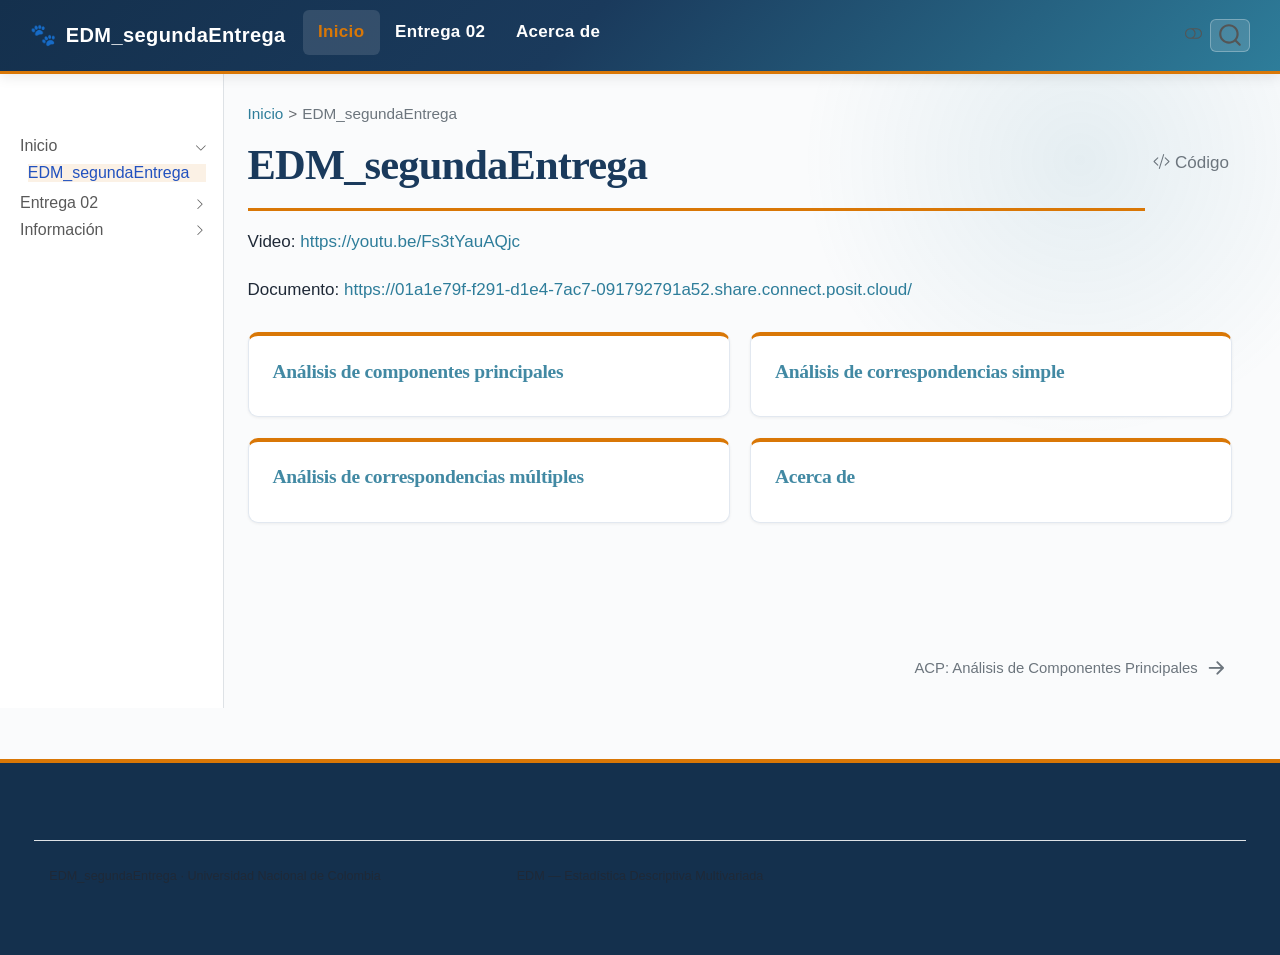
<file: index.html>
<!DOCTYPE html>
<html xmlns="http://www.w3.org/1999/xhtml" lang="es" xml:lang="es"><head>

<meta charset="utf-8">
<meta name="generator" content="quarto-1.10.19">

<meta name="viewport" content="width=device-width, initial-scale=1.0, user-scalable=yes">


<title>EDM_segundaEntrega</title>
<style>
/* Default styles provided by pandoc.
** See https://pandoc.org/MANUAL.html#variables-for-html for config info.
*/
span.smallcaps{font-variant: small-caps;}
div.columns{display: flex; gap: 1.5em;}
div.column{flex: auto;}
@media screen {
div.columns{gap: min(4vw, 1.5em);}
div.column{overflow-x: auto;}
}
div.hanging-indent{margin-left: 1.5em; text-indent: -1.5em;}
ul.task-list{list-style: none;}
ul.task-list li input[type="checkbox"] {
  width: 0.8em;
  margin: 0 0.8em 0.2em -1em; /* quarto-specific, see https://github.com/quarto-dev/quarto-cli/issues/4556 */ 
  vertical-align: middle;
}
/* CSS for syntax highlighting */
html { -webkit-text-size-adjust: 100%; }
pre > code.sourceCode { white-space: pre; position: relative; }
pre > code.sourceCode > span { display: inline-block; line-height: 1.25; }
pre > code.sourceCode > span:empty { height: 1.2em; }
.sourceCode { overflow: visible; }
code.sourceCode > span { color: inherit; text-decoration: inherit; }
div.sourceCode { margin: 1em 0; }
pre.sourceCode { margin: 0; }
@media screen {
div.sourceCode { overflow: auto; }
}
@media print {
pre > code.sourceCode { white-space: pre-wrap; }
pre > code.sourceCode > span { text-indent: -5em; padding-left: 5em; }
}
pre.numberSource code
  { counter-reset: source-line 0; }
pre.numberSource code > span
  { position: relative; left: -4em; counter-increment: source-line; }
pre.numberSource code > span > a:first-child::before
  { content: counter(source-line);
    position: relative; left: -1em; text-align: right; vertical-align: baseline;
    border: none; display: inline-block;
    -webkit-touch-callout: none; -webkit-user-select: none;
    -khtml-user-select: none; -moz-user-select: none;
    -ms-user-select: none; user-select: none;
    padding: 0 4px; width: 4em;
  }
pre.numberSource { margin-left: 3em;  padding-left: 4px; }
div.sourceCode
  {   }
@media screen {
pre > code.sourceCode > span > a:first-child::before { text-decoration: underline; }
}
</style>


<script src="site_libs/quarto-nav/quarto-nav.js"></script>
<script src="site_libs/clipboard/clipboard.min.js"></script>
<script src="site_libs/quarto-search/autocomplete.umd.js"></script>
<script src="site_libs/quarto-search/fuse.min.js"></script>
<script src="site_libs/quarto-search/quarto-search.js"></script>
<meta name="quarto:offset" content="./">
<link href="./entregas/PCA.html" rel="next">
<script src="site_libs/quarto-html/quarto.js" type="module"></script>
<script src="site_libs/quarto-html/tabsets/tabsets.js" type="module"></script>
<script src="site_libs/quarto-html/popper.min.js"></script>
<script src="site_libs/quarto-html/tippy.umd.min.js"></script>
<script src="site_libs/quarto-html/anchor.min.js"></script>
<link href="site_libs/quarto-html/tippy.css" rel="stylesheet">
<link href="site_libs/quarto-html/quarto-syntax-highlighting-5c1318cf63eba56dbef7ba16bc7d56f5.css" rel="stylesheet" class="quarto-color-scheme" id="quarto-text-highlighting-styles">
<link href="site_libs/quarto-html/quarto-syntax-highlighting-dark-6453f418aeef366c23116eb9cb0b6816.css" rel="stylesheet" class="quarto-color-scheme quarto-color-alternate" id="quarto-text-highlighting-styles">
<link href="site_libs/quarto-html/quarto-syntax-highlighting-5c1318cf63eba56dbef7ba16bc7d56f5.css" rel="stylesheet" class="quarto-color-scheme-extra" id="quarto-text-highlighting-styles">
<script src="site_libs/bootstrap/bootstrap.min.js"></script>
<link href="site_libs/bootstrap/bootstrap-icons.css" rel="stylesheet">
<link href="site_libs/bootstrap/bootstrap-74d19e79992467fccd1882236d97e988.min.css" rel="stylesheet" append-hash="true" class="quarto-color-scheme" id="quarto-bootstrap" data-mode="light">
<link href="site_libs/bootstrap/bootstrap-dark-070e54764458ee5734a9f7e2965ee2d2.min.css" rel="stylesheet" append-hash="true" class="quarto-color-scheme quarto-color-alternate" id="quarto-bootstrap" data-mode="dark">
<link href="site_libs/bootstrap/bootstrap-74d19e79992467fccd1882236d97e988.min.css" rel="stylesheet" append-hash="true" class="quarto-color-scheme-extra" id="quarto-bootstrap" data-mode="light">
<script id="quarto-search-options" type="application/json">{
  "location": "navbar",
  "copy-button": false,
  "collapse-after": 3,
  "panel-placement": "end",
  "type": "overlay",
  "limit": 30,
  "keyboard-shortcut": [
    "f",
    "/",
    "s"
  ],
  "show-item-context": true,
  "language": {
    "search-no-results-text": "No se han encontrado resultados",
    "search-matching-documents-text": "documentos encontrados",
    "search-copy-link-title": "Copiar el enlace en la búsqueda",
    "search-hide-matches-text": "Ocultar resultados adicionales",
    "search-more-match-text": "resultado adicional en este documento",
    "search-more-matches-text": "resultados adicionales en este documento",
    "search-clear-button-title": "Borrar",
    "search-text-placeholder": "",
    "search-detached-cancel-button-title": "Cancelar",
    "search-submit-button-title": "Enviar",
    "search-label": "Buscar"
  }
}</script>
<style>html{ scroll-behavior: smooth; }</style>
<meta name="author" content="Jared Mijail Ramírez Escalante, María Paula Silva Capera">
<meta name="keywords" content="PetFinder, adopción de mascotas, EDM, R, Quarto">


<link rel="stylesheet" href="styles.css">
</head>

<body class="nav-sidebar docked nav-fixed fullcontent quarto-light"><script id="quarto-html-before-body" type="application/javascript">
    const toggleBodyColorMode = (bsSheetEl) => {
      const mode = bsSheetEl.getAttribute("data-mode");
      const bodyEl = window.document.querySelector("body");
      if (mode === "dark") {
        bodyEl.classList.add("quarto-dark");
        bodyEl.classList.remove("quarto-light");
      } else {
        bodyEl.classList.add("quarto-light");
        bodyEl.classList.remove("quarto-dark");
      }
    }
    const toggleBodyColorPrimary = () => {
      const bsSheetEl = window.document.querySelector("link#quarto-bootstrap:not([rel=disabled-stylesheet])");
      if (bsSheetEl) {
        toggleBodyColorMode(bsSheetEl);
      }
    }
    const setColorSchemeToggle = (alternate) => {
      const toggles = window.document.querySelectorAll('.quarto-color-scheme-toggle');
      for (let i=0; i < toggles.length; i++) {
        const toggle = toggles[i];
        if (toggle) {
          if (alternate) {
            toggle.classList.add("alternate");
          } else {
            toggle.classList.remove("alternate");
          }
        }
      }
    };
    const toggleColorMode = (alternate) => {
      // Switch the stylesheets
      const primaryStylesheets = window.document.querySelectorAll('link.quarto-color-scheme:not(.quarto-color-alternate)');
      const alternateStylesheets = window.document.querySelectorAll('link.quarto-color-scheme.quarto-color-alternate');
      manageTransitions('#quarto-margin-sidebar .nav-link', false);
      if (alternate) {
        // note: dark is layered on light, we don't disable primary!
        enableStylesheet(alternateStylesheets);
        for (const sheetNode of alternateStylesheets) {
          if (sheetNode.id === "quarto-bootstrap") {
            toggleBodyColorMode(sheetNode);
          }
        }
      } else {
        disableStylesheet(alternateStylesheets);
        enableStylesheet(primaryStylesheets)
        toggleBodyColorPrimary();
      }
      manageTransitions('#quarto-margin-sidebar .nav-link', true);
      // Switch the toggles
      setColorSchemeToggle(alternate)
      // Hack to workaround the fact that safari doesn't
      // properly recolor the scrollbar when toggling (#1455)
      if (navigator.userAgent.indexOf('Safari') > 0 && navigator.userAgent.indexOf('Chrome') == -1) {
        manageTransitions("body", false);
        window.scrollTo(0, 1);
        setTimeout(() => {
          window.scrollTo(0, 0);
          manageTransitions("body", true);
        }, 40);
      }
    }
    const disableStylesheet = (stylesheets) => {
      for (let i=0; i < stylesheets.length; i++) {
        const stylesheet = stylesheets[i];
        stylesheet.rel = 'disabled-stylesheet';
      }
    }
    const enableStylesheet = (stylesheets) => {
      for (let i=0; i < stylesheets.length; i++) {
        const stylesheet = stylesheets[i];
        if(stylesheet.rel !== 'stylesheet') { // for Chrome, which will still FOUC without this check
          stylesheet.rel = 'stylesheet';
        }
      }
    }
    const manageTransitions = (selector, allowTransitions) => {
      const els = window.document.querySelectorAll(selector);
      for (let i=0; i < els.length; i++) {
        const el = els[i];
        if (allowTransitions) {
          el.classList.remove('notransition');
        } else {
          el.classList.add('notransition');
        }
      }
    }
    const isFileUrl = () => {
      return window.location.protocol === 'file:';
    }
    const hasAlternateSentinel = () => {
      let styleSentinel = getColorSchemeSentinel();
      if (styleSentinel !== null) {
        return styleSentinel === "alternate";
      } else {
        return false;
      }
    }
    const setStyleSentinel = (alternate) => {
      const value = alternate ? "alternate" : "default";
      if (!isFileUrl()) {
        window.localStorage.setItem("quarto-color-scheme", value);
      } else {
        localAlternateSentinel = value;
      }
    }
    const getColorSchemeSentinel = () => {
      if (!isFileUrl()) {
        const storageValue = window.localStorage.getItem("quarto-color-scheme");
        return storageValue != null ? storageValue : localAlternateSentinel;
      } else {
        return localAlternateSentinel;
      }
    }
    const toggleGiscusIfUsed = (isAlternate, darkModeDefault) => {
      const baseTheme = document.querySelector('#giscus-base-theme')?.value ?? 'light';
      const alternateTheme = document.querySelector('#giscus-alt-theme')?.value ?? 'dark';
      let newTheme = '';
      if(authorPrefersDark) {
        newTheme = isAlternate ? baseTheme : alternateTheme;
      } else {
        newTheme = isAlternate ? alternateTheme : baseTheme;
      }
      const changeGiscusTheme = () => {
        // From: https://github.com/giscus/giscus/issues/336
        const sendMessage = (message) => {
          const iframe = document.querySelector('iframe.giscus-frame');
          if (!iframe) return;
          iframe.contentWindow.postMessage({ giscus: message }, 'https://giscus.app');
        }
        sendMessage({
          setConfig: {
            theme: newTheme
          }
        });
      }
      const isGiscussLoaded = window.document.querySelector('iframe.giscus-frame') !== null;
      if (isGiscussLoaded) {
        changeGiscusTheme();
      }
    };
    const authorPrefersDark = false;
    const darkModeDefault = authorPrefersDark;
      document.querySelector('link#quarto-text-highlighting-styles.quarto-color-scheme-extra').rel = 'disabled-stylesheet';
      document.querySelector('link#quarto-bootstrap.quarto-color-scheme-extra').rel = 'disabled-stylesheet';
    let localAlternateSentinel = darkModeDefault ? 'alternate' : 'default';
    // Dark / light mode switch
    window.quartoToggleColorScheme = () => {
      // Read the current dark / light value
      let toAlternate = !hasAlternateSentinel();
      toggleColorMode(toAlternate);
      setStyleSentinel(toAlternate);
      toggleGiscusIfUsed(toAlternate, darkModeDefault);
      window.dispatchEvent(new Event('resize'));
    };
    // Switch to dark mode if need be
    if (hasAlternateSentinel()) {
      toggleColorMode(true);
    } else {
      toggleColorMode(false);
    }
  </script>

<div id="quarto-search-results"></div>
  <header id="quarto-header" class="headroom fixed-top">
    <nav class="navbar navbar-expand-lg " data-bs-theme="dark">
      <div class="navbar-container container-fluid">
      <div class="navbar-brand-container mx-auto">
    <a class="navbar-brand" href="./index.html">
    <span class="navbar-title">EDM_segundaEntrega</span>
    </a>
  </div>
            <div id="quarto-search" class="" title="Buscar"></div>
          <button class="navbar-toggler" type="button" data-bs-toggle="collapse" data-bs-target="#navbarCollapse" aria-controls="navbarCollapse" role="menu" aria-expanded="false" aria-label="Navegación de palanca" onclick="if (window.quartoToggleHeadroom) { window.quartoToggleHeadroom(); }">
  <span class="navbar-toggler-icon"></span>
</button>
          <div class="collapse navbar-collapse" id="navbarCollapse">
            <ul class="navbar-nav navbar-nav-scroll me-auto">
  <li class="nav-item">
    <a class="nav-link active" href="./index.html" aria-current="page"> 
<span class="menu-text">Inicio</span></a>
  </li>  
  <li class="nav-item dropdown ">
    <a class="nav-link dropdown-toggle" href="#" id="nav-menu-entrega-02" role="link" data-bs-toggle="dropdown" aria-expanded="false">
 <span class="menu-text">Entrega 02</span>
    </a>
    <ul class="dropdown-menu" aria-labelledby="nav-menu-entrega-02">    
        <li>
    <a class="dropdown-item" href="./entregas/PCA.html">
 <span class="dropdown-text">Análisis de Componentes Principales</span></a>
  </li>  
        <li>
    <a class="dropdown-item" href="./entregas/ACS.html">
 <span class="dropdown-text">Análisis de Correspondencias Simple</span></a>
  </li>  
        <li>
    <a class="dropdown-item" href="./entregas/ACM.html">
 <span class="dropdown-text">Análisis de Correspondencias Múltiples</span></a>
  </li>  
    </ul>
  </li>
  <li class="nav-item">
    <a class="nav-link" href="./about.html"> 
<span class="menu-text">Acerca de</span></a>
  </li>  
</ul>
          </div> <!-- /navcollapse -->
            <div class="quarto-navbar-tools">
  <a href="" class="quarto-color-scheme-toggle quarto-navigation-tool  px-1" onclick="window.quartoToggleColorScheme(); return false;" title="Alternar modo oscuro"><i class="bi"></i></a>
</div>
      </div> <!-- /container-fluid -->
    </nav>
  <nav class="quarto-secondary-nav">
    <div class="container-fluid d-flex">
      <button type="button" class="quarto-btn-toggle btn" data-bs-toggle="collapse" role="button" data-bs-target=".quarto-sidebar-collapse-item" aria-controls="quarto-sidebar" aria-expanded="false" aria-label="Alternar barra lateral" onclick="if (window.quartoToggleHeadroom) { window.quartoToggleHeadroom(); }">
        <i class="bi bi-layout-text-sidebar-reverse"></i>
      </button>
        <nav class="quarto-page-breadcrumbs" aria-label="breadcrumb"><ol class="breadcrumb"><li class="breadcrumb-item"><a href="./index.html">Inicio</a></li><li class="breadcrumb-item"><a href="./index.html">EDM_segundaEntrega</a></li></ol></nav>
        <a class="flex-grow-1" role="navigation" data-bs-toggle="collapse" data-bs-target=".quarto-sidebar-collapse-item" aria-controls="quarto-sidebar" aria-expanded="false" aria-label="Alternar barra lateral" onclick="if (window.quartoToggleHeadroom) { window.quartoToggleHeadroom(); }">      
        </a>
      <button type="button" class="btn quarto-search-button" aria-label="Buscar" onclick="window.quartoOpenSearch();">
        <i class="bi bi-search"></i>
      </button>
    </div>
  </nav>
</header>
<!-- content -->
<div id="quarto-content" class="quarto-container page-columns page-rows-contents page-layout-article page-navbar">
<!-- sidebar -->
  <nav id="quarto-sidebar" class="sidebar collapse collapse-horizontal quarto-sidebar-collapse-item sidebar-navigation docked overflow-auto">
        <div class="mt-2 flex-shrink-0 align-items-center">
        <div class="sidebar-search">
        <div id="quarto-search" class="" title="Buscar"></div>
        </div>
        </div>
    <div class="sidebar-menu-container"> 
    <ul class="list-unstyled mt-1">
        <li class="sidebar-item sidebar-item-section">
      <div class="sidebar-item-container"> 
            <a class="sidebar-item-text sidebar-link text-start" data-bs-toggle="collapse" data-bs-target="#quarto-sidebar-section-1" role="navigation" aria-expanded="true">
 <span class="menu-text">Inicio</span></a>
          <a class="sidebar-item-toggle text-start" data-bs-toggle="collapse" data-bs-target="#quarto-sidebar-section-1" role="navigation" aria-expanded="true" aria-label="Alternar sección">
            <i class="bi bi-chevron-right ms-2"></i>
          </a> 
      </div>
      <ul id="quarto-sidebar-section-1" class="collapse list-unstyled sidebar-section depth1 show">  
          <li class="sidebar-item">
  <div class="sidebar-item-container"> 
  <a href="./index.html" class="sidebar-item-text sidebar-link active">
 <span class="menu-text">EDM_segundaEntrega</span></a>
  </div>
</li>
      </ul>
  </li>
        <li class="sidebar-item sidebar-item-section">
      <div class="sidebar-item-container"> 
            <a class="sidebar-item-text sidebar-link text-start collapsed" data-bs-toggle="collapse" data-bs-target="#quarto-sidebar-section-2" role="navigation" aria-expanded="false">
 <span class="menu-text">Entrega 02</span></a>
          <a class="sidebar-item-toggle text-start collapsed" data-bs-toggle="collapse" data-bs-target="#quarto-sidebar-section-2" role="navigation" aria-expanded="false" aria-label="Alternar sección">
            <i class="bi bi-chevron-right ms-2"></i>
          </a> 
      </div>
      <ul id="quarto-sidebar-section-2" class="collapse list-unstyled sidebar-section depth1 ">  
          <li class="sidebar-item">
  <div class="sidebar-item-container"> 
  <a href="./entregas/PCA.html" class="sidebar-item-text sidebar-link">
 <span class="menu-text">ACP: Análisis de Componentes Principales</span></a>
  </div>
</li>
          <li class="sidebar-item">
  <div class="sidebar-item-container"> 
  <a href="./entregas/ACS.html" class="sidebar-item-text sidebar-link">
 <span class="menu-text">EACS: Análisis de correspondencias simple</span></a>
  </div>
</li>
          <li class="sidebar-item">
  <div class="sidebar-item-container"> 
  <a href="./entregas/ACM.html" class="sidebar-item-text sidebar-link">
 <span class="menu-text">ACM: Análisis de correspondencias múltiples</span></a>
  </div>
</li>
      </ul>
  </li>
        <li class="sidebar-item sidebar-item-section">
      <div class="sidebar-item-container"> 
            <a class="sidebar-item-text sidebar-link text-start collapsed" data-bs-toggle="collapse" data-bs-target="#quarto-sidebar-section-3" role="navigation" aria-expanded="false">
 <span class="menu-text">Información</span></a>
          <a class="sidebar-item-toggle text-start collapsed" data-bs-toggle="collapse" data-bs-target="#quarto-sidebar-section-3" role="navigation" aria-expanded="false" aria-label="Alternar sección">
            <i class="bi bi-chevron-right ms-2"></i>
          </a> 
      </div>
      <ul id="quarto-sidebar-section-3" class="collapse list-unstyled sidebar-section depth1 ">  
          <li class="sidebar-item">
  <div class="sidebar-item-container"> 
  <a href="./about.html" class="sidebar-item-text sidebar-link">
 <span class="menu-text">Acerca de</span></a>
  </div>
</li>
      </ul>
  </li>
    </ul>
    </div>
</nav>
<div id="quarto-sidebar-glass" class="quarto-sidebar-collapse-item" data-bs-toggle="collapse" data-bs-target=".quarto-sidebar-collapse-item"></div>
<!-- margin-sidebar -->
    
<!-- main -->
<main class="content" id="quarto-document-content">


<header id="title-block-header" class="quarto-title-block default"><nav class="quarto-page-breadcrumbs quarto-title-breadcrumbs d-none d-lg-block" aria-label="breadcrumb"><ol class="breadcrumb"><li class="breadcrumb-item"><a href="./index.html">Inicio</a></li><li class="breadcrumb-item"><a href="./index.html">EDM_segundaEntrega</a></li></ol></nav>
<div class="quarto-title">
<div class="quarto-title-block"><div><h1 class="title">EDM_segundaEntrega</h1><button type="button" class="btn code-tools-button" id="quarto-code-tools-source"><i class="bi"></i> Código</button></div></div>
</div>



<div class="quarto-title-meta">

    
  
    
  </div>
  


</header>


<p>Video: <a href="https://youtu.be/Fs3tYauAQjc" class="uri">https://youtu.be/Fs3tYauAQjc</a></p>
<p>Documento: <a href="https://01a1e79f-f291-d1e4-7ac7-091792791a52.share.connect.posit.cloud/" class="uri">https://01a1e79f-f291-d1e4-7ac7-091792791a52.share.connect.posit.cloud/</a></p>
<div class="card-grid">
<section id="análisis-de-componentes-principales" class="level3 card">
<h3 class="anchored" data-anchor-id="análisis-de-componentes-principales"><a href="./entregas/PCA.html">Análisis de componentes principales</a></h3>
</section>
<section id="análisis-de-correspondencias-simple" class="level3 card">
<h3 class="anchored" data-anchor-id="análisis-de-correspondencias-simple"><a href="./entregas/ACS.html">Análisis de correspondencias simple</a></h3>
</section>
<section id="análisis-de-correspondencias-múltiples" class="level3 card">
<h3 class="anchored" data-anchor-id="análisis-de-correspondencias-múltiples"><a href="./entregas/ACM.html">Análisis de correspondencias múltiples</a></h3>
</section>
<section id="acerca-de" class="level3 card">
<h3 class="anchored" data-anchor-id="acerca-de"><a href="./about.html">Acerca de</a></h3>
</section>
</div>


<!-- -->


<a onclick="window.scrollTo(0, 0); return false;" role="button" id="quarto-back-to-top"><i class="bi bi-arrow-up"></i> Volver arriba</a></main> <!-- /main -->
<script id="quarto-html-after-body" type="application/javascript">
  window.document.addEventListener("DOMContentLoaded", function (event) {
    // Ensure there is a toggle, if there isn't float one in the top right
    if (window.document.querySelector('.quarto-color-scheme-toggle') === null) {
      const a = window.document.createElement('a');
      a.classList.add('top-right');
      a.classList.add('quarto-color-scheme-toggle');
      a.href = "";
      a.onclick = function() { try { window.quartoToggleColorScheme(); } catch {} return false; };
      const i = window.document.createElement("i");
      i.classList.add('bi');
      a.appendChild(i);
      window.document.body.appendChild(a);
    }
    setColorSchemeToggle(hasAlternateSentinel())
    const icon = "";
    const anchorJS = new window.AnchorJS();
    anchorJS.options = {
      placement: 'right',
      icon: icon
    };
    anchorJS.add('.anchored');
    const isCodeAnnotation = (el) => {
      for (const clz of el.classList) {
        if (clz.startsWith('code-annotation-')) {                     
          return true;
        }
      }
      return false;
    }
    const onCopySuccess = function(e) {
      // button target
      const button = e.trigger;
      // don't keep focus
      button.blur();
      // flash "checked"
      button.classList.add('code-copy-button-checked');
      var currentTitle = button.getAttribute("title");
      button.setAttribute("title", "Copiado");
      let tooltip;
      if (window.bootstrap) {
        button.setAttribute("data-bs-toggle", "tooltip");
        button.setAttribute("data-bs-placement", "left");
        button.setAttribute("data-bs-title", "Copiado");
        tooltip = new bootstrap.Tooltip(button, 
          { trigger: "manual", 
            customClass: "code-copy-button-tooltip",
            offset: [0, -8]});
        tooltip.show();    
      }
      setTimeout(function() {
        if (tooltip) {
          tooltip.hide();
          button.removeAttribute("data-bs-title");
          button.removeAttribute("data-bs-toggle");
          button.removeAttribute("data-bs-placement");
        }
        button.setAttribute("title", currentTitle);
        button.classList.remove('code-copy-button-checked');
      }, 1000);
      // clear code selection
      e.clearSelection();
    }
    const getTextToCopy = function(trigger) {
      const outerScaffold = trigger.parentElement.cloneNode(true);
      const codeEl = outerScaffold.querySelector('code');
      for (const childEl of codeEl.children) {
        if (isCodeAnnotation(childEl)) {
          childEl.remove();
        }
      }
      return codeEl.innerText;
    }
    const clipboard = new window.ClipboardJS('.code-copy-button:not([data-in-quarto-modal])', {
      text: getTextToCopy
    });
    clipboard.on('success', onCopySuccess);
    if (window.document.getElementById('quarto-embedded-source-code-modal')) {
      const clipboardModal = new window.ClipboardJS('.code-copy-button[data-in-quarto-modal]', {
        text: getTextToCopy,
        container: window.document.getElementById('quarto-embedded-source-code-modal')
      });
      clipboardModal.on('success', onCopySuccess);
    }
    const viewSource = window.document.getElementById('quarto-view-source') ||
                       window.document.getElementById('quarto-code-tools-source');
    if (viewSource) {
      const sourceUrl = viewSource.getAttribute("data-quarto-source-url");
      viewSource.addEventListener("click", function(e) {
        if (sourceUrl) {
          // rstudio viewer pane
          if (/\bcapabilities=\b/.test(window.location)) {
            window.open(sourceUrl);
          } else {
            window.location.href = sourceUrl;
          }
        } else {
          const modal = new bootstrap.Modal(document.getElementById('quarto-embedded-source-code-modal'));
          modal.show();
        }
        return false;
      });
    }
    function toggleCodeHandler(show) {
      return function(e) {
        const cellDetails = window.document.querySelectorAll(".cell details.code-fold");
        for (let i=0; i<cellDetails.length; i++) {
          const details = cellDetails[i];
          if (show) {
            details.open = true;
          } else {
            details.removeAttribute("open");
          }
        }
        const cellCodeDivs = window.document.querySelectorAll(".cell div.sourceCode.cell-code");
        const fromCls = show ? "hidden" : "unhidden";
        const toCls = show ? "unhidden" : "hidden";
        for (let i=0; i<cellCodeDivs.length; i++) {
          const codeDiv = cellCodeDivs[i];
          if (codeDiv.classList.contains(fromCls)) {
            codeDiv.classList.remove(fromCls);
            codeDiv.classList.add(toCls);
          } 
        }
        return false;
      }
    }
    const hideAllCode = window.document.getElementById("quarto-hide-all-code");
    if (hideAllCode) {
      hideAllCode.addEventListener("click", toggleCodeHandler(false));
    }
    const showAllCode = window.document.getElementById("quarto-show-all-code");
    if (showAllCode) {
      showAllCode.addEventListener("click", toggleCodeHandler(true));
    }
      var localhostRegex = new RegExp(/^(?:http|https):\/\/localhost\:?[0-9]*\//);
      var mailtoRegex = new RegExp(/^mailto:/);
        var filterRegex = new RegExp("https:\/\/marsilvaa\.github\.io\/EDM_PetFInders_2\/");
      var isInternal = (href) => {
          return filterRegex.test(href) || localhostRegex.test(href) || mailtoRegex.test(href);
      }
      // Inspect non-navigation links and adorn them if external
     var links = window.document.querySelectorAll('a[href]:not(.nav-link):not(.navbar-brand):not(.toc-action):not(.sidebar-link):not(.sidebar-item-toggle):not(.pagination-link):not(.no-external):not([aria-hidden]):not(.dropdown-item):not(.quarto-navigation-tool):not(.about-link)');
      for (var i=0; i<links.length; i++) {
        const link = links[i];
        if (!isInternal(link.href)) {
          // undo the damage that might have been done by quarto-nav.js in the case of
          // links that we want to consider external
          if (link.dataset.originalHref !== undefined) {
            link.href = link.dataset.originalHref;
          }
            // target, if specified
            link.setAttribute("target", "_blank");
            if (link.getAttribute("rel") === null) {
              link.setAttribute("rel", "noopener");
            }
            // default icon
            link.classList.add("external");
        }
      }
    function tippyHover(el, contentFn, onTriggerFn, onUntriggerFn) {
      const config = {
        allowHTML: true,
        maxWidth: 500,
        delay: 100,
        arrow: false,
        appendTo: function(el) {
            return el.parentElement;
        },
        interactive: true,
        interactiveBorder: 10,
        theme: 'quarto',
        placement: 'bottom-start',
      };
      if (contentFn) {
        config.content = contentFn;
      }
      if (onTriggerFn) {
        config.onTrigger = onTriggerFn;
      }
      if (onUntriggerFn) {
        config.onUntrigger = onUntriggerFn;
      }
      window.tippy(el, config); 
    }
    const noterefs = window.document.querySelectorAll('a[role="doc-noteref"]');
    for (var i=0; i<noterefs.length; i++) {
      const ref = noterefs[i];
      tippyHover(ref, function() {
        // use id or data attribute instead here
        let href = ref.getAttribute('data-footnote-href') || ref.getAttribute('href');
        try { href = new URL(href).hash; } catch {}
        const id = href.replace(/^#\/?/, "");
        const note = window.document.getElementById(id);
        if (note) {
          return note.innerHTML;
        } else {
          return "";
        }
      });
    }
    const xrefs = window.document.querySelectorAll('a.quarto-xref');
    const processXRef = (id, note) => {
      // Strip column container classes
      const stripColumnClz = (el) => {
        el.classList.remove("page-full", "page-columns");
        if (el.children) {
          for (const child of el.children) {
            stripColumnClz(child);
          }
        }
      }
      stripColumnClz(note)
      if (id === null || id.startsWith('sec-')) {
        // Special case sections, only their first couple elements
        const container = document.createElement("div");
        if (note.children && note.children.length > 2) {
          container.appendChild(note.children[0].cloneNode(true));
          for (let i = 1; i < note.children.length; i++) {
            const child = note.children[i];
            if (child.tagName === "P" && child.innerText === "") {
              continue;
            } else {
              container.appendChild(child.cloneNode(true));
              break;
            }
          }
          if (window.Quarto?.typesetMath) {
            window.Quarto.typesetMath(container);
          }
          return container.innerHTML
        } else {
          if (window.Quarto?.typesetMath) {
            window.Quarto.typesetMath(note);
          }
          return note.innerHTML;
        }
      } else {
        // Remove any anchor links if they are present
        const anchorLink = note.querySelector('a.anchorjs-link');
        if (anchorLink) {
          anchorLink.remove();
        }
        if (window.Quarto?.typesetMath) {
          window.Quarto.typesetMath(note);
        }
        if (note.classList.contains("callout")) {
          return note.outerHTML;
        } else {
          return note.innerHTML;
        }
      }
    }
    for (var i=0; i<xrefs.length; i++) {
      const xref = xrefs[i];
      tippyHover(xref, undefined, function(instance) {
        instance.disable();
        let url = xref.getAttribute('href');
        let hash = undefined; 
        if (url.startsWith('#')) {
          hash = url;
        } else {
          try { hash = new URL(url).hash; } catch {}
        }
        if (hash) {
          const id = hash.replace(/^#\/?/, "");
          const note = window.document.getElementById(id);
          if (note !== null) {
            try {
              const html = processXRef(id, note.cloneNode(true));
              instance.setContent(html);
            } finally {
              instance.enable();
              instance.show();
            }
          } else {
            // See if we can fetch this
            fetch(url.split('#')[0])
            .then(res => res.text())
            .then(html => {
              const parser = new DOMParser();
              const htmlDoc = parser.parseFromString(html, "text/html");
              const note = htmlDoc.getElementById(id);
              if (note !== null) {
                const html = processXRef(id, note);
                instance.setContent(html);
              } 
            }).finally(() => {
              instance.enable();
              instance.show();
            });
          }
        } else {
          // See if we can fetch a full url (with no hash to target)
          // This is a special case and we should probably do some content thinning / targeting
          fetch(url)
          .then(res => res.text())
          .then(html => {
            const parser = new DOMParser();
            const htmlDoc = parser.parseFromString(html, "text/html");
            const note = htmlDoc.querySelector('main.content');
            if (note !== null) {
              // This should only happen for chapter cross references
              // (since there is no id in the URL)
              // remove the first header
              if (note.children.length > 0 && note.children[0].tagName === "HEADER") {
                note.children[0].remove();
              }
              const html = processXRef(null, note);
              instance.setContent(html);
            } 
          }).finally(() => {
            instance.enable();
            instance.show();
          });
        }
      }, function(instance) {
      });
    }
        let selectedAnnoteEl;
        const selectorForAnnotation = ( cell, annotation) => {
          let cellAttr = 'data-code-cell="' + cell + '"';
          let lineAttr = 'data-code-annotation="' +  annotation + '"';
          const selector = 'span[' + cellAttr + '][' + lineAttr + ']';
          return selector;
        }
        const selectCodeLines = (annoteEl) => {
          const doc = window.document;
          const targetCell = annoteEl.getAttribute("data-target-cell");
          const targetAnnotation = annoteEl.getAttribute("data-target-annotation");
          const annoteSpan = window.document.querySelector(selectorForAnnotation(targetCell, targetAnnotation));
          const lines = annoteSpan.getAttribute("data-code-lines").split(",");
          const lineIds = lines.map((line) => {
            return targetCell + "-" + line;
          })
          let top = null;
          let height = null;
          let parent = null;
          if (lineIds.length > 0) {
              //compute the position of the single el (top and bottom and make a div)
              const el = window.document.getElementById(lineIds[0]);
              top = el.offsetTop;
              height = el.offsetHeight;
              parent = el.parentElement.parentElement;
            if (lineIds.length > 1) {
              const lastEl = window.document.getElementById(lineIds[lineIds.length - 1]);
              const bottom = lastEl.offsetTop + lastEl.offsetHeight;
              height = bottom - top;
            }
            if (top !== null && height !== null && parent !== null) {
              // cook up a div (if necessary) and position it 
              let div = window.document.getElementById("code-annotation-line-highlight");
              if (div === null) {
                div = window.document.createElement("div");
                div.setAttribute("id", "code-annotation-line-highlight");
                div.style.position = 'absolute';
                parent.appendChild(div);
              }
              div.style.top = top - 2 + "px";
              div.style.height = height + 4 + "px";
              div.style.left = 0;
              let gutterDiv = window.document.getElementById("code-annotation-line-highlight-gutter");
              if (gutterDiv === null) {
                gutterDiv = window.document.createElement("div");
                gutterDiv.setAttribute("id", "code-annotation-line-highlight-gutter");
                gutterDiv.style.position = 'absolute';
                const codeCell = window.document.getElementById(targetCell);
                const gutter = codeCell.querySelector('.code-annotation-gutter');
                gutter.appendChild(gutterDiv);
              }
              gutterDiv.style.top = top - 2 + "px";
              gutterDiv.style.height = height + 4 + "px";
            }
            selectedAnnoteEl = annoteEl;
          }
        };
        const unselectCodeLines = () => {
          const elementsIds = ["code-annotation-line-highlight", "code-annotation-line-highlight-gutter"];
          elementsIds.forEach((elId) => {
            const div = window.document.getElementById(elId);
            if (div) {
              div.remove();
            }
          });
          selectedAnnoteEl = undefined;
        };
          // Handle positioning of the toggle
      window.addEventListener(
        "resize",
        throttle(() => {
          elRect = undefined;
          if (selectedAnnoteEl) {
            selectCodeLines(selectedAnnoteEl);
          }
        }, 10)
      );
      function throttle(fn, ms) {
      let throttle = false;
      let timer;
        return (...args) => {
          if(!throttle) { // first call gets through
              fn.apply(this, args);
              throttle = true;
          } else { // all the others get throttled
              if(timer) clearTimeout(timer); // cancel #2
              timer = setTimeout(() => {
                fn.apply(this, args);
                timer = throttle = false;
              }, ms);
          }
        };
      }
        // Attach click handler to the DT
        const annoteDls = window.document.querySelectorAll('dt[data-target-cell]');
        for (const annoteDlNode of annoteDls) {
          annoteDlNode.addEventListener('click', (event) => {
            const clickedEl = event.target;
            if (clickedEl !== selectedAnnoteEl) {
              unselectCodeLines();
              const activeEl = window.document.querySelector('dt[data-target-cell].code-annotation-active');
              if (activeEl) {
                activeEl.classList.remove('code-annotation-active');
              }
              selectCodeLines(clickedEl);
              clickedEl.classList.add('code-annotation-active');
            } else {
              // Unselect the line
              unselectCodeLines();
              clickedEl.classList.remove('code-annotation-active');
            }
          });
        }
    const findCites = (el) => {
      const parentEl = el.parentElement;
      if (parentEl) {
        const cites = parentEl.dataset.cites;
        if (cites) {
          return {
            el,
            cites: cites.split(' ')
          };
        } else {
          return findCites(el.parentElement)
        }
      } else {
        return undefined;
      }
    };
    var bibliorefs = window.document.querySelectorAll('a[role="doc-biblioref"]');
    for (var i=0; i<bibliorefs.length; i++) {
      const ref = bibliorefs[i];
      const citeInfo = findCites(ref);
      if (citeInfo) {
        tippyHover(citeInfo.el, function() {
          var popup = window.document.createElement('div');
          citeInfo.cites.forEach(function(cite) {
            var citeDiv = window.document.createElement('div');
            citeDiv.classList.add('hanging-indent');
            citeDiv.classList.add('csl-entry');
            var biblioDiv = window.document.getElementById('ref-' + cite);
            if (biblioDiv) {
              citeDiv.innerHTML = biblioDiv.innerHTML;
            }
            popup.appendChild(citeDiv);
          });
          return popup.innerHTML;
        });
      }
    }
  });
  </script>
<nav class="page-navigation">
  <div class="nav-page nav-page-previous">
  </div>
  <div class="nav-page nav-page-next">
      <a href="./entregas/PCA.html" class="pagination-link" aria-label="ACP: Análisis de Componentes Principales">
        <span class="nav-page-text">ACP: Análisis de Componentes Principales</span> <i class="bi bi-arrow-right-short"></i>
      </a>
  </div>
</nav><div class="modal fade" id="quarto-embedded-source-code-modal" tabindex="-1" aria-labelledby="quarto-embedded-source-code-modal-label" aria-hidden="true"><div class="modal-dialog modal-dialog-scrollable"><div class="modal-content"><div class="modal-header"><h5 class="modal-title" id="quarto-embedded-source-code-modal-label">Ejecutar el código</h5><button class="btn-close" data-bs-dismiss="modal"></button></div><div class="modal-body"><div class="">
<div class="code-copy-outer-scaffold"><div class="sourceCode" id="cb1" data-shortcodes="false"><pre class="sourceCode markdown code-with-copy"><code class="sourceCode markdown"><span id="cb1-1"><a href="#cb1-1" aria-hidden="true" tabindex="-1"></a><span class="co">---</span></span>
<span id="cb1-2"><a href="#cb1-2" aria-hidden="true" tabindex="-1"></a><span class="an">title:</span><span class="co"> "EDM_segundaEntrega"</span></span>
<span id="cb1-3"><a href="#cb1-3" aria-hidden="true" tabindex="-1"></a><span class="an">toc:</span><span class="co"> false</span></span>
<span id="cb1-4"><a href="#cb1-4" aria-hidden="true" tabindex="-1"></a><span class="co">---</span></span>
<span id="cb1-5"><a href="#cb1-5" aria-hidden="true" tabindex="-1"></a></span>
<span id="cb1-6"><a href="#cb1-6" aria-hidden="true" tabindex="-1"></a>Video: <span class="ot">&lt;https://youtu.be/Fs3tYauAQjc&gt;</span></span>
<span id="cb1-7"><a href="#cb1-7" aria-hidden="true" tabindex="-1"></a></span>
<span id="cb1-8"><a href="#cb1-8" aria-hidden="true" tabindex="-1"></a>Documento: <span class="ot">&lt;https://01a1e79f-f291-d1e4-7ac7-091792791a52.share.connect.posit.cloud/&gt;</span></span>
<span id="cb1-9"><a href="#cb1-9" aria-hidden="true" tabindex="-1"></a></span>
<span id="cb1-10"><a href="#cb1-10" aria-hidden="true" tabindex="-1"></a>::::::: card-grid</span>
<span id="cb1-11"><a href="#cb1-11" aria-hidden="true" tabindex="-1"></a>::: card</span>
<span id="cb1-12"><a href="#cb1-12" aria-hidden="true" tabindex="-1"></a><span class="fu">### [Análisis de componentes principales](entregas/PCA.qmd)</span></span>
<span id="cb1-13"><a href="#cb1-13" aria-hidden="true" tabindex="-1"></a>:::</span>
<span id="cb1-14"><a href="#cb1-14" aria-hidden="true" tabindex="-1"></a></span>
<span id="cb1-15"><a href="#cb1-15" aria-hidden="true" tabindex="-1"></a>::: card</span>
<span id="cb1-16"><a href="#cb1-16" aria-hidden="true" tabindex="-1"></a><span class="fu">### [Análisis de correspondencias simple](entregas/ACS.qmd)</span></span>
<span id="cb1-17"><a href="#cb1-17" aria-hidden="true" tabindex="-1"></a>:::</span>
<span id="cb1-18"><a href="#cb1-18" aria-hidden="true" tabindex="-1"></a></span>
<span id="cb1-19"><a href="#cb1-19" aria-hidden="true" tabindex="-1"></a>::: card</span>
<span id="cb1-20"><a href="#cb1-20" aria-hidden="true" tabindex="-1"></a><span class="fu">### [Análisis de correspondencias múltiples](entregas/ACM.qmd)</span></span>
<span id="cb1-21"><a href="#cb1-21" aria-hidden="true" tabindex="-1"></a>:::</span>
<span id="cb1-22"><a href="#cb1-22" aria-hidden="true" tabindex="-1"></a></span>
<span id="cb1-23"><a href="#cb1-23" aria-hidden="true" tabindex="-1"></a>::: card</span>
<span id="cb1-24"><a href="#cb1-24" aria-hidden="true" tabindex="-1"></a><span class="fu">### [Acerca de](about.qmd)</span></span>
<span id="cb1-25"><a href="#cb1-25" aria-hidden="true" tabindex="-1"></a>:::</span>
<span id="cb1-26"><a href="#cb1-26" aria-hidden="true" tabindex="-1"></a>:::::::</span></code></pre></div><button title="Copiar al portapapeles" class="code-copy-button" data-in-quarto-modal=""><i class="bi"></i></button></div>
</div></div></div></div></div>
</div> <!-- /content -->
<footer class="footer">
  <div class="nav-footer">
    <div class="nav-footer-left">
<p>EDM_segundaEntrega · Universidad Nacional de Colombia</p>
</div>   
    <div class="nav-footer-center">
<p>EDM — Estadística Descriptiva Multivariada</p>
</div>
    <div class="nav-footer-right">
      &nbsp;
    </div>
  </div>
</footer>




<script src="site_libs/quarto-html/zenscroll-min.js"></script>
</body></html>
</file>
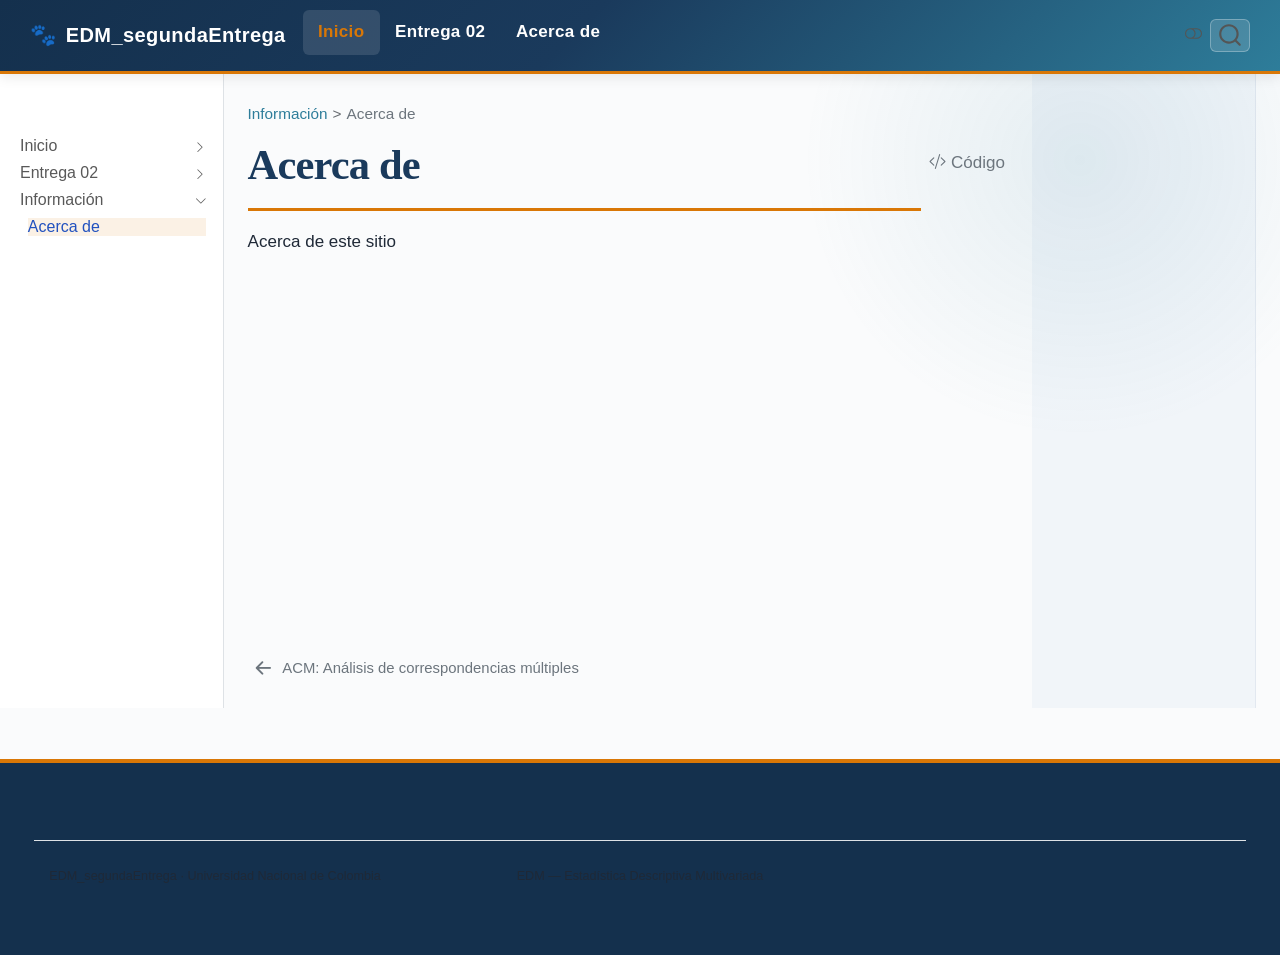
<file: about.html>
<!DOCTYPE html>
<html xmlns="http://www.w3.org/1999/xhtml" lang="es" xml:lang="es"><head>

<meta charset="utf-8">
<meta name="generator" content="quarto-1.10.19">

<meta name="viewport" content="width=device-width, initial-scale=1.0, user-scalable=yes">


<title>Acerca de – EDM_segundaEntrega</title>
<style>
/* Default styles provided by pandoc.
** See https://pandoc.org/MANUAL.html#variables-for-html for config info.
*/
span.smallcaps{font-variant: small-caps;}
div.columns{display: flex; gap: 1.5em;}
div.column{flex: auto;}
@media screen {
div.columns{gap: min(4vw, 1.5em);}
div.column{overflow-x: auto;}
}
div.hanging-indent{margin-left: 1.5em; text-indent: -1.5em;}
ul.task-list{list-style: none;}
ul.task-list li input[type="checkbox"] {
  width: 0.8em;
  margin: 0 0.8em 0.2em -1em; /* quarto-specific, see https://github.com/quarto-dev/quarto-cli/issues/4556 */ 
  vertical-align: middle;
}
/* CSS for syntax highlighting */
html { -webkit-text-size-adjust: 100%; }
pre > code.sourceCode { white-space: pre; position: relative; }
pre > code.sourceCode > span { display: inline-block; line-height: 1.25; }
pre > code.sourceCode > span:empty { height: 1.2em; }
.sourceCode { overflow: visible; }
code.sourceCode > span { color: inherit; text-decoration: inherit; }
div.sourceCode { margin: 1em 0; }
pre.sourceCode { margin: 0; }
@media screen {
div.sourceCode { overflow: auto; }
}
@media print {
pre > code.sourceCode { white-space: pre-wrap; }
pre > code.sourceCode > span { text-indent: -5em; padding-left: 5em; }
}
pre.numberSource code
  { counter-reset: source-line 0; }
pre.numberSource code > span
  { position: relative; left: -4em; counter-increment: source-line; }
pre.numberSource code > span > a:first-child::before
  { content: counter(source-line);
    position: relative; left: -1em; text-align: right; vertical-align: baseline;
    border: none; display: inline-block;
    -webkit-touch-callout: none; -webkit-user-select: none;
    -khtml-user-select: none; -moz-user-select: none;
    -ms-user-select: none; user-select: none;
    padding: 0 4px; width: 4em;
  }
pre.numberSource { margin-left: 3em;  padding-left: 4px; }
div.sourceCode
  {   }
@media screen {
pre > code.sourceCode > span > a:first-child::before { text-decoration: underline; }
}
</style>


<script src="site_libs/quarto-nav/quarto-nav.js"></script>
<script src="site_libs/clipboard/clipboard.min.js"></script>
<script src="site_libs/quarto-search/autocomplete.umd.js"></script>
<script src="site_libs/quarto-search/fuse.min.js"></script>
<script src="site_libs/quarto-search/quarto-search.js"></script>
<meta name="quarto:offset" content="./">
<link href="./entregas/ACM.html" rel="prev">
<script src="site_libs/quarto-html/quarto.js" type="module"></script>
<script src="site_libs/quarto-html/tabsets/tabsets.js" type="module"></script>
<script src="site_libs/quarto-html/popper.min.js"></script>
<script src="site_libs/quarto-html/tippy.umd.min.js"></script>
<script src="site_libs/quarto-html/anchor.min.js"></script>
<link href="site_libs/quarto-html/tippy.css" rel="stylesheet">
<link href="site_libs/quarto-html/quarto-syntax-highlighting-5c1318cf63eba56dbef7ba16bc7d56f5.css" rel="stylesheet" class="quarto-color-scheme" id="quarto-text-highlighting-styles">
<link href="site_libs/quarto-html/quarto-syntax-highlighting-dark-6453f418aeef366c23116eb9cb0b6816.css" rel="stylesheet" class="quarto-color-scheme quarto-color-alternate" id="quarto-text-highlighting-styles">
<link href="site_libs/quarto-html/quarto-syntax-highlighting-5c1318cf63eba56dbef7ba16bc7d56f5.css" rel="stylesheet" class="quarto-color-scheme-extra" id="quarto-text-highlighting-styles">
<script src="site_libs/bootstrap/bootstrap.min.js"></script>
<link href="site_libs/bootstrap/bootstrap-icons.css" rel="stylesheet">
<link href="site_libs/bootstrap/bootstrap-74d19e79992467fccd1882236d97e988.min.css" rel="stylesheet" append-hash="true" class="quarto-color-scheme" id="quarto-bootstrap" data-mode="light">
<link href="site_libs/bootstrap/bootstrap-dark-070e54764458ee5734a9f7e2965ee2d2.min.css" rel="stylesheet" append-hash="true" class="quarto-color-scheme quarto-color-alternate" id="quarto-bootstrap" data-mode="dark">
<link href="site_libs/bootstrap/bootstrap-74d19e79992467fccd1882236d97e988.min.css" rel="stylesheet" append-hash="true" class="quarto-color-scheme-extra" id="quarto-bootstrap" data-mode="light">
<script id="quarto-search-options" type="application/json">{
  "location": "navbar",
  "copy-button": false,
  "collapse-after": 3,
  "panel-placement": "end",
  "type": "overlay",
  "limit": 30,
  "keyboard-shortcut": [
    "f",
    "/",
    "s"
  ],
  "show-item-context": true,
  "language": {
    "search-no-results-text": "No se han encontrado resultados",
    "search-matching-documents-text": "documentos encontrados",
    "search-copy-link-title": "Copiar el enlace en la búsqueda",
    "search-hide-matches-text": "Ocultar resultados adicionales",
    "search-more-match-text": "resultado adicional en este documento",
    "search-more-matches-text": "resultados adicionales en este documento",
    "search-clear-button-title": "Borrar",
    "search-text-placeholder": "",
    "search-detached-cancel-button-title": "Cancelar",
    "search-submit-button-title": "Enviar",
    "search-label": "Buscar"
  }
}</script>
<style>html{ scroll-behavior: smooth; }</style>
<meta name="author" content="Jared Mijail Ramírez Escalante, María Paula Silva Capera">
<meta name="keywords" content="PetFinder, adopción de mascotas, EDM, R, Quarto">


<link rel="stylesheet" href="styles.css">
</head>

<body class="nav-sidebar docked nav-fixed quarto-light"><script id="quarto-html-before-body" type="application/javascript">
    const toggleBodyColorMode = (bsSheetEl) => {
      const mode = bsSheetEl.getAttribute("data-mode");
      const bodyEl = window.document.querySelector("body");
      if (mode === "dark") {
        bodyEl.classList.add("quarto-dark");
        bodyEl.classList.remove("quarto-light");
      } else {
        bodyEl.classList.add("quarto-light");
        bodyEl.classList.remove("quarto-dark");
      }
    }
    const toggleBodyColorPrimary = () => {
      const bsSheetEl = window.document.querySelector("link#quarto-bootstrap:not([rel=disabled-stylesheet])");
      if (bsSheetEl) {
        toggleBodyColorMode(bsSheetEl);
      }
    }
    const setColorSchemeToggle = (alternate) => {
      const toggles = window.document.querySelectorAll('.quarto-color-scheme-toggle');
      for (let i=0; i < toggles.length; i++) {
        const toggle = toggles[i];
        if (toggle) {
          if (alternate) {
            toggle.classList.add("alternate");
          } else {
            toggle.classList.remove("alternate");
          }
        }
      }
    };
    const toggleColorMode = (alternate) => {
      // Switch the stylesheets
      const primaryStylesheets = window.document.querySelectorAll('link.quarto-color-scheme:not(.quarto-color-alternate)');
      const alternateStylesheets = window.document.querySelectorAll('link.quarto-color-scheme.quarto-color-alternate');
      manageTransitions('#quarto-margin-sidebar .nav-link', false);
      if (alternate) {
        // note: dark is layered on light, we don't disable primary!
        enableStylesheet(alternateStylesheets);
        for (const sheetNode of alternateStylesheets) {
          if (sheetNode.id === "quarto-bootstrap") {
            toggleBodyColorMode(sheetNode);
          }
        }
      } else {
        disableStylesheet(alternateStylesheets);
        enableStylesheet(primaryStylesheets)
        toggleBodyColorPrimary();
      }
      manageTransitions('#quarto-margin-sidebar .nav-link', true);
      // Switch the toggles
      setColorSchemeToggle(alternate)
      // Hack to workaround the fact that safari doesn't
      // properly recolor the scrollbar when toggling (#1455)
      if (navigator.userAgent.indexOf('Safari') > 0 && navigator.userAgent.indexOf('Chrome') == -1) {
        manageTransitions("body", false);
        window.scrollTo(0, 1);
        setTimeout(() => {
          window.scrollTo(0, 0);
          manageTransitions("body", true);
        }, 40);
      }
    }
    const disableStylesheet = (stylesheets) => {
      for (let i=0; i < stylesheets.length; i++) {
        const stylesheet = stylesheets[i];
        stylesheet.rel = 'disabled-stylesheet';
      }
    }
    const enableStylesheet = (stylesheets) => {
      for (let i=0; i < stylesheets.length; i++) {
        const stylesheet = stylesheets[i];
        if(stylesheet.rel !== 'stylesheet') { // for Chrome, which will still FOUC without this check
          stylesheet.rel = 'stylesheet';
        }
      }
    }
    const manageTransitions = (selector, allowTransitions) => {
      const els = window.document.querySelectorAll(selector);
      for (let i=0; i < els.length; i++) {
        const el = els[i];
        if (allowTransitions) {
          el.classList.remove('notransition');
        } else {
          el.classList.add('notransition');
        }
      }
    }
    const isFileUrl = () => {
      return window.location.protocol === 'file:';
    }
    const hasAlternateSentinel = () => {
      let styleSentinel = getColorSchemeSentinel();
      if (styleSentinel !== null) {
        return styleSentinel === "alternate";
      } else {
        return false;
      }
    }
    const setStyleSentinel = (alternate) => {
      const value = alternate ? "alternate" : "default";
      if (!isFileUrl()) {
        window.localStorage.setItem("quarto-color-scheme", value);
      } else {
        localAlternateSentinel = value;
      }
    }
    const getColorSchemeSentinel = () => {
      if (!isFileUrl()) {
        const storageValue = window.localStorage.getItem("quarto-color-scheme");
        return storageValue != null ? storageValue : localAlternateSentinel;
      } else {
        return localAlternateSentinel;
      }
    }
    const toggleGiscusIfUsed = (isAlternate, darkModeDefault) => {
      const baseTheme = document.querySelector('#giscus-base-theme')?.value ?? 'light';
      const alternateTheme = document.querySelector('#giscus-alt-theme')?.value ?? 'dark';
      let newTheme = '';
      if(authorPrefersDark) {
        newTheme = isAlternate ? baseTheme : alternateTheme;
      } else {
        newTheme = isAlternate ? alternateTheme : baseTheme;
      }
      const changeGiscusTheme = () => {
        // From: https://github.com/giscus/giscus/issues/336
        const sendMessage = (message) => {
          const iframe = document.querySelector('iframe.giscus-frame');
          if (!iframe) return;
          iframe.contentWindow.postMessage({ giscus: message }, 'https://giscus.app');
        }
        sendMessage({
          setConfig: {
            theme: newTheme
          }
        });
      }
      const isGiscussLoaded = window.document.querySelector('iframe.giscus-frame') !== null;
      if (isGiscussLoaded) {
        changeGiscusTheme();
      }
    };
    const authorPrefersDark = false;
    const darkModeDefault = authorPrefersDark;
      document.querySelector('link#quarto-text-highlighting-styles.quarto-color-scheme-extra').rel = 'disabled-stylesheet';
      document.querySelector('link#quarto-bootstrap.quarto-color-scheme-extra').rel = 'disabled-stylesheet';
    let localAlternateSentinel = darkModeDefault ? 'alternate' : 'default';
    // Dark / light mode switch
    window.quartoToggleColorScheme = () => {
      // Read the current dark / light value
      let toAlternate = !hasAlternateSentinel();
      toggleColorMode(toAlternate);
      setStyleSentinel(toAlternate);
      toggleGiscusIfUsed(toAlternate, darkModeDefault);
      window.dispatchEvent(new Event('resize'));
    };
    // Switch to dark mode if need be
    if (hasAlternateSentinel()) {
      toggleColorMode(true);
    } else {
      toggleColorMode(false);
    }
  </script>

<div id="quarto-search-results"></div>
  <header id="quarto-header" class="headroom fixed-top">
    <nav class="navbar navbar-expand-lg " data-bs-theme="dark">
      <div class="navbar-container container-fluid">
      <div class="navbar-brand-container mx-auto">
    <a class="navbar-brand" href="./index.html">
    <span class="navbar-title">EDM_segundaEntrega</span>
    </a>
  </div>
            <div id="quarto-search" class="" title="Buscar"></div>
          <button class="navbar-toggler" type="button" data-bs-toggle="collapse" data-bs-target="#navbarCollapse" aria-controls="navbarCollapse" role="menu" aria-expanded="false" aria-label="Navegación de palanca" onclick="if (window.quartoToggleHeadroom) { window.quartoToggleHeadroom(); }">
  <span class="navbar-toggler-icon"></span>
</button>
          <div class="collapse navbar-collapse" id="navbarCollapse">
            <ul class="navbar-nav navbar-nav-scroll me-auto">
  <li class="nav-item">
    <a class="nav-link active" href="./index.html" aria-current="page"> 
<span class="menu-text">Inicio</span></a>
  </li>  
  <li class="nav-item dropdown ">
    <a class="nav-link dropdown-toggle" href="#" id="nav-menu-entrega-02" role="link" data-bs-toggle="dropdown" aria-expanded="false">
 <span class="menu-text">Entrega 02</span>
    </a>
    <ul class="dropdown-menu" aria-labelledby="nav-menu-entrega-02">    
        <li>
    <a class="dropdown-item" href="./entregas/PCA.html">
 <span class="dropdown-text">Análisis de Componentes Principales</span></a>
  </li>  
        <li>
    <a class="dropdown-item" href="./entregas/ACS.html">
 <span class="dropdown-text">Análisis de Correspondencias Simple</span></a>
  </li>  
        <li>
    <a class="dropdown-item" href="./entregas/ACM.html">
 <span class="dropdown-text">Análisis de Correspondencias Múltiples</span></a>
  </li>  
    </ul>
  </li>
  <li class="nav-item">
    <a class="nav-link" href="./about.html"> 
<span class="menu-text">Acerca de</span></a>
  </li>  
</ul>
          </div> <!-- /navcollapse -->
            <div class="quarto-navbar-tools">
  <a href="" class="quarto-color-scheme-toggle quarto-navigation-tool  px-1" onclick="window.quartoToggleColorScheme(); return false;" title="Alternar modo oscuro"><i class="bi"></i></a>
</div>
      </div> <!-- /container-fluid -->
    </nav>
  <nav class="quarto-secondary-nav">
    <div class="container-fluid d-flex">
      <button type="button" class="quarto-btn-toggle btn" data-bs-toggle="collapse" role="button" data-bs-target=".quarto-sidebar-collapse-item" aria-controls="quarto-sidebar" aria-expanded="false" aria-label="Alternar barra lateral" onclick="if (window.quartoToggleHeadroom) { window.quartoToggleHeadroom(); }">
        <i class="bi bi-layout-text-sidebar-reverse"></i>
      </button>
        <nav class="quarto-page-breadcrumbs" aria-label="breadcrumb"><ol class="breadcrumb"><li class="breadcrumb-item"><a href="./about.html">Información</a></li><li class="breadcrumb-item"><a href="./about.html">Acerca de</a></li></ol></nav>
        <a class="flex-grow-1" role="navigation" data-bs-toggle="collapse" data-bs-target=".quarto-sidebar-collapse-item" aria-controls="quarto-sidebar" aria-expanded="false" aria-label="Alternar barra lateral" onclick="if (window.quartoToggleHeadroom) { window.quartoToggleHeadroom(); }">      
        </a>
      <button type="button" class="btn quarto-search-button" aria-label="Buscar" onclick="window.quartoOpenSearch();">
        <i class="bi bi-search"></i>
      </button>
    </div>
  </nav>
</header>
<!-- content -->
<div id="quarto-content" class="quarto-container page-columns page-rows-contents page-layout-article page-navbar">
<!-- sidebar -->
  <nav id="quarto-sidebar" class="sidebar collapse collapse-horizontal quarto-sidebar-collapse-item sidebar-navigation docked overflow-auto">
        <div class="mt-2 flex-shrink-0 align-items-center">
        <div class="sidebar-search">
        <div id="quarto-search" class="" title="Buscar"></div>
        </div>
        </div>
    <div class="sidebar-menu-container"> 
    <ul class="list-unstyled mt-1">
        <li class="sidebar-item sidebar-item-section">
      <div class="sidebar-item-container"> 
            <a class="sidebar-item-text sidebar-link text-start collapsed" data-bs-toggle="collapse" data-bs-target="#quarto-sidebar-section-1" role="navigation" aria-expanded="false">
 <span class="menu-text">Inicio</span></a>
          <a class="sidebar-item-toggle text-start collapsed" data-bs-toggle="collapse" data-bs-target="#quarto-sidebar-section-1" role="navigation" aria-expanded="false" aria-label="Alternar sección">
            <i class="bi bi-chevron-right ms-2"></i>
          </a> 
      </div>
      <ul id="quarto-sidebar-section-1" class="collapse list-unstyled sidebar-section depth1 ">  
          <li class="sidebar-item">
  <div class="sidebar-item-container"> 
  <a href="./index.html" class="sidebar-item-text sidebar-link">
 <span class="menu-text">EDM_segundaEntrega</span></a>
  </div>
</li>
      </ul>
  </li>
        <li class="sidebar-item sidebar-item-section">
      <div class="sidebar-item-container"> 
            <a class="sidebar-item-text sidebar-link text-start collapsed" data-bs-toggle="collapse" data-bs-target="#quarto-sidebar-section-2" role="navigation" aria-expanded="false">
 <span class="menu-text">Entrega 02</span></a>
          <a class="sidebar-item-toggle text-start collapsed" data-bs-toggle="collapse" data-bs-target="#quarto-sidebar-section-2" role="navigation" aria-expanded="false" aria-label="Alternar sección">
            <i class="bi bi-chevron-right ms-2"></i>
          </a> 
      </div>
      <ul id="quarto-sidebar-section-2" class="collapse list-unstyled sidebar-section depth1 ">  
          <li class="sidebar-item">
  <div class="sidebar-item-container"> 
  <a href="./entregas/PCA.html" class="sidebar-item-text sidebar-link">
 <span class="menu-text">ACP: Análisis de Componentes Principales</span></a>
  </div>
</li>
          <li class="sidebar-item">
  <div class="sidebar-item-container"> 
  <a href="./entregas/ACS.html" class="sidebar-item-text sidebar-link">
 <span class="menu-text">EACS: Análisis de correspondencias simple</span></a>
  </div>
</li>
          <li class="sidebar-item">
  <div class="sidebar-item-container"> 
  <a href="./entregas/ACM.html" class="sidebar-item-text sidebar-link">
 <span class="menu-text">ACM: Análisis de correspondencias múltiples</span></a>
  </div>
</li>
      </ul>
  </li>
        <li class="sidebar-item sidebar-item-section">
      <div class="sidebar-item-container"> 
            <a class="sidebar-item-text sidebar-link text-start" data-bs-toggle="collapse" data-bs-target="#quarto-sidebar-section-3" role="navigation" aria-expanded="true">
 <span class="menu-text">Información</span></a>
          <a class="sidebar-item-toggle text-start" data-bs-toggle="collapse" data-bs-target="#quarto-sidebar-section-3" role="navigation" aria-expanded="true" aria-label="Alternar sección">
            <i class="bi bi-chevron-right ms-2"></i>
          </a> 
      </div>
      <ul id="quarto-sidebar-section-3" class="collapse list-unstyled sidebar-section depth1 show">  
          <li class="sidebar-item">
  <div class="sidebar-item-container"> 
  <a href="./about.html" class="sidebar-item-text sidebar-link active">
 <span class="menu-text">Acerca de</span></a>
  </div>
</li>
      </ul>
  </li>
    </ul>
    </div>
</nav>
<div id="quarto-sidebar-glass" class="quarto-sidebar-collapse-item" data-bs-toggle="collapse" data-bs-target=".quarto-sidebar-collapse-item"></div>
<!-- margin-sidebar -->
    <div id="quarto-margin-sidebar" class="sidebar margin-sidebar zindex-bottom">
        
    </div>
<!-- main -->
<main class="content" id="quarto-document-content">


<header id="title-block-header" class="quarto-title-block default"><nav class="quarto-page-breadcrumbs quarto-title-breadcrumbs d-none d-lg-block" aria-label="breadcrumb"><ol class="breadcrumb"><li class="breadcrumb-item"><a href="./about.html">Información</a></li><li class="breadcrumb-item"><a href="./about.html">Acerca de</a></li></ol></nav>
<div class="quarto-title">
<div class="quarto-title-block"><div><h1 class="title">Acerca de</h1><button type="button" class="btn code-tools-button" id="quarto-code-tools-source"><i class="bi"></i> Código</button></div></div>
</div>



<div class="quarto-title-meta">

    
  
    
  </div>
  


</header>


<p>Acerca de este sitio</p>


<!-- -->


<a onclick="window.scrollTo(0, 0); return false;" role="button" id="quarto-back-to-top"><i class="bi bi-arrow-up"></i> Volver arriba</a></main> <!-- /main -->
<script id="quarto-html-after-body" type="application/javascript">
  window.document.addEventListener("DOMContentLoaded", function (event) {
    // Ensure there is a toggle, if there isn't float one in the top right
    if (window.document.querySelector('.quarto-color-scheme-toggle') === null) {
      const a = window.document.createElement('a');
      a.classList.add('top-right');
      a.classList.add('quarto-color-scheme-toggle');
      a.href = "";
      a.onclick = function() { try { window.quartoToggleColorScheme(); } catch {} return false; };
      const i = window.document.createElement("i");
      i.classList.add('bi');
      a.appendChild(i);
      window.document.body.appendChild(a);
    }
    setColorSchemeToggle(hasAlternateSentinel())
    const icon = "";
    const anchorJS = new window.AnchorJS();
    anchorJS.options = {
      placement: 'right',
      icon: icon
    };
    anchorJS.add('.anchored');
    const isCodeAnnotation = (el) => {
      for (const clz of el.classList) {
        if (clz.startsWith('code-annotation-')) {                     
          return true;
        }
      }
      return false;
    }
    const onCopySuccess = function(e) {
      // button target
      const button = e.trigger;
      // don't keep focus
      button.blur();
      // flash "checked"
      button.classList.add('code-copy-button-checked');
      var currentTitle = button.getAttribute("title");
      button.setAttribute("title", "Copiado");
      let tooltip;
      if (window.bootstrap) {
        button.setAttribute("data-bs-toggle", "tooltip");
        button.setAttribute("data-bs-placement", "left");
        button.setAttribute("data-bs-title", "Copiado");
        tooltip = new bootstrap.Tooltip(button, 
          { trigger: "manual", 
            customClass: "code-copy-button-tooltip",
            offset: [0, -8]});
        tooltip.show();    
      }
      setTimeout(function() {
        if (tooltip) {
          tooltip.hide();
          button.removeAttribute("data-bs-title");
          button.removeAttribute("data-bs-toggle");
          button.removeAttribute("data-bs-placement");
        }
        button.setAttribute("title", currentTitle);
        button.classList.remove('code-copy-button-checked');
      }, 1000);
      // clear code selection
      e.clearSelection();
    }
    const getTextToCopy = function(trigger) {
      const outerScaffold = trigger.parentElement.cloneNode(true);
      const codeEl = outerScaffold.querySelector('code');
      for (const childEl of codeEl.children) {
        if (isCodeAnnotation(childEl)) {
          childEl.remove();
        }
      }
      return codeEl.innerText;
    }
    const clipboard = new window.ClipboardJS('.code-copy-button:not([data-in-quarto-modal])', {
      text: getTextToCopy
    });
    clipboard.on('success', onCopySuccess);
    if (window.document.getElementById('quarto-embedded-source-code-modal')) {
      const clipboardModal = new window.ClipboardJS('.code-copy-button[data-in-quarto-modal]', {
        text: getTextToCopy,
        container: window.document.getElementById('quarto-embedded-source-code-modal')
      });
      clipboardModal.on('success', onCopySuccess);
    }
    const viewSource = window.document.getElementById('quarto-view-source') ||
                       window.document.getElementById('quarto-code-tools-source');
    if (viewSource) {
      const sourceUrl = viewSource.getAttribute("data-quarto-source-url");
      viewSource.addEventListener("click", function(e) {
        if (sourceUrl) {
          // rstudio viewer pane
          if (/\bcapabilities=\b/.test(window.location)) {
            window.open(sourceUrl);
          } else {
            window.location.href = sourceUrl;
          }
        } else {
          const modal = new bootstrap.Modal(document.getElementById('quarto-embedded-source-code-modal'));
          modal.show();
        }
        return false;
      });
    }
    function toggleCodeHandler(show) {
      return function(e) {
        const cellDetails = window.document.querySelectorAll(".cell details.code-fold");
        for (let i=0; i<cellDetails.length; i++) {
          const details = cellDetails[i];
          if (show) {
            details.open = true;
          } else {
            details.removeAttribute("open");
          }
        }
        const cellCodeDivs = window.document.querySelectorAll(".cell div.sourceCode.cell-code");
        const fromCls = show ? "hidden" : "unhidden";
        const toCls = show ? "unhidden" : "hidden";
        for (let i=0; i<cellCodeDivs.length; i++) {
          const codeDiv = cellCodeDivs[i];
          if (codeDiv.classList.contains(fromCls)) {
            codeDiv.classList.remove(fromCls);
            codeDiv.classList.add(toCls);
          } 
        }
        return false;
      }
    }
    const hideAllCode = window.document.getElementById("quarto-hide-all-code");
    if (hideAllCode) {
      hideAllCode.addEventListener("click", toggleCodeHandler(false));
    }
    const showAllCode = window.document.getElementById("quarto-show-all-code");
    if (showAllCode) {
      showAllCode.addEventListener("click", toggleCodeHandler(true));
    }
      var localhostRegex = new RegExp(/^(?:http|https):\/\/localhost\:?[0-9]*\//);
      var mailtoRegex = new RegExp(/^mailto:/);
        var filterRegex = new RegExp("https:\/\/marsilvaa\.github\.io\/EDM_PetFInders_2\/");
      var isInternal = (href) => {
          return filterRegex.test(href) || localhostRegex.test(href) || mailtoRegex.test(href);
      }
      // Inspect non-navigation links and adorn them if external
     var links = window.document.querySelectorAll('a[href]:not(.nav-link):not(.navbar-brand):not(.toc-action):not(.sidebar-link):not(.sidebar-item-toggle):not(.pagination-link):not(.no-external):not([aria-hidden]):not(.dropdown-item):not(.quarto-navigation-tool):not(.about-link)');
      for (var i=0; i<links.length; i++) {
        const link = links[i];
        if (!isInternal(link.href)) {
          // undo the damage that might have been done by quarto-nav.js in the case of
          // links that we want to consider external
          if (link.dataset.originalHref !== undefined) {
            link.href = link.dataset.originalHref;
          }
            // target, if specified
            link.setAttribute("target", "_blank");
            if (link.getAttribute("rel") === null) {
              link.setAttribute("rel", "noopener");
            }
            // default icon
            link.classList.add("external");
        }
      }
    function tippyHover(el, contentFn, onTriggerFn, onUntriggerFn) {
      const config = {
        allowHTML: true,
        maxWidth: 500,
        delay: 100,
        arrow: false,
        appendTo: function(el) {
            return el.parentElement;
        },
        interactive: true,
        interactiveBorder: 10,
        theme: 'quarto',
        placement: 'bottom-start',
      };
      if (contentFn) {
        config.content = contentFn;
      }
      if (onTriggerFn) {
        config.onTrigger = onTriggerFn;
      }
      if (onUntriggerFn) {
        config.onUntrigger = onUntriggerFn;
      }
      window.tippy(el, config); 
    }
    const noterefs = window.document.querySelectorAll('a[role="doc-noteref"]');
    for (var i=0; i<noterefs.length; i++) {
      const ref = noterefs[i];
      tippyHover(ref, function() {
        // use id or data attribute instead here
        let href = ref.getAttribute('data-footnote-href') || ref.getAttribute('href');
        try { href = new URL(href).hash; } catch {}
        const id = href.replace(/^#\/?/, "");
        const note = window.document.getElementById(id);
        if (note) {
          return note.innerHTML;
        } else {
          return "";
        }
      });
    }
    const xrefs = window.document.querySelectorAll('a.quarto-xref');
    const processXRef = (id, note) => {
      // Strip column container classes
      const stripColumnClz = (el) => {
        el.classList.remove("page-full", "page-columns");
        if (el.children) {
          for (const child of el.children) {
            stripColumnClz(child);
          }
        }
      }
      stripColumnClz(note)
      if (id === null || id.startsWith('sec-')) {
        // Special case sections, only their first couple elements
        const container = document.createElement("div");
        if (note.children && note.children.length > 2) {
          container.appendChild(note.children[0].cloneNode(true));
          for (let i = 1; i < note.children.length; i++) {
            const child = note.children[i];
            if (child.tagName === "P" && child.innerText === "") {
              continue;
            } else {
              container.appendChild(child.cloneNode(true));
              break;
            }
          }
          if (window.Quarto?.typesetMath) {
            window.Quarto.typesetMath(container);
          }
          return container.innerHTML
        } else {
          if (window.Quarto?.typesetMath) {
            window.Quarto.typesetMath(note);
          }
          return note.innerHTML;
        }
      } else {
        // Remove any anchor links if they are present
        const anchorLink = note.querySelector('a.anchorjs-link');
        if (anchorLink) {
          anchorLink.remove();
        }
        if (window.Quarto?.typesetMath) {
          window.Quarto.typesetMath(note);
        }
        if (note.classList.contains("callout")) {
          return note.outerHTML;
        } else {
          return note.innerHTML;
        }
      }
    }
    for (var i=0; i<xrefs.length; i++) {
      const xref = xrefs[i];
      tippyHover(xref, undefined, function(instance) {
        instance.disable();
        let url = xref.getAttribute('href');
        let hash = undefined; 
        if (url.startsWith('#')) {
          hash = url;
        } else {
          try { hash = new URL(url).hash; } catch {}
        }
        if (hash) {
          const id = hash.replace(/^#\/?/, "");
          const note = window.document.getElementById(id);
          if (note !== null) {
            try {
              const html = processXRef(id, note.cloneNode(true));
              instance.setContent(html);
            } finally {
              instance.enable();
              instance.show();
            }
          } else {
            // See if we can fetch this
            fetch(url.split('#')[0])
            .then(res => res.text())
            .then(html => {
              const parser = new DOMParser();
              const htmlDoc = parser.parseFromString(html, "text/html");
              const note = htmlDoc.getElementById(id);
              if (note !== null) {
                const html = processXRef(id, note);
                instance.setContent(html);
              } 
            }).finally(() => {
              instance.enable();
              instance.show();
            });
          }
        } else {
          // See if we can fetch a full url (with no hash to target)
          // This is a special case and we should probably do some content thinning / targeting
          fetch(url)
          .then(res => res.text())
          .then(html => {
            const parser = new DOMParser();
            const htmlDoc = parser.parseFromString(html, "text/html");
            const note = htmlDoc.querySelector('main.content');
            if (note !== null) {
              // This should only happen for chapter cross references
              // (since there is no id in the URL)
              // remove the first header
              if (note.children.length > 0 && note.children[0].tagName === "HEADER") {
                note.children[0].remove();
              }
              const html = processXRef(null, note);
              instance.setContent(html);
            } 
          }).finally(() => {
            instance.enable();
            instance.show();
          });
        }
      }, function(instance) {
      });
    }
        let selectedAnnoteEl;
        const selectorForAnnotation = ( cell, annotation) => {
          let cellAttr = 'data-code-cell="' + cell + '"';
          let lineAttr = 'data-code-annotation="' +  annotation + '"';
          const selector = 'span[' + cellAttr + '][' + lineAttr + ']';
          return selector;
        }
        const selectCodeLines = (annoteEl) => {
          const doc = window.document;
          const targetCell = annoteEl.getAttribute("data-target-cell");
          const targetAnnotation = annoteEl.getAttribute("data-target-annotation");
          const annoteSpan = window.document.querySelector(selectorForAnnotation(targetCell, targetAnnotation));
          const lines = annoteSpan.getAttribute("data-code-lines").split(",");
          const lineIds = lines.map((line) => {
            return targetCell + "-" + line;
          })
          let top = null;
          let height = null;
          let parent = null;
          if (lineIds.length > 0) {
              //compute the position of the single el (top and bottom and make a div)
              const el = window.document.getElementById(lineIds[0]);
              top = el.offsetTop;
              height = el.offsetHeight;
              parent = el.parentElement.parentElement;
            if (lineIds.length > 1) {
              const lastEl = window.document.getElementById(lineIds[lineIds.length - 1]);
              const bottom = lastEl.offsetTop + lastEl.offsetHeight;
              height = bottom - top;
            }
            if (top !== null && height !== null && parent !== null) {
              // cook up a div (if necessary) and position it 
              let div = window.document.getElementById("code-annotation-line-highlight");
              if (div === null) {
                div = window.document.createElement("div");
                div.setAttribute("id", "code-annotation-line-highlight");
                div.style.position = 'absolute';
                parent.appendChild(div);
              }
              div.style.top = top - 2 + "px";
              div.style.height = height + 4 + "px";
              div.style.left = 0;
              let gutterDiv = window.document.getElementById("code-annotation-line-highlight-gutter");
              if (gutterDiv === null) {
                gutterDiv = window.document.createElement("div");
                gutterDiv.setAttribute("id", "code-annotation-line-highlight-gutter");
                gutterDiv.style.position = 'absolute';
                const codeCell = window.document.getElementById(targetCell);
                const gutter = codeCell.querySelector('.code-annotation-gutter');
                gutter.appendChild(gutterDiv);
              }
              gutterDiv.style.top = top - 2 + "px";
              gutterDiv.style.height = height + 4 + "px";
            }
            selectedAnnoteEl = annoteEl;
          }
        };
        const unselectCodeLines = () => {
          const elementsIds = ["code-annotation-line-highlight", "code-annotation-line-highlight-gutter"];
          elementsIds.forEach((elId) => {
            const div = window.document.getElementById(elId);
            if (div) {
              div.remove();
            }
          });
          selectedAnnoteEl = undefined;
        };
          // Handle positioning of the toggle
      window.addEventListener(
        "resize",
        throttle(() => {
          elRect = undefined;
          if (selectedAnnoteEl) {
            selectCodeLines(selectedAnnoteEl);
          }
        }, 10)
      );
      function throttle(fn, ms) {
      let throttle = false;
      let timer;
        return (...args) => {
          if(!throttle) { // first call gets through
              fn.apply(this, args);
              throttle = true;
          } else { // all the others get throttled
              if(timer) clearTimeout(timer); // cancel #2
              timer = setTimeout(() => {
                fn.apply(this, args);
                timer = throttle = false;
              }, ms);
          }
        };
      }
        // Attach click handler to the DT
        const annoteDls = window.document.querySelectorAll('dt[data-target-cell]');
        for (const annoteDlNode of annoteDls) {
          annoteDlNode.addEventListener('click', (event) => {
            const clickedEl = event.target;
            if (clickedEl !== selectedAnnoteEl) {
              unselectCodeLines();
              const activeEl = window.document.querySelector('dt[data-target-cell].code-annotation-active');
              if (activeEl) {
                activeEl.classList.remove('code-annotation-active');
              }
              selectCodeLines(clickedEl);
              clickedEl.classList.add('code-annotation-active');
            } else {
              // Unselect the line
              unselectCodeLines();
              clickedEl.classList.remove('code-annotation-active');
            }
          });
        }
    const findCites = (el) => {
      const parentEl = el.parentElement;
      if (parentEl) {
        const cites = parentEl.dataset.cites;
        if (cites) {
          return {
            el,
            cites: cites.split(' ')
          };
        } else {
          return findCites(el.parentElement)
        }
      } else {
        return undefined;
      }
    };
    var bibliorefs = window.document.querySelectorAll('a[role="doc-biblioref"]');
    for (var i=0; i<bibliorefs.length; i++) {
      const ref = bibliorefs[i];
      const citeInfo = findCites(ref);
      if (citeInfo) {
        tippyHover(citeInfo.el, function() {
          var popup = window.document.createElement('div');
          citeInfo.cites.forEach(function(cite) {
            var citeDiv = window.document.createElement('div');
            citeDiv.classList.add('hanging-indent');
            citeDiv.classList.add('csl-entry');
            var biblioDiv = window.document.getElementById('ref-' + cite);
            if (biblioDiv) {
              citeDiv.innerHTML = biblioDiv.innerHTML;
            }
            popup.appendChild(citeDiv);
          });
          return popup.innerHTML;
        });
      }
    }
  });
  </script>
<nav class="page-navigation">
  <div class="nav-page nav-page-previous">
      <a href="./entregas/ACM.html" class="pagination-link" aria-label="ACM: Análisis de correspondencias múltiples">
        <i class="bi bi-arrow-left-short"></i> <span class="nav-page-text">ACM: Análisis de correspondencias múltiples</span>
      </a>          
  </div>
  <div class="nav-page nav-page-next">
  </div>
</nav><div class="modal fade" id="quarto-embedded-source-code-modal" tabindex="-1" aria-labelledby="quarto-embedded-source-code-modal-label" aria-hidden="true"><div class="modal-dialog modal-dialog-scrollable"><div class="modal-content"><div class="modal-header"><h5 class="modal-title" id="quarto-embedded-source-code-modal-label">Ejecutar el código</h5><button class="btn-close" data-bs-dismiss="modal"></button></div><div class="modal-body"><div class="">
<div class="code-copy-outer-scaffold"><div class="sourceCode" id="cb1" data-shortcodes="false"><pre class="sourceCode markdown code-with-copy"><code class="sourceCode markdown"><span id="cb1-1"><a href="#cb1-1" aria-hidden="true" tabindex="-1"></a><span class="co">---</span></span>
<span id="cb1-2"><a href="#cb1-2" aria-hidden="true" tabindex="-1"></a><span class="an">title:</span><span class="co"> "Acerca de"</span></span>
<span id="cb1-3"><a href="#cb1-3" aria-hidden="true" tabindex="-1"></a><span class="co">---</span></span>
<span id="cb1-4"><a href="#cb1-4" aria-hidden="true" tabindex="-1"></a></span>
<span id="cb1-5"><a href="#cb1-5" aria-hidden="true" tabindex="-1"></a>Acerca de este sitio</span></code></pre></div><button title="Copiar al portapapeles" class="code-copy-button" data-in-quarto-modal=""><i class="bi"></i></button></div>
</div></div></div></div></div>
</div> <!-- /content -->
<footer class="footer">
  <div class="nav-footer">
    <div class="nav-footer-left">
<p>EDM_segundaEntrega · Universidad Nacional de Colombia</p>
</div>   
    <div class="nav-footer-center">
<p>EDM — Estadística Descriptiva Multivariada</p>
</div>
    <div class="nav-footer-right">
      &nbsp;
    </div>
  </div>
</footer>




<script src="site_libs/quarto-html/zenscroll-min.js"></script>
</body></html>
</file>
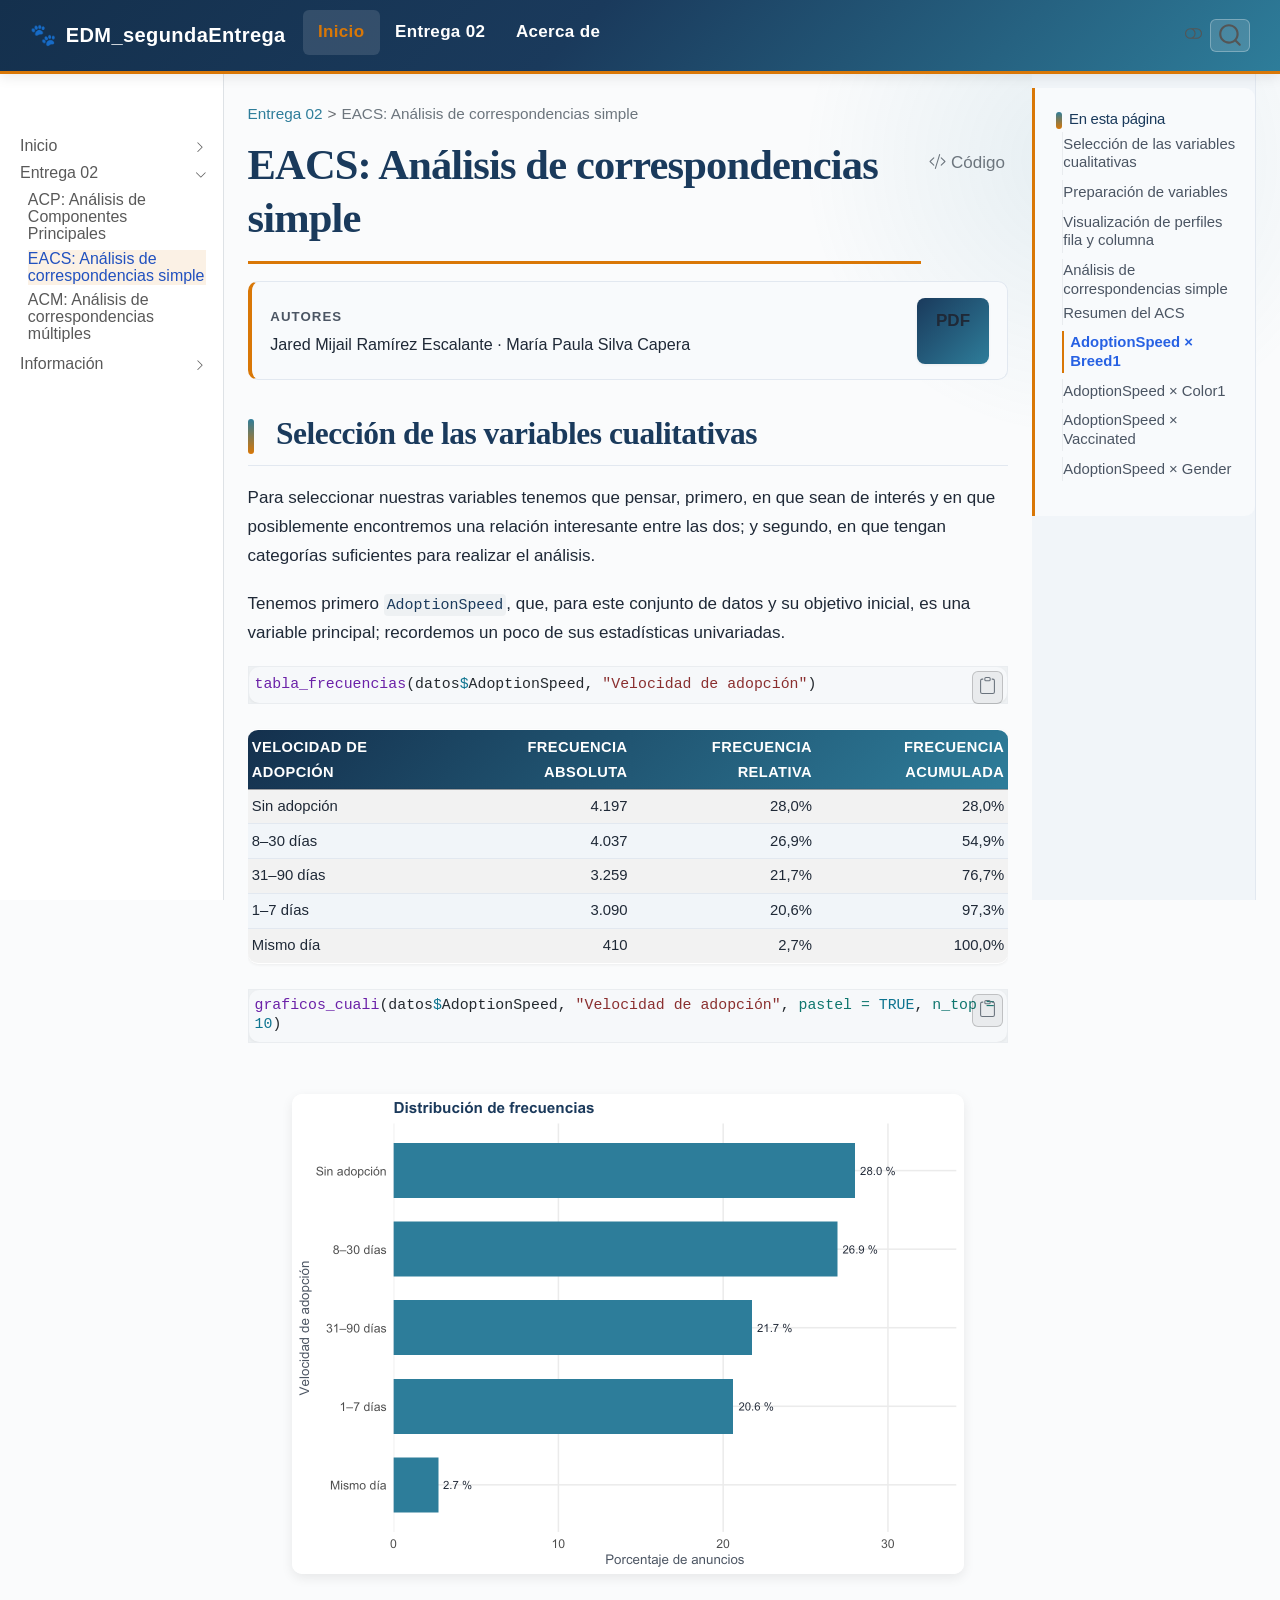
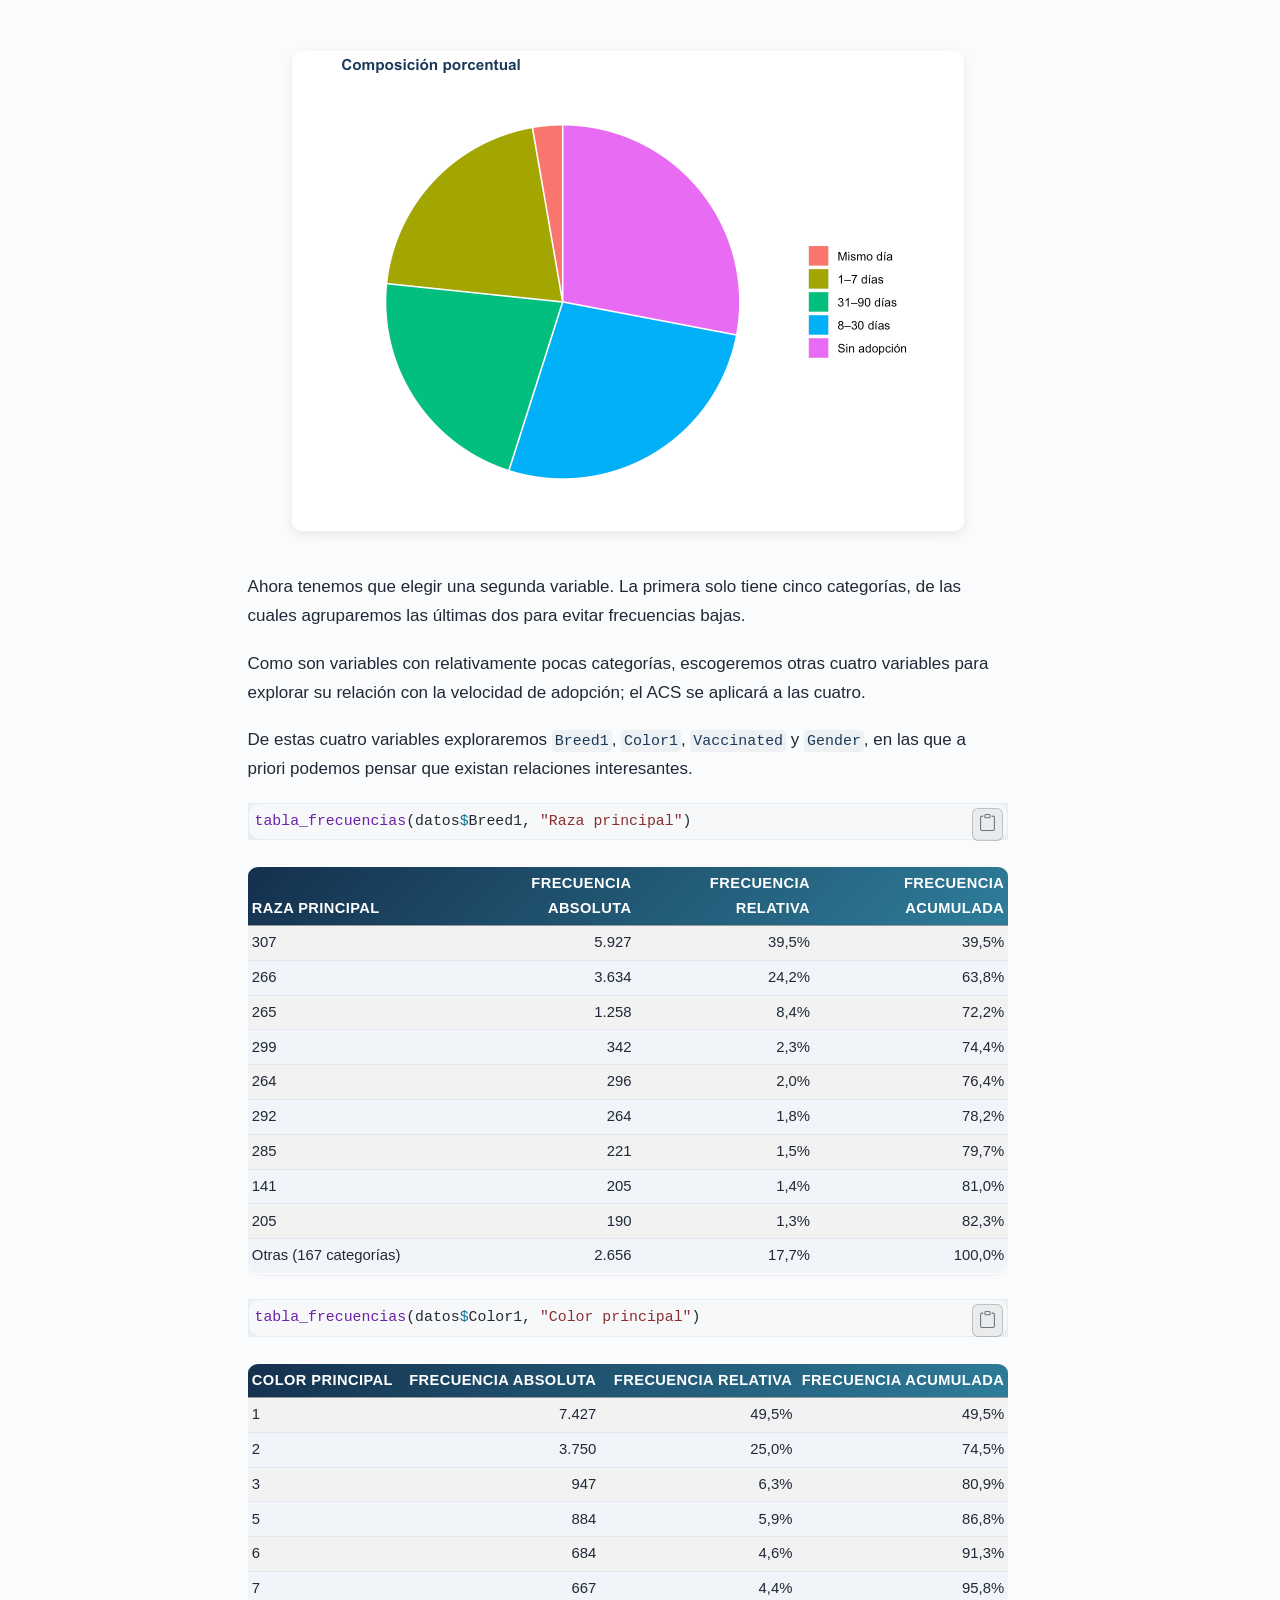
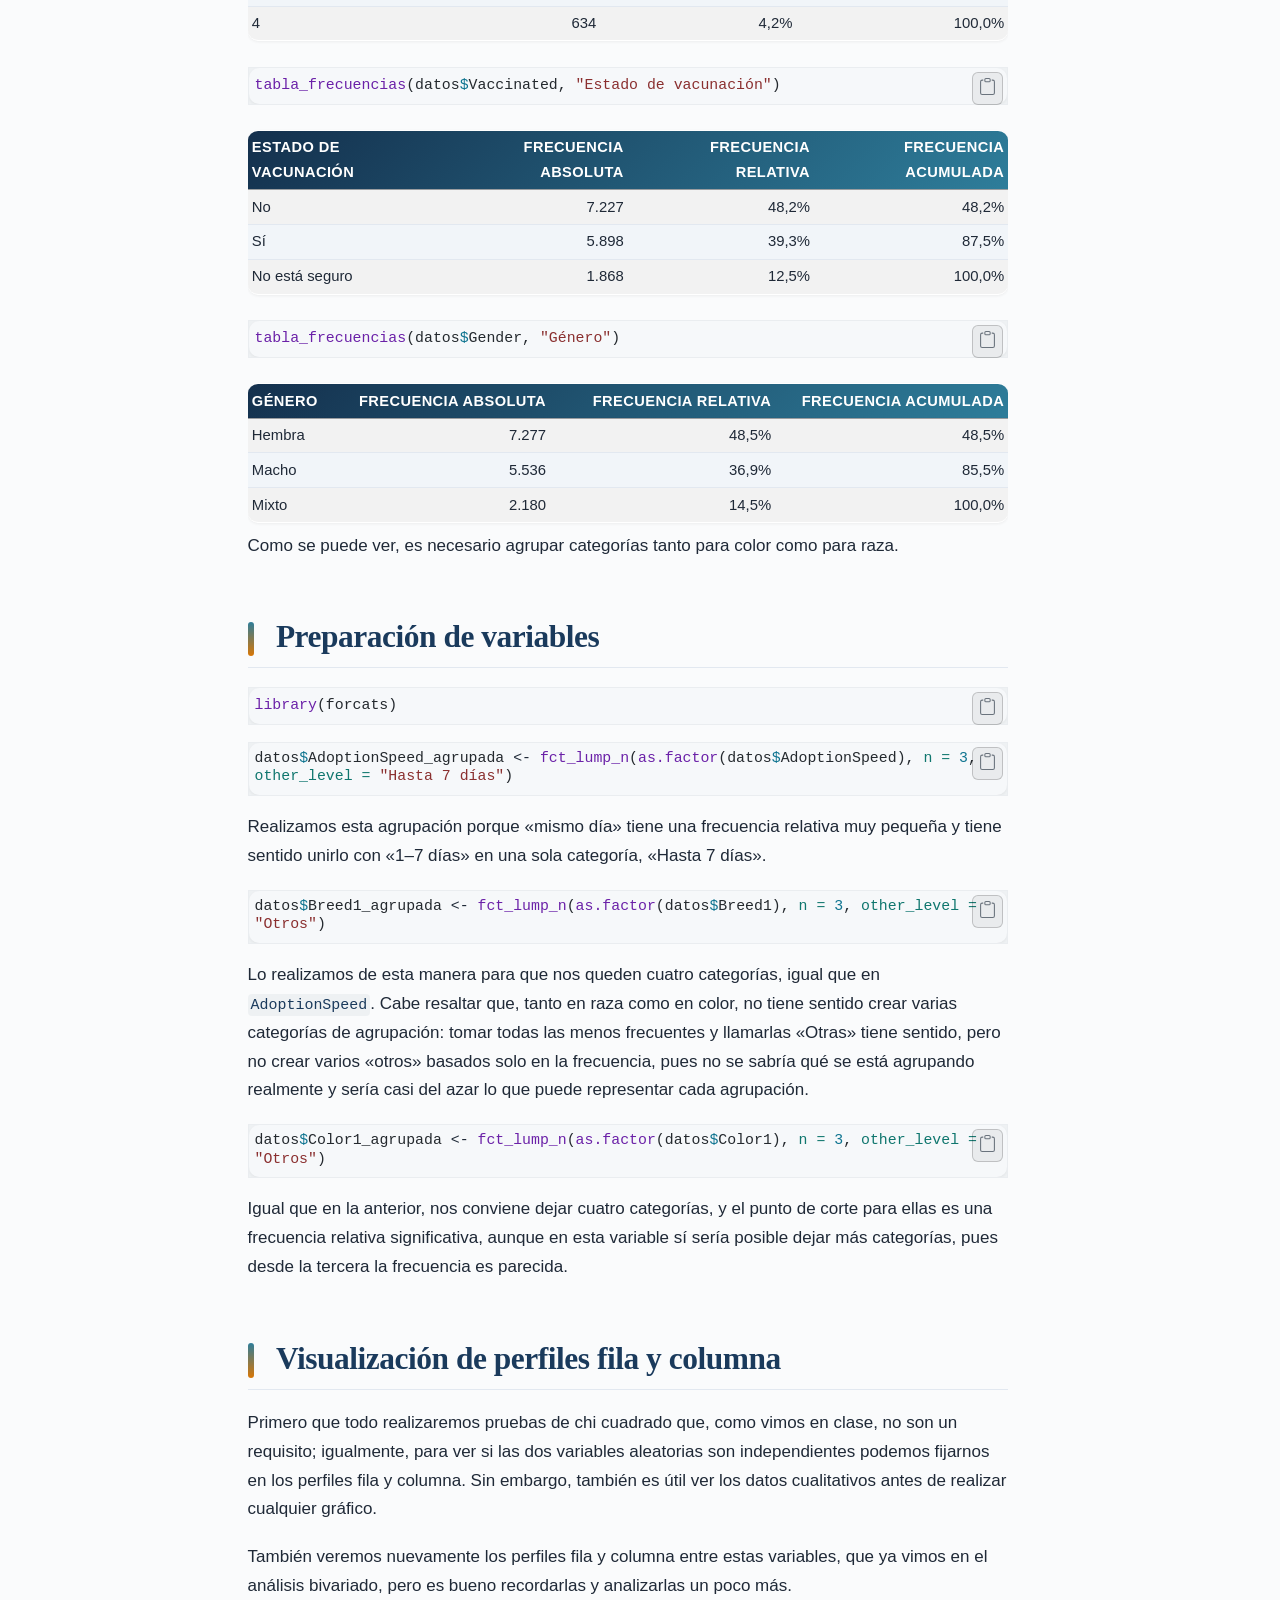
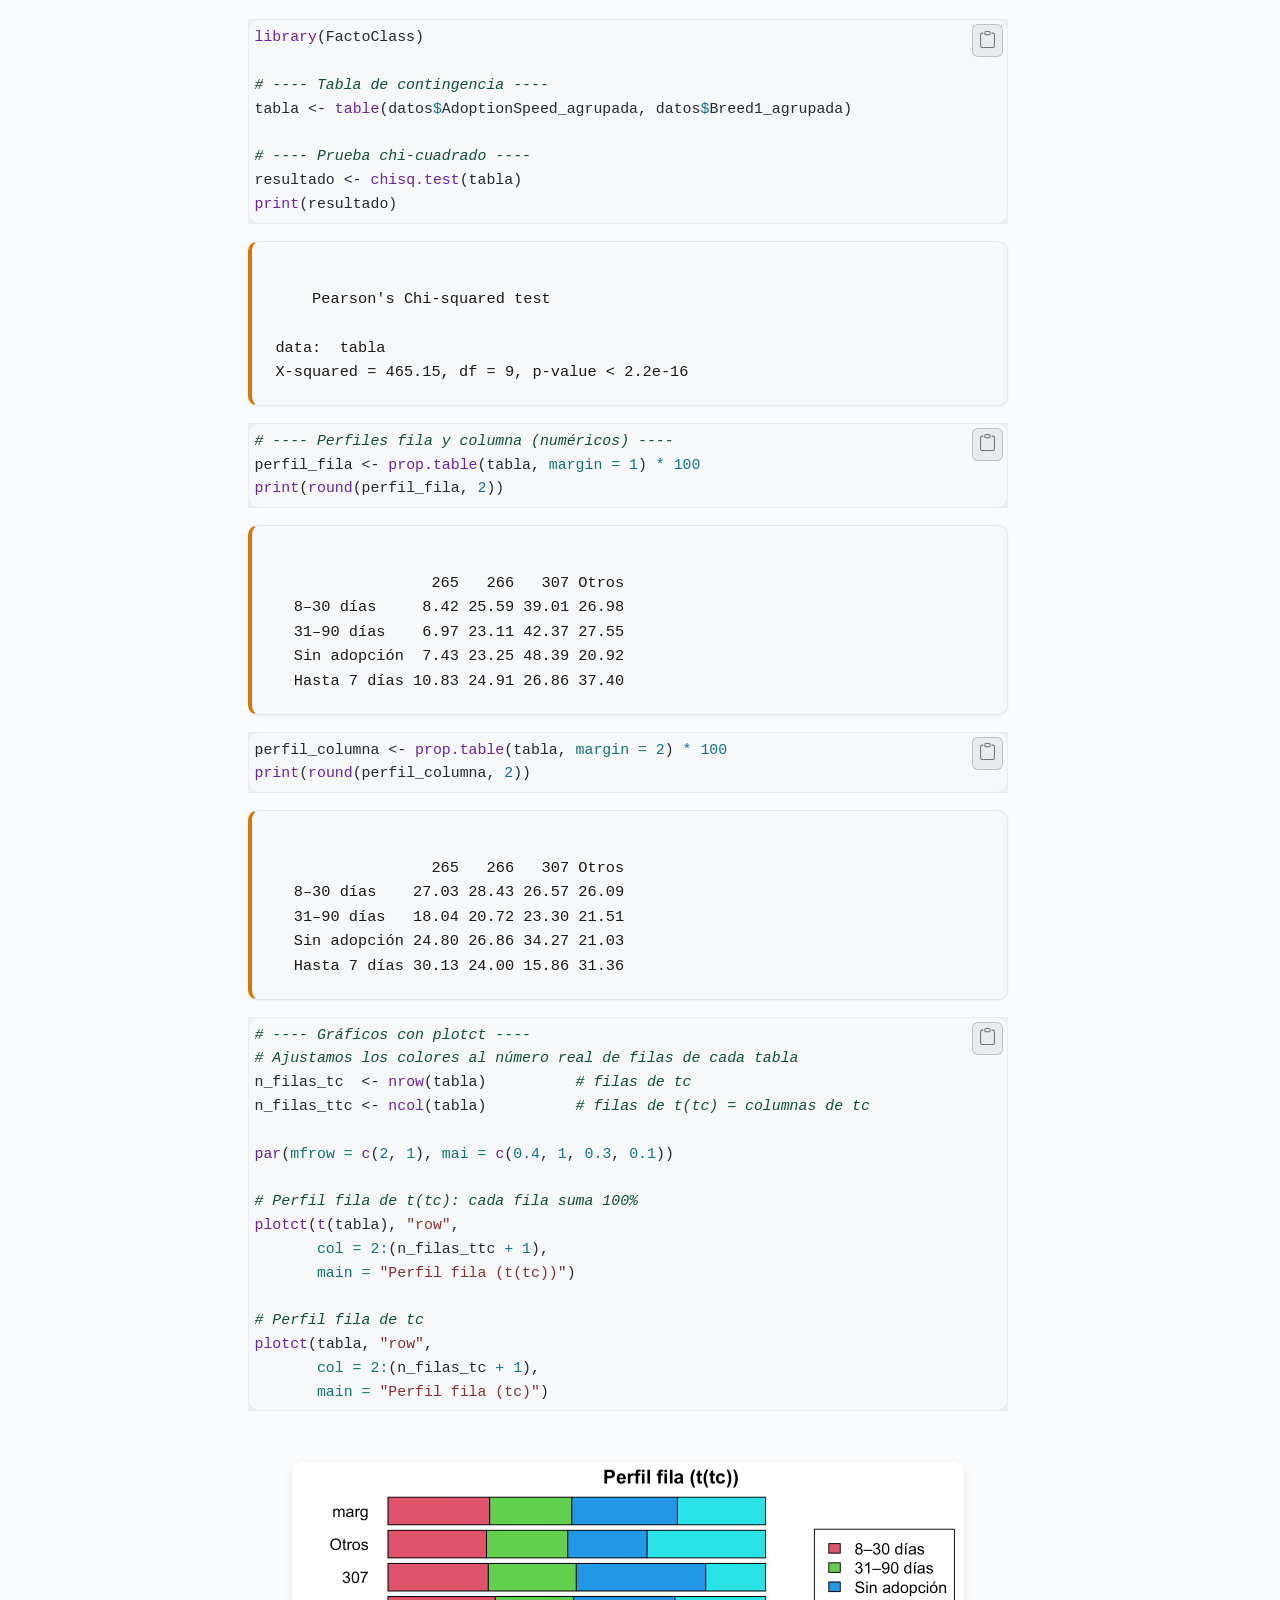
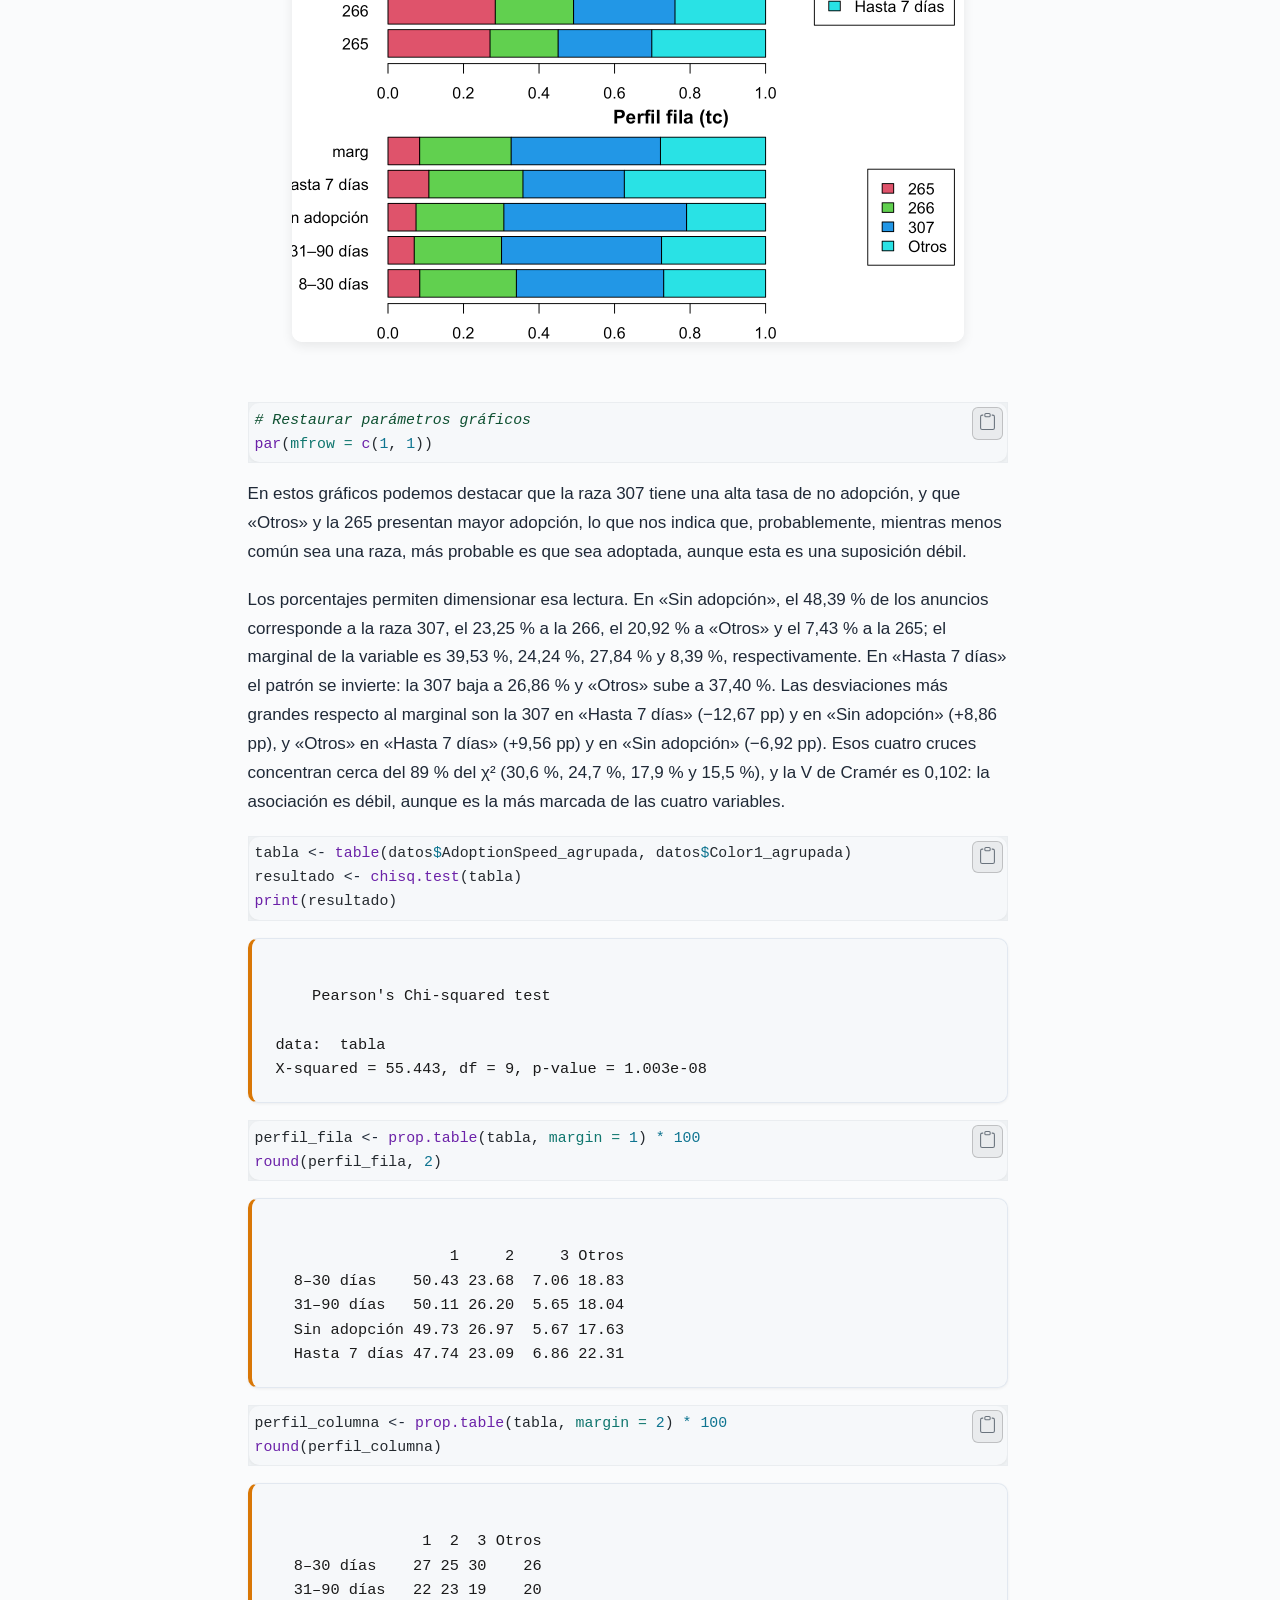
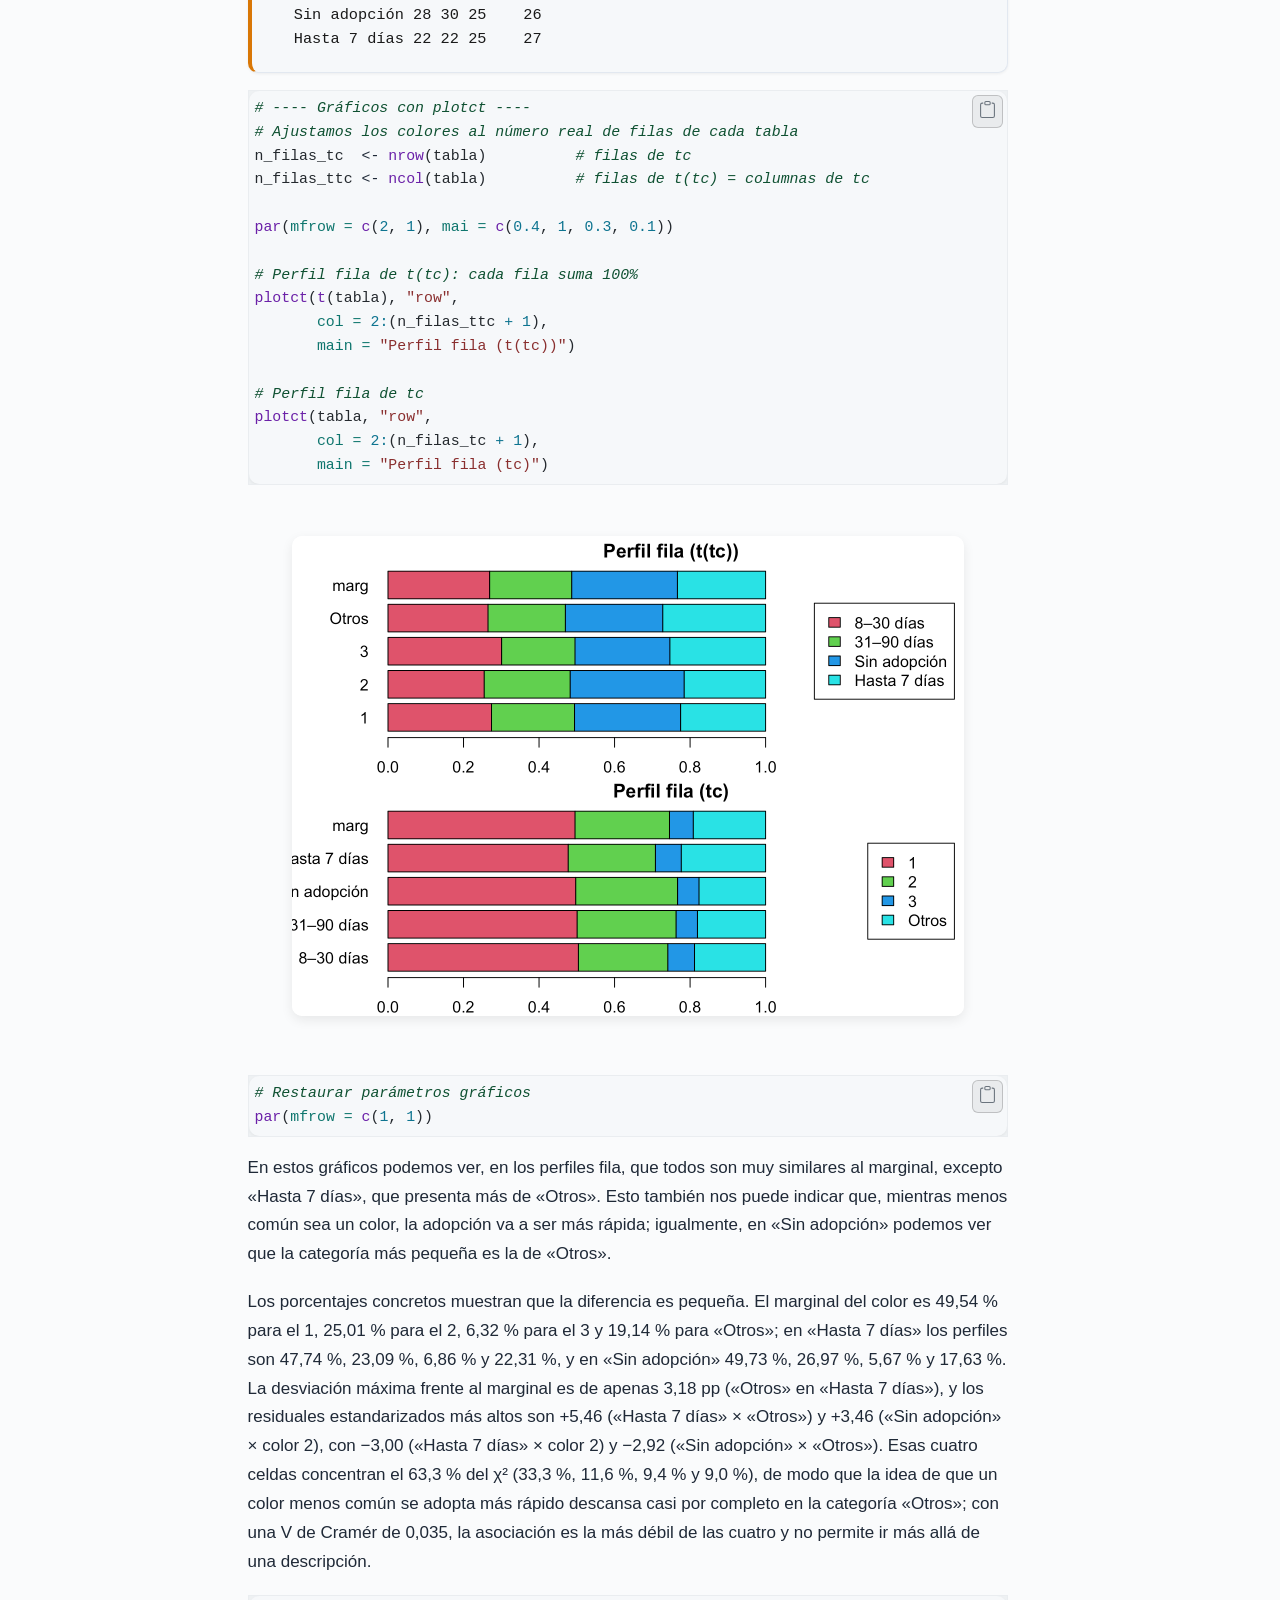
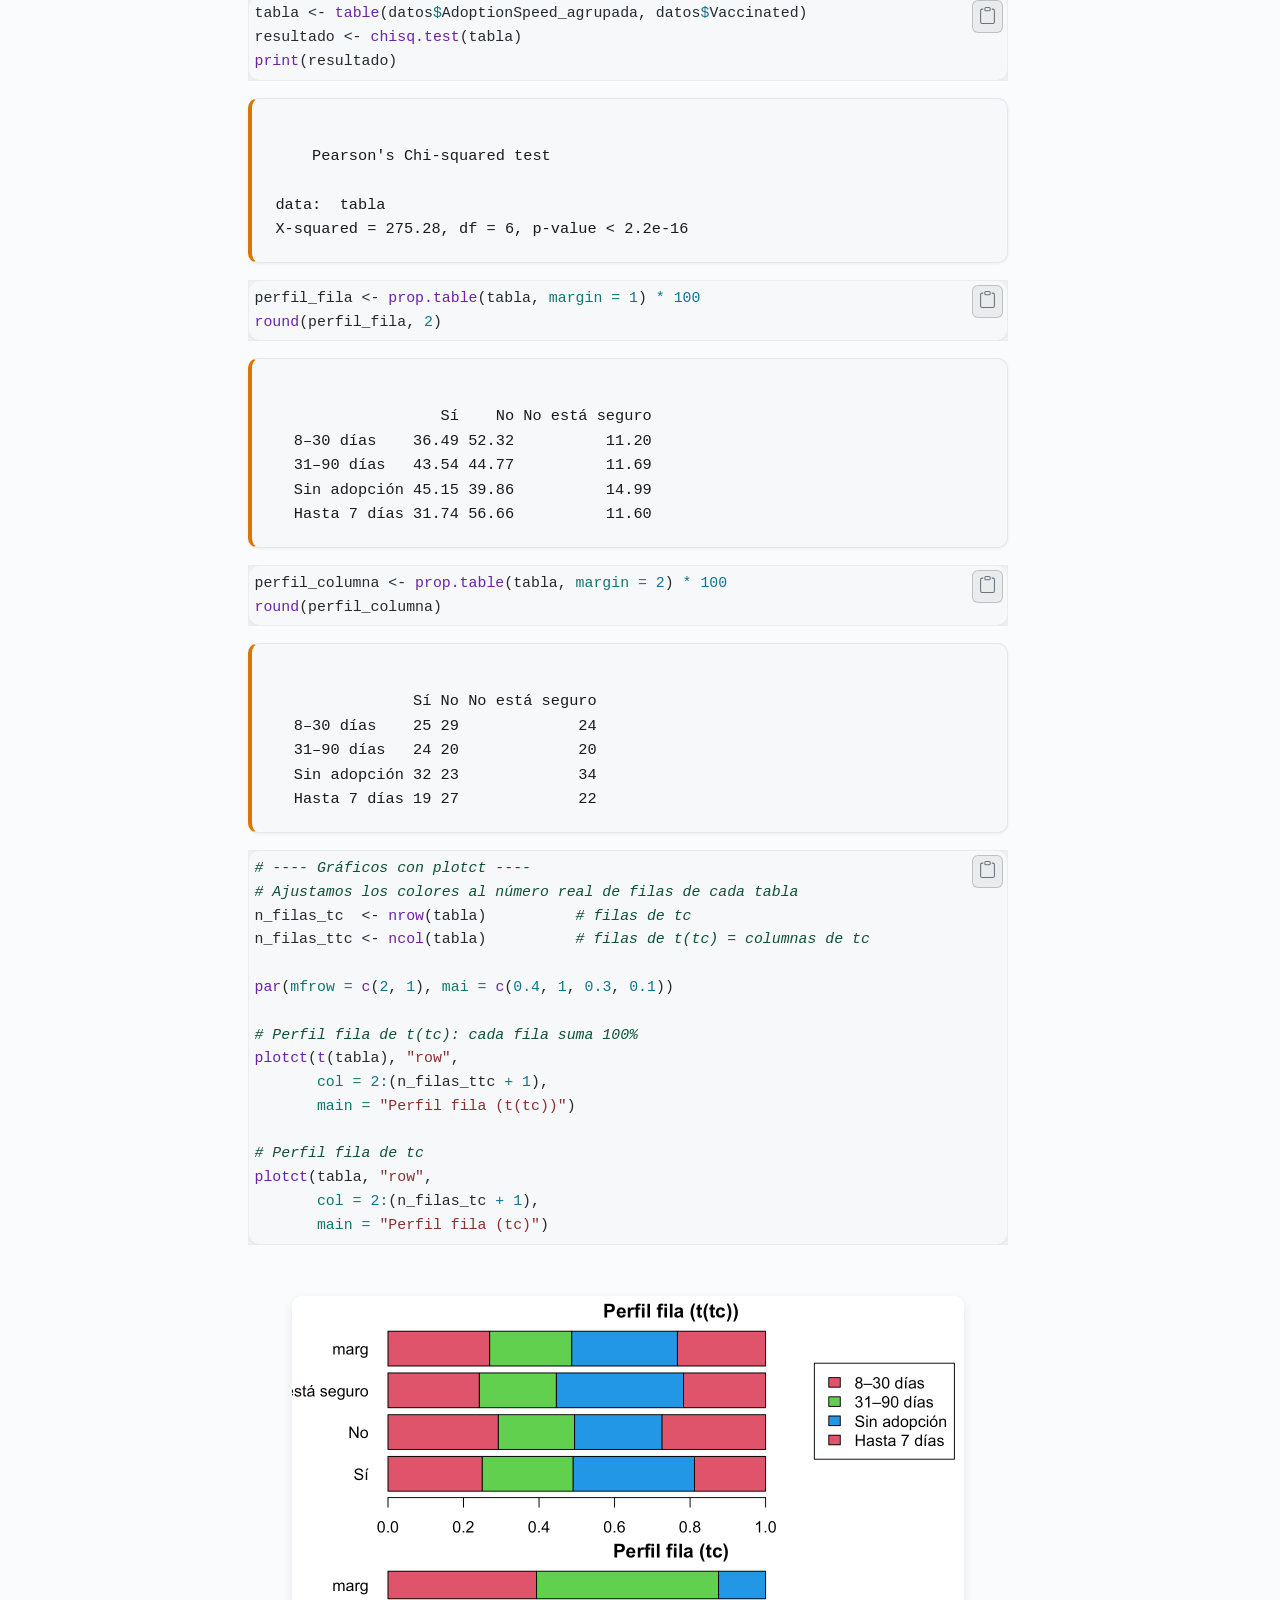
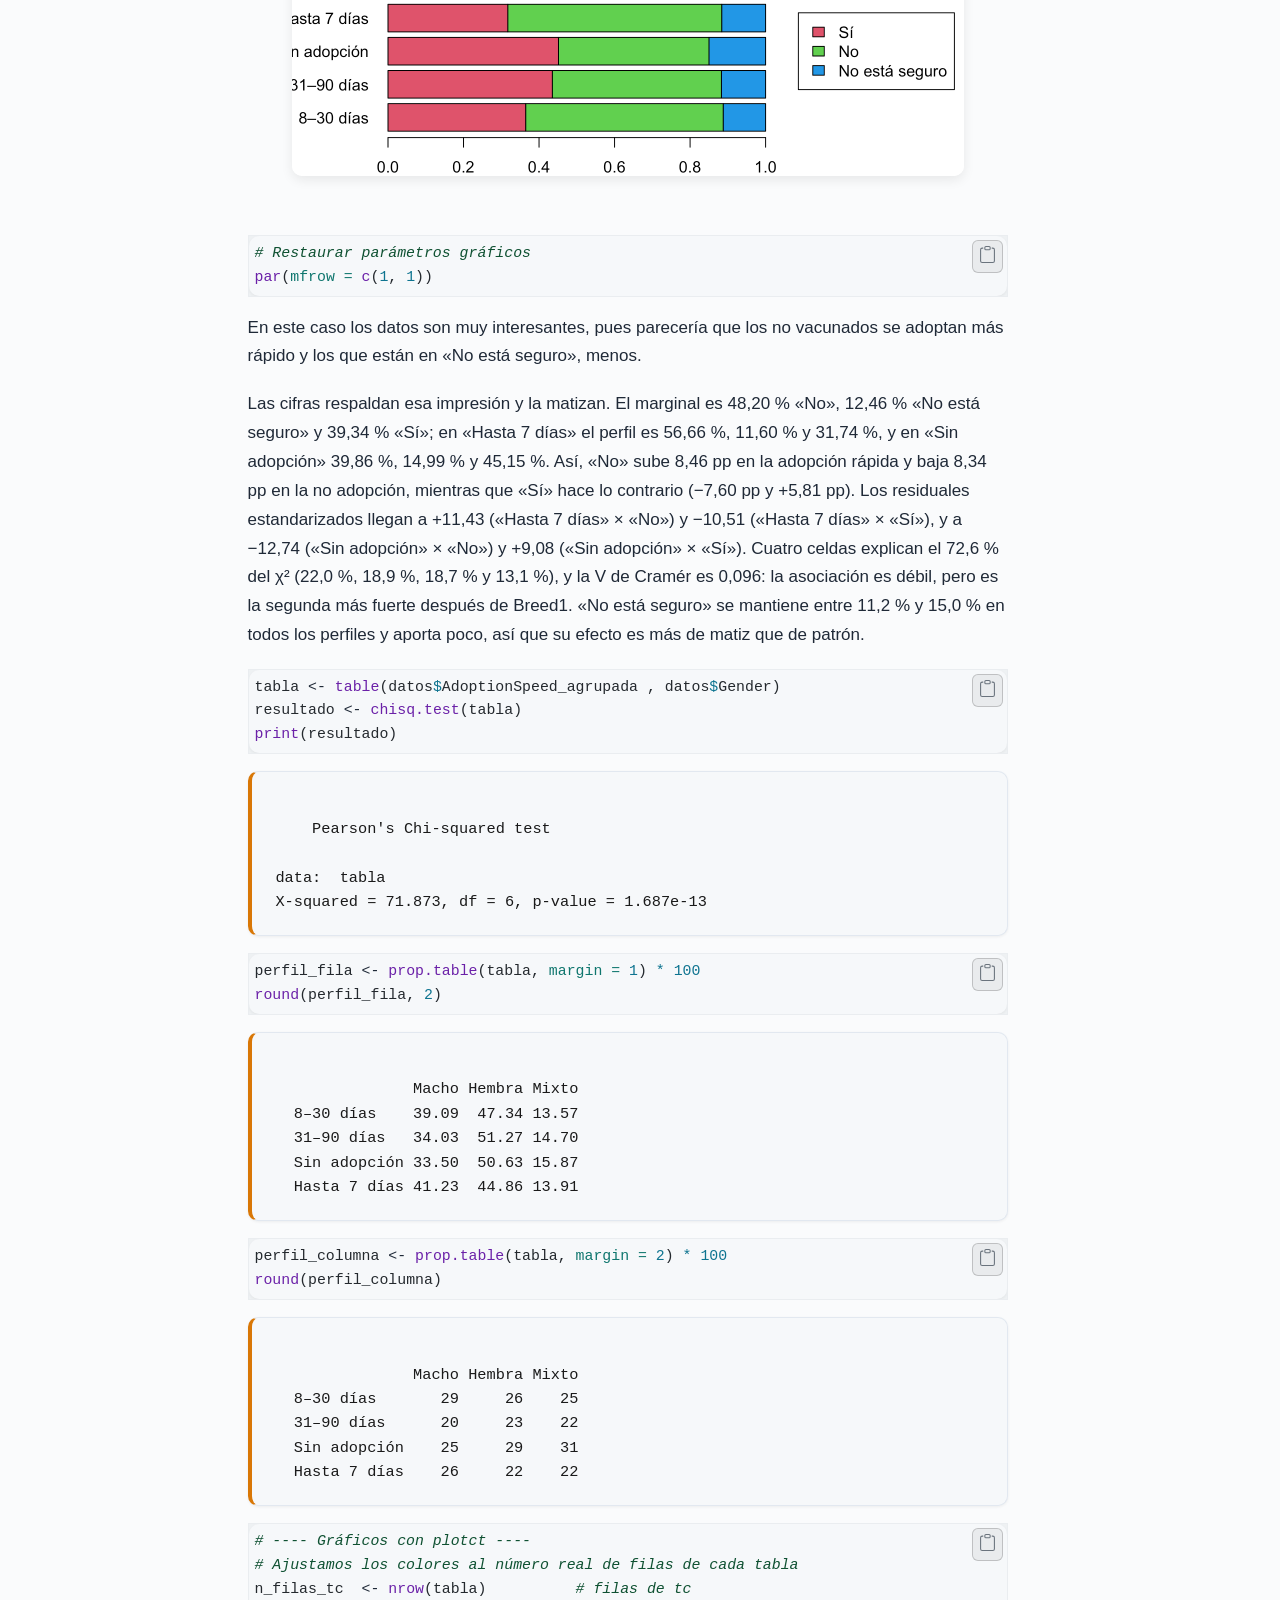
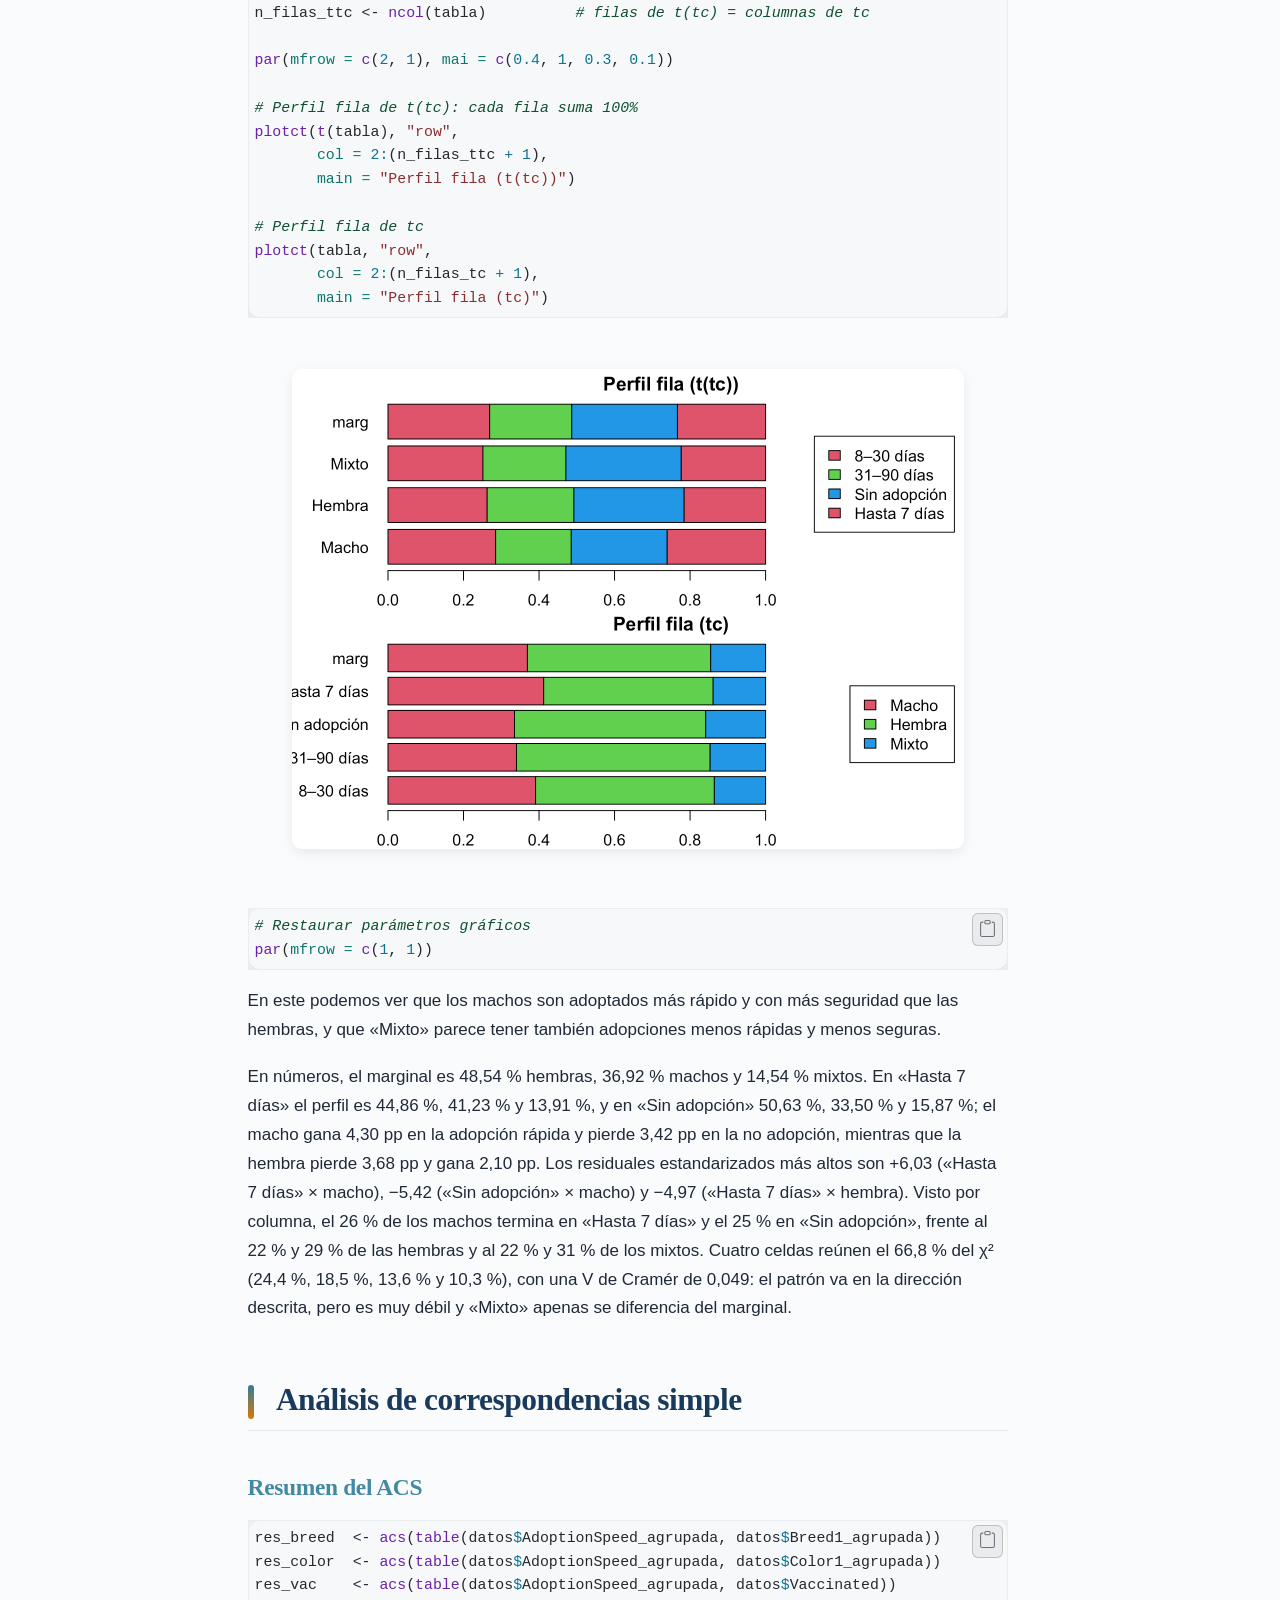
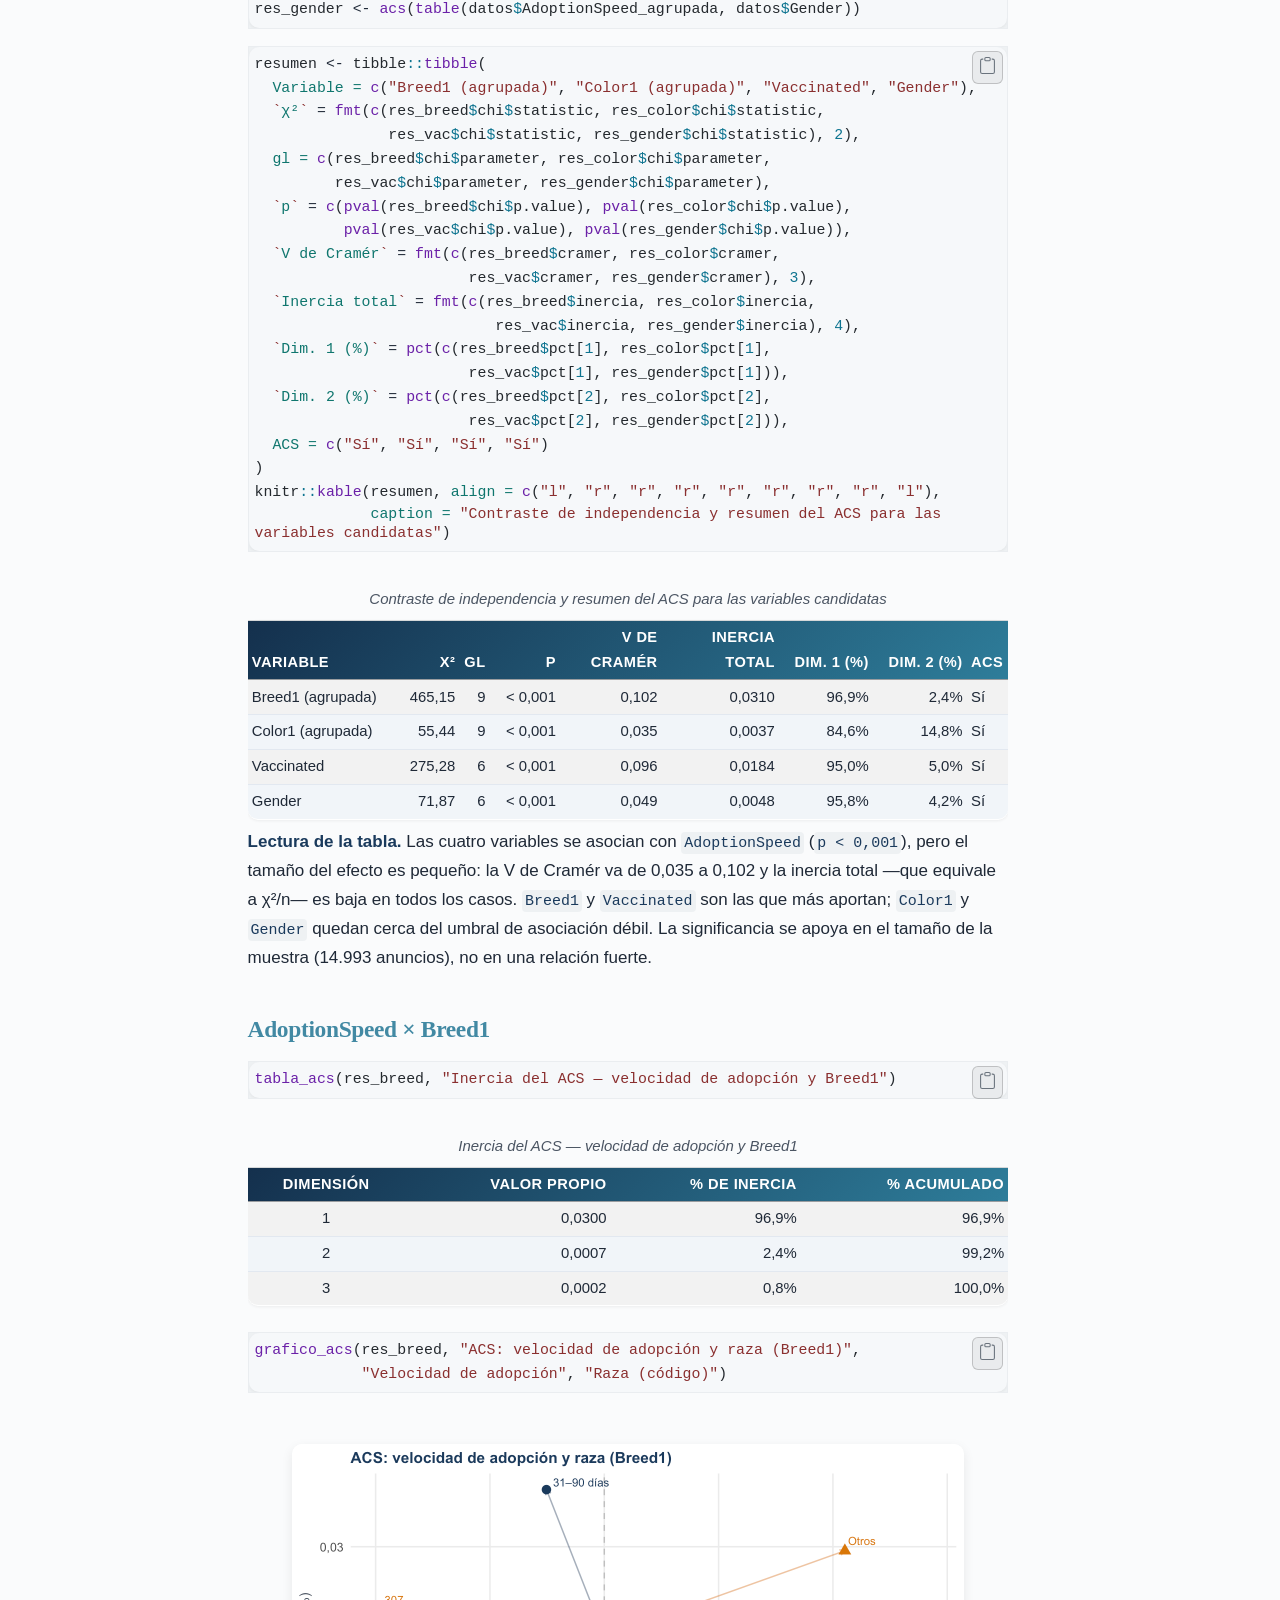
<file: entregas/ACS.html>
<!DOCTYPE html>
<html xmlns="http://www.w3.org/1999/xhtml" lang="es" xml:lang="es"><head>

<meta charset="utf-8">
<meta name="generator" content="quarto-1.10.19">

<meta name="viewport" content="width=device-width, initial-scale=1.0, user-scalable=yes">


<title>EACS: Análisis de correspondencias simple – EDM_segundaEntrega</title>
<style>
/* Default styles provided by pandoc.
** See https://pandoc.org/MANUAL.html#variables-for-html for config info.
*/
span.smallcaps{font-variant: small-caps;}
div.columns{display: flex; gap: 1.5em;}
div.column{flex: auto;}
@media screen {
div.columns{gap: min(4vw, 1.5em);}
div.column{overflow-x: auto;}
}
div.hanging-indent{margin-left: 1.5em; text-indent: -1.5em;}
ul.task-list{list-style: none;}
ul.task-list li input[type="checkbox"] {
  width: 0.8em;
  margin: 0 0.8em 0.2em -1em; /* quarto-specific, see https://github.com/quarto-dev/quarto-cli/issues/4556 */ 
  vertical-align: middle;
}
/* CSS for syntax highlighting */
html { -webkit-text-size-adjust: 100%; }
pre > code.sourceCode { white-space: pre; position: relative; }
pre > code.sourceCode > span { display: inline-block; line-height: 1.25; }
pre > code.sourceCode > span:empty { height: 1.2em; }
.sourceCode { overflow: visible; }
code.sourceCode > span { color: inherit; text-decoration: inherit; }
div.sourceCode { margin: 1em 0; }
pre.sourceCode { margin: 0; }
@media screen {
div.sourceCode { overflow: auto; }
}
@media print {
pre > code.sourceCode { white-space: pre-wrap; }
pre > code.sourceCode > span { text-indent: -5em; padding-left: 5em; }
}
pre.numberSource code
  { counter-reset: source-line 0; }
pre.numberSource code > span
  { position: relative; left: -4em; counter-increment: source-line; }
pre.numberSource code > span > a:first-child::before
  { content: counter(source-line);
    position: relative; left: -1em; text-align: right; vertical-align: baseline;
    border: none; display: inline-block;
    -webkit-touch-callout: none; -webkit-user-select: none;
    -khtml-user-select: none; -moz-user-select: none;
    -ms-user-select: none; user-select: none;
    padding: 0 4px; width: 4em;
  }
pre.numberSource { margin-left: 3em;  padding-left: 4px; }
div.sourceCode
  {   }
@media screen {
pre > code.sourceCode > span > a:first-child::before { text-decoration: underline; }
}
</style>


<script src="../site_libs/quarto-nav/quarto-nav.js"></script>
<script src="../site_libs/clipboard/clipboard.min.js"></script>
<script src="../site_libs/quarto-search/autocomplete.umd.js"></script>
<script src="../site_libs/quarto-search/fuse.min.js"></script>
<script src="../site_libs/quarto-search/quarto-search.js"></script>
<meta name="quarto:offset" content="../">
<link href="../entregas/ACM.html" rel="next">
<link href="../entregas/PCA.html" rel="prev">
<script src="../site_libs/quarto-html/quarto.js" type="module"></script>
<script src="../site_libs/quarto-html/tabsets/tabsets.js" type="module"></script>
<script src="../site_libs/quarto-html/popper.min.js"></script>
<script src="../site_libs/quarto-html/tippy.umd.min.js"></script>
<script src="../site_libs/quarto-html/anchor.min.js"></script>
<link href="../site_libs/quarto-html/tippy.css" rel="stylesheet">
<link href="../site_libs/quarto-html/quarto-syntax-highlighting-5c1318cf63eba56dbef7ba16bc7d56f5.css" rel="stylesheet" class="quarto-color-scheme" id="quarto-text-highlighting-styles">
<link href="../site_libs/quarto-html/quarto-syntax-highlighting-dark-6453f418aeef366c23116eb9cb0b6816.css" rel="stylesheet" class="quarto-color-scheme quarto-color-alternate" id="quarto-text-highlighting-styles">
<link href="../site_libs/quarto-html/quarto-syntax-highlighting-5c1318cf63eba56dbef7ba16bc7d56f5.css" rel="stylesheet" class="quarto-color-scheme-extra" id="quarto-text-highlighting-styles">
<script src="../site_libs/bootstrap/bootstrap.min.js"></script>
<link href="../site_libs/bootstrap/bootstrap-icons.css" rel="stylesheet">
<link href="../site_libs/bootstrap/bootstrap-74d19e79992467fccd1882236d97e988.min.css" rel="stylesheet" append-hash="true" class="quarto-color-scheme" id="quarto-bootstrap" data-mode="light">
<link href="../site_libs/bootstrap/bootstrap-dark-070e54764458ee5734a9f7e2965ee2d2.min.css" rel="stylesheet" append-hash="true" class="quarto-color-scheme quarto-color-alternate" id="quarto-bootstrap" data-mode="dark">
<link href="../site_libs/bootstrap/bootstrap-74d19e79992467fccd1882236d97e988.min.css" rel="stylesheet" append-hash="true" class="quarto-color-scheme-extra" id="quarto-bootstrap" data-mode="light">
<script src="../site_libs/quarto-contrib/glightbox/glightbox.min.js"></script>
<link href="../site_libs/quarto-contrib/glightbox/glightbox.min.css" rel="stylesheet">
<link href="../site_libs/quarto-contrib/glightbox/lightbox.css" rel="stylesheet">
<script id="quarto-search-options" type="application/json">{
  "location": "navbar",
  "copy-button": false,
  "collapse-after": 3,
  "panel-placement": "end",
  "type": "overlay",
  "limit": 30,
  "keyboard-shortcut": [
    "f",
    "/",
    "s"
  ],
  "show-item-context": true,
  "language": {
    "search-no-results-text": "No se han encontrado resultados",
    "search-matching-documents-text": "documentos encontrados",
    "search-copy-link-title": "Copiar el enlace en la búsqueda",
    "search-hide-matches-text": "Ocultar resultados adicionales",
    "search-more-match-text": "resultado adicional en este documento",
    "search-more-matches-text": "resultados adicionales en este documento",
    "search-clear-button-title": "Borrar",
    "search-text-placeholder": "",
    "search-detached-cancel-button-title": "Cancelar",
    "search-submit-button-title": "Enviar",
    "search-label": "Buscar"
  }
}</script>
<style>html{ scroll-behavior: smooth; }</style>
<meta name="author" content="Jared Mijail Ramírez Escalante, María Paula Silva Capera">
<meta name="keywords" content="PetFinder, adopción de mascotas, EDM, R, Quarto">


<link rel="stylesheet" href="../styles.css">
</head>

<body class="nav-sidebar docked nav-fixed quarto-light"><script id="quarto-html-before-body" type="application/javascript">
    const toggleBodyColorMode = (bsSheetEl) => {
      const mode = bsSheetEl.getAttribute("data-mode");
      const bodyEl = window.document.querySelector("body");
      if (mode === "dark") {
        bodyEl.classList.add("quarto-dark");
        bodyEl.classList.remove("quarto-light");
      } else {
        bodyEl.classList.add("quarto-light");
        bodyEl.classList.remove("quarto-dark");
      }
    }
    const toggleBodyColorPrimary = () => {
      const bsSheetEl = window.document.querySelector("link#quarto-bootstrap:not([rel=disabled-stylesheet])");
      if (bsSheetEl) {
        toggleBodyColorMode(bsSheetEl);
      }
    }
    const setColorSchemeToggle = (alternate) => {
      const toggles = window.document.querySelectorAll('.quarto-color-scheme-toggle');
      for (let i=0; i < toggles.length; i++) {
        const toggle = toggles[i];
        if (toggle) {
          if (alternate) {
            toggle.classList.add("alternate");
          } else {
            toggle.classList.remove("alternate");
          }
        }
      }
    };
    const toggleColorMode = (alternate) => {
      // Switch the stylesheets
      const primaryStylesheets = window.document.querySelectorAll('link.quarto-color-scheme:not(.quarto-color-alternate)');
      const alternateStylesheets = window.document.querySelectorAll('link.quarto-color-scheme.quarto-color-alternate');
      manageTransitions('#quarto-margin-sidebar .nav-link', false);
      if (alternate) {
        // note: dark is layered on light, we don't disable primary!
        enableStylesheet(alternateStylesheets);
        for (const sheetNode of alternateStylesheets) {
          if (sheetNode.id === "quarto-bootstrap") {
            toggleBodyColorMode(sheetNode);
          }
        }
      } else {
        disableStylesheet(alternateStylesheets);
        enableStylesheet(primaryStylesheets)
        toggleBodyColorPrimary();
      }
      manageTransitions('#quarto-margin-sidebar .nav-link', true);
      // Switch the toggles
      setColorSchemeToggle(alternate)
      // Hack to workaround the fact that safari doesn't
      // properly recolor the scrollbar when toggling (#1455)
      if (navigator.userAgent.indexOf('Safari') > 0 && navigator.userAgent.indexOf('Chrome') == -1) {
        manageTransitions("body", false);
        window.scrollTo(0, 1);
        setTimeout(() => {
          window.scrollTo(0, 0);
          manageTransitions("body", true);
        }, 40);
      }
    }
    const disableStylesheet = (stylesheets) => {
      for (let i=0; i < stylesheets.length; i++) {
        const stylesheet = stylesheets[i];
        stylesheet.rel = 'disabled-stylesheet';
      }
    }
    const enableStylesheet = (stylesheets) => {
      for (let i=0; i < stylesheets.length; i++) {
        const stylesheet = stylesheets[i];
        if(stylesheet.rel !== 'stylesheet') { // for Chrome, which will still FOUC without this check
          stylesheet.rel = 'stylesheet';
        }
      }
    }
    const manageTransitions = (selector, allowTransitions) => {
      const els = window.document.querySelectorAll(selector);
      for (let i=0; i < els.length; i++) {
        const el = els[i];
        if (allowTransitions) {
          el.classList.remove('notransition');
        } else {
          el.classList.add('notransition');
        }
      }
    }
    const isFileUrl = () => {
      return window.location.protocol === 'file:';
    }
    const hasAlternateSentinel = () => {
      let styleSentinel = getColorSchemeSentinel();
      if (styleSentinel !== null) {
        return styleSentinel === "alternate";
      } else {
        return false;
      }
    }
    const setStyleSentinel = (alternate) => {
      const value = alternate ? "alternate" : "default";
      if (!isFileUrl()) {
        window.localStorage.setItem("quarto-color-scheme", value);
      } else {
        localAlternateSentinel = value;
      }
    }
    const getColorSchemeSentinel = () => {
      if (!isFileUrl()) {
        const storageValue = window.localStorage.getItem("quarto-color-scheme");
        return storageValue != null ? storageValue : localAlternateSentinel;
      } else {
        return localAlternateSentinel;
      }
    }
    const toggleGiscusIfUsed = (isAlternate, darkModeDefault) => {
      const baseTheme = document.querySelector('#giscus-base-theme')?.value ?? 'light';
      const alternateTheme = document.querySelector('#giscus-alt-theme')?.value ?? 'dark';
      let newTheme = '';
      if(authorPrefersDark) {
        newTheme = isAlternate ? baseTheme : alternateTheme;
      } else {
        newTheme = isAlternate ? alternateTheme : baseTheme;
      }
      const changeGiscusTheme = () => {
        // From: https://github.com/giscus/giscus/issues/336
        const sendMessage = (message) => {
          const iframe = document.querySelector('iframe.giscus-frame');
          if (!iframe) return;
          iframe.contentWindow.postMessage({ giscus: message }, 'https://giscus.app');
        }
        sendMessage({
          setConfig: {
            theme: newTheme
          }
        });
      }
      const isGiscussLoaded = window.document.querySelector('iframe.giscus-frame') !== null;
      if (isGiscussLoaded) {
        changeGiscusTheme();
      }
    };
    const authorPrefersDark = false;
    const darkModeDefault = authorPrefersDark;
      document.querySelector('link#quarto-text-highlighting-styles.quarto-color-scheme-extra').rel = 'disabled-stylesheet';
      document.querySelector('link#quarto-bootstrap.quarto-color-scheme-extra').rel = 'disabled-stylesheet';
    let localAlternateSentinel = darkModeDefault ? 'alternate' : 'default';
    // Dark / light mode switch
    window.quartoToggleColorScheme = () => {
      // Read the current dark / light value
      let toAlternate = !hasAlternateSentinel();
      toggleColorMode(toAlternate);
      setStyleSentinel(toAlternate);
      toggleGiscusIfUsed(toAlternate, darkModeDefault);
      window.dispatchEvent(new Event('resize'));
    };
    // Switch to dark mode if need be
    if (hasAlternateSentinel()) {
      toggleColorMode(true);
    } else {
      toggleColorMode(false);
    }
  </script>

<div id="quarto-search-results"></div>
  <header id="quarto-header" class="headroom fixed-top">
    <nav class="navbar navbar-expand-lg " data-bs-theme="dark">
      <div class="navbar-container container-fluid">
      <div class="navbar-brand-container mx-auto">
    <a class="navbar-brand" href="../index.html">
    <span class="navbar-title">EDM_segundaEntrega</span>
    </a>
  </div>
            <div id="quarto-search" class="" title="Buscar"></div>
          <button class="navbar-toggler" type="button" data-bs-toggle="collapse" data-bs-target="#navbarCollapse" aria-controls="navbarCollapse" role="menu" aria-expanded="false" aria-label="Navegación de palanca" onclick="if (window.quartoToggleHeadroom) { window.quartoToggleHeadroom(); }">
  <span class="navbar-toggler-icon"></span>
</button>
          <div class="collapse navbar-collapse" id="navbarCollapse">
            <ul class="navbar-nav navbar-nav-scroll me-auto">
  <li class="nav-item">
    <a class="nav-link active" href="../index.html" aria-current="page"> 
<span class="menu-text">Inicio</span></a>
  </li>  
  <li class="nav-item dropdown ">
    <a class="nav-link dropdown-toggle" href="#" id="nav-menu-entrega-02" role="link" data-bs-toggle="dropdown" aria-expanded="false">
 <span class="menu-text">Entrega 02</span>
    </a>
    <ul class="dropdown-menu" aria-labelledby="nav-menu-entrega-02">    
        <li>
    <a class="dropdown-item" href="../entregas/PCA.html">
 <span class="dropdown-text">Análisis de Componentes Principales</span></a>
  </li>  
        <li>
    <a class="dropdown-item" href="../entregas/ACS.html">
 <span class="dropdown-text">Análisis de Correspondencias Simple</span></a>
  </li>  
        <li>
    <a class="dropdown-item" href="../entregas/ACM.html">
 <span class="dropdown-text">Análisis de Correspondencias Múltiples</span></a>
  </li>  
    </ul>
  </li>
  <li class="nav-item">
    <a class="nav-link" href="../about.html"> 
<span class="menu-text">Acerca de</span></a>
  </li>  
</ul>
          </div> <!-- /navcollapse -->
            <div class="quarto-navbar-tools">
  <a href="" class="quarto-color-scheme-toggle quarto-navigation-tool  px-1" onclick="window.quartoToggleColorScheme(); return false;" title="Alternar modo oscuro"><i class="bi"></i></a>
</div>
      </div> <!-- /container-fluid -->
    </nav>
  <nav class="quarto-secondary-nav">
    <div class="container-fluid d-flex">
      <button type="button" class="quarto-btn-toggle btn" data-bs-toggle="collapse" role="button" data-bs-target=".quarto-sidebar-collapse-item" aria-controls="quarto-sidebar" aria-expanded="false" aria-label="Alternar barra lateral" onclick="if (window.quartoToggleHeadroom) { window.quartoToggleHeadroom(); }">
        <i class="bi bi-layout-text-sidebar-reverse"></i>
      </button>
        <nav class="quarto-page-breadcrumbs" aria-label="breadcrumb"><ol class="breadcrumb"><li class="breadcrumb-item"><a href="../entregas/PCA.html">Entrega 02</a></li><li class="breadcrumb-item"><a href="../entregas/ACS.html">EACS: Análisis de correspondencias simple</a></li></ol></nav>
        <a class="flex-grow-1" role="navigation" data-bs-toggle="collapse" data-bs-target=".quarto-sidebar-collapse-item" aria-controls="quarto-sidebar" aria-expanded="false" aria-label="Alternar barra lateral" onclick="if (window.quartoToggleHeadroom) { window.quartoToggleHeadroom(); }">      
        </a>
      <button type="button" class="btn quarto-search-button" aria-label="Buscar" onclick="window.quartoOpenSearch();">
        <i class="bi bi-search"></i>
      </button>
    </div>
  </nav>
</header>
<!-- content -->
<div id="quarto-content" class="quarto-container page-columns page-rows-contents page-layout-article page-navbar">
<!-- sidebar -->
  <nav id="quarto-sidebar" class="sidebar collapse collapse-horizontal quarto-sidebar-collapse-item sidebar-navigation docked overflow-auto">
        <div class="mt-2 flex-shrink-0 align-items-center">
        <div class="sidebar-search">
        <div id="quarto-search" class="" title="Buscar"></div>
        </div>
        </div>
    <div class="sidebar-menu-container"> 
    <ul class="list-unstyled mt-1">
        <li class="sidebar-item sidebar-item-section">
      <div class="sidebar-item-container"> 
            <a class="sidebar-item-text sidebar-link text-start collapsed" data-bs-toggle="collapse" data-bs-target="#quarto-sidebar-section-1" role="navigation" aria-expanded="false">
 <span class="menu-text">Inicio</span></a>
          <a class="sidebar-item-toggle text-start collapsed" data-bs-toggle="collapse" data-bs-target="#quarto-sidebar-section-1" role="navigation" aria-expanded="false" aria-label="Alternar sección">
            <i class="bi bi-chevron-right ms-2"></i>
          </a> 
      </div>
      <ul id="quarto-sidebar-section-1" class="collapse list-unstyled sidebar-section depth1 ">  
          <li class="sidebar-item">
  <div class="sidebar-item-container"> 
  <a href="../index.html" class="sidebar-item-text sidebar-link">
 <span class="menu-text">EDM_segundaEntrega</span></a>
  </div>
</li>
      </ul>
  </li>
        <li class="sidebar-item sidebar-item-section">
      <div class="sidebar-item-container"> 
            <a class="sidebar-item-text sidebar-link text-start" data-bs-toggle="collapse" data-bs-target="#quarto-sidebar-section-2" role="navigation" aria-expanded="true">
 <span class="menu-text">Entrega 02</span></a>
          <a class="sidebar-item-toggle text-start" data-bs-toggle="collapse" data-bs-target="#quarto-sidebar-section-2" role="navigation" aria-expanded="true" aria-label="Alternar sección">
            <i class="bi bi-chevron-right ms-2"></i>
          </a> 
      </div>
      <ul id="quarto-sidebar-section-2" class="collapse list-unstyled sidebar-section depth1 show">  
          <li class="sidebar-item">
  <div class="sidebar-item-container"> 
  <a href="../entregas/PCA.html" class="sidebar-item-text sidebar-link">
 <span class="menu-text">ACP: Análisis de Componentes Principales</span></a>
  </div>
</li>
          <li class="sidebar-item">
  <div class="sidebar-item-container"> 
  <a href="../entregas/ACS.html" class="sidebar-item-text sidebar-link active">
 <span class="menu-text">EACS: Análisis de correspondencias simple</span></a>
  </div>
</li>
          <li class="sidebar-item">
  <div class="sidebar-item-container"> 
  <a href="../entregas/ACM.html" class="sidebar-item-text sidebar-link">
 <span class="menu-text">ACM: Análisis de correspondencias múltiples</span></a>
  </div>
</li>
      </ul>
  </li>
        <li class="sidebar-item sidebar-item-section">
      <div class="sidebar-item-container"> 
            <a class="sidebar-item-text sidebar-link text-start collapsed" data-bs-toggle="collapse" data-bs-target="#quarto-sidebar-section-3" role="navigation" aria-expanded="false">
 <span class="menu-text">Información</span></a>
          <a class="sidebar-item-toggle text-start collapsed" data-bs-toggle="collapse" data-bs-target="#quarto-sidebar-section-3" role="navigation" aria-expanded="false" aria-label="Alternar sección">
            <i class="bi bi-chevron-right ms-2"></i>
          </a> 
      </div>
      <ul id="quarto-sidebar-section-3" class="collapse list-unstyled sidebar-section depth1 ">  
          <li class="sidebar-item">
  <div class="sidebar-item-container"> 
  <a href="../about.html" class="sidebar-item-text sidebar-link">
 <span class="menu-text">Acerca de</span></a>
  </div>
</li>
      </ul>
  </li>
    </ul>
    </div>
</nav>
<div id="quarto-sidebar-glass" class="quarto-sidebar-collapse-item" data-bs-toggle="collapse" data-bs-target=".quarto-sidebar-collapse-item"></div>
<!-- margin-sidebar -->
    <div id="quarto-margin-sidebar" class="sidebar margin-sidebar">
        <nav id="TOC" role="doc-toc" class="toc-active">
    <h2 id="toc-title">En esta página</h2>
   
  <ul>
  <li><a href="#selección-de-las-variables-cualitativas" id="toc-selección-de-las-variables-cualitativas" class="nav-link active" data-scroll-target="#selección-de-las-variables-cualitativas">Selección de las variables cualitativas</a></li>
  <li><a href="#preparación-de-variables" id="toc-preparación-de-variables" class="nav-link" data-scroll-target="#preparación-de-variables">Preparación de variables</a></li>
  <li><a href="#visualización-de-perfiles-fila-y-columna" id="toc-visualización-de-perfiles-fila-y-columna" class="nav-link" data-scroll-target="#visualización-de-perfiles-fila-y-columna">Visualización de perfiles fila y columna</a></li>
  <li><a href="#sec-acs" id="toc-sec-acs" class="nav-link" data-scroll-target="#sec-acs">Análisis de correspondencias simple</a>
  <ul class="collapse">
  <li><a href="#resumen-del-acs" id="toc-resumen-del-acs" class="nav-link" data-scroll-target="#resumen-del-acs">Resumen del ACS</a></li>
  <li><a href="#adoptionspeed-breed1" id="toc-adoptionspeed-breed1" class="nav-link" data-scroll-target="#adoptionspeed-breed1">AdoptionSpeed × Breed1</a></li>
  <li><a href="#adoptionspeed-color1" id="toc-adoptionspeed-color1" class="nav-link" data-scroll-target="#adoptionspeed-color1">AdoptionSpeed × Color1</a></li>
  <li><a href="#adoptionspeed-vaccinated" id="toc-adoptionspeed-vaccinated" class="nav-link" data-scroll-target="#adoptionspeed-vaccinated">AdoptionSpeed × Vaccinated</a></li>
  <li><a href="#adoptionspeed-gender" id="toc-adoptionspeed-gender" class="nav-link" data-scroll-target="#adoptionspeed-gender">AdoptionSpeed × Gender</a></li>
  </ul></li>
  </ul>
</nav>
    </div>
<!-- main -->
<main class="content" id="quarto-document-content">


<header id="title-block-header" class="quarto-title-block default"><nav class="quarto-page-breadcrumbs quarto-title-breadcrumbs d-none d-lg-block" aria-label="breadcrumb"><ol class="breadcrumb"><li class="breadcrumb-item"><a href="../entregas/PCA.html">Entrega 02</a></li><li class="breadcrumb-item"><a href="../entregas/ACS.html">EACS: Análisis de correspondencias simple</a></li></ol></nav>
<div class="quarto-title">
<div class="quarto-title-block"><div><h1 class="title">EACS: Análisis de correspondencias simple</h1><button type="button" class="btn code-tools-button" id="quarto-code-tools-source"><i class="bi"></i> Código</button></div></div>
</div>



<div class="quarto-title-meta">

    
  
    
  </div>
  


</header>


<div class="autor-pdf-row">
<div class="autor-info">
<p><strong>AUTORES</strong></p>
<p>Jared Mijail Ramírez Escalante · María Paula Silva Capera</p>
</div>
<div class="action-bar">
<button class="btn-print" onclick="window.print()">
<p>PDF</p>
</button>
</div>
</div>
<!-- Este comentario no se verá en la página renderizada: analizar la descripción entre dos variables cualitativas, entre las variables fila y columna a través de sus perfiles -->
<section id="selección-de-las-variables-cualitativas" class="level2">
<h2 class="anchored" data-anchor-id="selección-de-las-variables-cualitativas">Selección de las variables cualitativas</h2>
<p>Para seleccionar nuestras variables tenemos que pensar, primero, en que sean de interés y en que posiblemente encontremos una relación interesante entre las dos; y segundo, en que tengan categorías suficientes para realizar el análisis.</p>
<p>Tenemos primero <code>AdoptionSpeed</code>, que, para este conjunto de datos y su objetivo inicial, es una variable principal; recordemos un poco de sus estadísticas univariadas.</p>
<div class="cell">
<div class="code-copy-outer-scaffold"><div class="sourceCode cell-code" id="cb1"><pre class="sourceCode r code-with-copy"><code class="sourceCode r"><span id="cb1-1"><a href="#cb1-1" aria-hidden="true" tabindex="-1"></a><span class="fu">tabla_frecuencias</span>(datos<span class="sc">$</span>AdoptionSpeed, <span class="st">"Velocidad de adopción"</span>)</span></code></pre></div><button title="Copiar al portapapeles" class="code-copy-button"><i class="bi"></i></button></div>
<div class="cell-output-display">
<table class="caption-top table table-sm table-striped small">
<colgroup>
<col style="width: 26%">
<col style="width: 24%">
<col style="width: 24%">
<col style="width: 25%">
</colgroup>
<thead>
<tr class="header">
<th style="text-align: left;">Velocidad de adopción</th>
<th style="text-align: right;">Frecuencia absoluta</th>
<th style="text-align: right;">Frecuencia relativa</th>
<th style="text-align: right;">Frecuencia acumulada</th>
</tr>
</thead>
<tbody>
<tr class="odd">
<td style="text-align: left;">Sin adopción</td>
<td style="text-align: right;">4.197</td>
<td style="text-align: right;">28,0%</td>
<td style="text-align: right;">28,0%</td>
</tr>
<tr class="even">
<td style="text-align: left;">8–30 días</td>
<td style="text-align: right;">4.037</td>
<td style="text-align: right;">26,9%</td>
<td style="text-align: right;">54,9%</td>
</tr>
<tr class="odd">
<td style="text-align: left;">31–90 días</td>
<td style="text-align: right;">3.259</td>
<td style="text-align: right;">21,7%</td>
<td style="text-align: right;">76,7%</td>
</tr>
<tr class="even">
<td style="text-align: left;">1–7 días</td>
<td style="text-align: right;">3.090</td>
<td style="text-align: right;">20,6%</td>
<td style="text-align: right;">97,3%</td>
</tr>
<tr class="odd">
<td style="text-align: left;">Mismo día</td>
<td style="text-align: right;">410</td>
<td style="text-align: right;">2,7%</td>
<td style="text-align: right;">100,0%</td>
</tr>
</tbody>
</table>
</div>
<div class="code-copy-outer-scaffold"><div class="sourceCode cell-code" id="cb2"><pre class="sourceCode r code-with-copy"><code class="sourceCode r"><span id="cb2-1"><a href="#cb2-1" aria-hidden="true" tabindex="-1"></a><span class="fu">graficos_cuali</span>(datos<span class="sc">$</span>AdoptionSpeed, <span class="st">"Velocidad de adopción"</span>, <span class="at">pastel =</span> <span class="cn">TRUE</span>, <span class="at">n_top =</span> <span class="dv">10</span>)</span></code></pre></div><button title="Copiar al portapapeles" class="code-copy-button"><i class="bi"></i></button></div>
<div class="cell-output-display">
<div>
<figure class="figure">
<p><a href="ACS_files/figure-html/unnamed-chunk-1-1.png" class="lightbox" data-gallery="quarto-lightbox-gallery-1"><img src="ACS_files/figure-html/unnamed-chunk-1-1.png" class="img-fluid figure-img" width="672"></a></p>
</figure>
</div>
</div>
<div class="cell-output-display">
<div>
<figure class="figure">
<p><a href="ACS_files/figure-html/unnamed-chunk-1-2.png" class="lightbox" data-gallery="quarto-lightbox-gallery-2"><img src="ACS_files/figure-html/unnamed-chunk-1-2.png" class="img-fluid figure-img" width="672"></a></p>
</figure>
</div>
</div>
</div>
<p>Ahora tenemos que elegir una segunda variable. La primera solo tiene cinco categorías, de las cuales agruparemos las últimas dos para evitar frecuencias bajas.</p>
<p>Como son variables con relativamente pocas categorías, escogeremos otras cuatro variables para explorar su relación con la velocidad de adopción; el ACS se aplicará a las cuatro.</p>
<p>De estas cuatro variables exploraremos <code>Breed1</code>, <code>Color1</code>, <code>Vaccinated</code> y <code>Gender</code>, en las que a priori podemos pensar que existan relaciones interesantes.</p>
<div class="cell">
<div class="code-copy-outer-scaffold"><div class="sourceCode cell-code" id="cb3"><pre class="sourceCode r code-with-copy"><code class="sourceCode r"><span id="cb3-1"><a href="#cb3-1" aria-hidden="true" tabindex="-1"></a><span class="fu">tabla_frecuencias</span>(datos<span class="sc">$</span>Breed1, <span class="st">"Raza principal"</span>)</span></code></pre></div><button title="Copiar al portapapeles" class="code-copy-button"><i class="bi"></i></button></div>
<div class="cell-output-display">
<table class="caption-top table table-sm table-striped small">
<colgroup>
<col style="width: 27%">
<col style="width: 23%">
<col style="width: 23%">
<col style="width: 25%">
</colgroup>
<thead>
<tr class="header">
<th style="text-align: left;">Raza principal</th>
<th style="text-align: right;">Frecuencia absoluta</th>
<th style="text-align: right;">Frecuencia relativa</th>
<th style="text-align: right;">Frecuencia acumulada</th>
</tr>
</thead>
<tbody>
<tr class="odd">
<td style="text-align: left;">307</td>
<td style="text-align: right;">5.927</td>
<td style="text-align: right;">39,5%</td>
<td style="text-align: right;">39,5%</td>
</tr>
<tr class="even">
<td style="text-align: left;">266</td>
<td style="text-align: right;">3.634</td>
<td style="text-align: right;">24,2%</td>
<td style="text-align: right;">63,8%</td>
</tr>
<tr class="odd">
<td style="text-align: left;">265</td>
<td style="text-align: right;">1.258</td>
<td style="text-align: right;">8,4%</td>
<td style="text-align: right;">72,2%</td>
</tr>
<tr class="even">
<td style="text-align: left;">299</td>
<td style="text-align: right;">342</td>
<td style="text-align: right;">2,3%</td>
<td style="text-align: right;">74,4%</td>
</tr>
<tr class="odd">
<td style="text-align: left;">264</td>
<td style="text-align: right;">296</td>
<td style="text-align: right;">2,0%</td>
<td style="text-align: right;">76,4%</td>
</tr>
<tr class="even">
<td style="text-align: left;">292</td>
<td style="text-align: right;">264</td>
<td style="text-align: right;">1,8%</td>
<td style="text-align: right;">78,2%</td>
</tr>
<tr class="odd">
<td style="text-align: left;">285</td>
<td style="text-align: right;">221</td>
<td style="text-align: right;">1,5%</td>
<td style="text-align: right;">79,7%</td>
</tr>
<tr class="even">
<td style="text-align: left;">141</td>
<td style="text-align: right;">205</td>
<td style="text-align: right;">1,4%</td>
<td style="text-align: right;">81,0%</td>
</tr>
<tr class="odd">
<td style="text-align: left;">205</td>
<td style="text-align: right;">190</td>
<td style="text-align: right;">1,3%</td>
<td style="text-align: right;">82,3%</td>
</tr>
<tr class="even">
<td style="text-align: left;">Otras (167 categorías)</td>
<td style="text-align: right;">2.656</td>
<td style="text-align: right;">17,7%</td>
<td style="text-align: right;">100,0%</td>
</tr>
</tbody>
</table>
</div>
<div class="code-copy-outer-scaffold"><div class="sourceCode cell-code" id="cb4"><pre class="sourceCode r code-with-copy"><code class="sourceCode r"><span id="cb4-1"><a href="#cb4-1" aria-hidden="true" tabindex="-1"></a><span class="fu">tabla_frecuencias</span>(datos<span class="sc">$</span>Color1, <span class="st">"Color principal"</span>)</span></code></pre></div><button title="Copiar al portapapeles" class="code-copy-button"><i class="bi"></i></button></div>
<div class="cell-output-display">
<table class="caption-top table table-sm table-striped small">
<colgroup>
<col style="width: 20%">
<col style="width: 25%">
<col style="width: 25%">
<col style="width: 27%">
</colgroup>
<thead>
<tr class="header">
<th style="text-align: left;">Color principal</th>
<th style="text-align: right;">Frecuencia absoluta</th>
<th style="text-align: right;">Frecuencia relativa</th>
<th style="text-align: right;">Frecuencia acumulada</th>
</tr>
</thead>
<tbody>
<tr class="odd">
<td style="text-align: left;">1</td>
<td style="text-align: right;">7.427</td>
<td style="text-align: right;">49,5%</td>
<td style="text-align: right;">49,5%</td>
</tr>
<tr class="even">
<td style="text-align: left;">2</td>
<td style="text-align: right;">3.750</td>
<td style="text-align: right;">25,0%</td>
<td style="text-align: right;">74,5%</td>
</tr>
<tr class="odd">
<td style="text-align: left;">3</td>
<td style="text-align: right;">947</td>
<td style="text-align: right;">6,3%</td>
<td style="text-align: right;">80,9%</td>
</tr>
<tr class="even">
<td style="text-align: left;">5</td>
<td style="text-align: right;">884</td>
<td style="text-align: right;">5,9%</td>
<td style="text-align: right;">86,8%</td>
</tr>
<tr class="odd">
<td style="text-align: left;">6</td>
<td style="text-align: right;">684</td>
<td style="text-align: right;">4,6%</td>
<td style="text-align: right;">91,3%</td>
</tr>
<tr class="even">
<td style="text-align: left;">7</td>
<td style="text-align: right;">667</td>
<td style="text-align: right;">4,4%</td>
<td style="text-align: right;">95,8%</td>
</tr>
<tr class="odd">
<td style="text-align: left;">4</td>
<td style="text-align: right;">634</td>
<td style="text-align: right;">4,2%</td>
<td style="text-align: right;">100,0%</td>
</tr>
</tbody>
</table>
</div>
<div class="code-copy-outer-scaffold"><div class="sourceCode cell-code" id="cb5"><pre class="sourceCode r code-with-copy"><code class="sourceCode r"><span id="cb5-1"><a href="#cb5-1" aria-hidden="true" tabindex="-1"></a><span class="fu">tabla_frecuencias</span>(datos<span class="sc">$</span>Vaccinated, <span class="st">"Estado de vacunación"</span>)</span></code></pre></div><button title="Copiar al portapapeles" class="code-copy-button"><i class="bi"></i></button></div>
<div class="cell-output-display">
<table class="caption-top table table-sm table-striped small">
<colgroup>
<col style="width: 25%">
<col style="width: 24%">
<col style="width: 24%">
<col style="width: 25%">
</colgroup>
<thead>
<tr class="header">
<th style="text-align: left;">Estado de vacunación</th>
<th style="text-align: right;">Frecuencia absoluta</th>
<th style="text-align: right;">Frecuencia relativa</th>
<th style="text-align: right;">Frecuencia acumulada</th>
</tr>
</thead>
<tbody>
<tr class="odd">
<td style="text-align: left;">No</td>
<td style="text-align: right;">7.227</td>
<td style="text-align: right;">48,2%</td>
<td style="text-align: right;">48,2%</td>
</tr>
<tr class="even">
<td style="text-align: left;">Sí</td>
<td style="text-align: right;">5.898</td>
<td style="text-align: right;">39,3%</td>
<td style="text-align: right;">87,5%</td>
</tr>
<tr class="odd">
<td style="text-align: left;">No está seguro</td>
<td style="text-align: right;">1.868</td>
<td style="text-align: right;">12,5%</td>
<td style="text-align: right;">100,0%</td>
</tr>
</tbody>
</table>
</div>
<div class="code-copy-outer-scaffold"><div class="sourceCode cell-code" id="cb6"><pre class="sourceCode r code-with-copy"><code class="sourceCode r"><span id="cb6-1"><a href="#cb6-1" aria-hidden="true" tabindex="-1"></a><span class="fu">tabla_frecuencias</span>(datos<span class="sc">$</span>Gender, <span class="st">"Género"</span>)</span></code></pre></div><button title="Copiar al portapapeles" class="code-copy-button"><i class="bi"></i></button></div>
<div class="cell-output-display">
<table class="caption-top table table-sm table-striped small">
<colgroup>
<col style="width: 10%">
<col style="width: 29%">
<col style="width: 29%">
<col style="width: 30%">
</colgroup>
<thead>
<tr class="header">
<th style="text-align: left;">Género</th>
<th style="text-align: right;">Frecuencia absoluta</th>
<th style="text-align: right;">Frecuencia relativa</th>
<th style="text-align: right;">Frecuencia acumulada</th>
</tr>
</thead>
<tbody>
<tr class="odd">
<td style="text-align: left;">Hembra</td>
<td style="text-align: right;">7.277</td>
<td style="text-align: right;">48,5%</td>
<td style="text-align: right;">48,5%</td>
</tr>
<tr class="even">
<td style="text-align: left;">Macho</td>
<td style="text-align: right;">5.536</td>
<td style="text-align: right;">36,9%</td>
<td style="text-align: right;">85,5%</td>
</tr>
<tr class="odd">
<td style="text-align: left;">Mixto</td>
<td style="text-align: right;">2.180</td>
<td style="text-align: right;">14,5%</td>
<td style="text-align: right;">100,0%</td>
</tr>
</tbody>
</table>
</div>
</div>
<p>Como se puede ver, es necesario agrupar categorías tanto para color como para raza.</p>
</section>
<section id="preparación-de-variables" class="level2">
<h2 class="anchored" data-anchor-id="preparación-de-variables">Preparación de variables</h2>
<div class="cell">
<div class="code-copy-outer-scaffold"><div class="sourceCode cell-code" id="cb7"><pre class="sourceCode r code-with-copy"><code class="sourceCode r"><span id="cb7-1"><a href="#cb7-1" aria-hidden="true" tabindex="-1"></a><span class="fu">library</span>(forcats)</span></code></pre></div><button title="Copiar al portapapeles" class="code-copy-button"><i class="bi"></i></button></div>
</div>
<div class="cell">
<div class="code-copy-outer-scaffold"><div class="sourceCode cell-code" id="cb8"><pre class="sourceCode r code-with-copy"><code class="sourceCode r"><span id="cb8-1"><a href="#cb8-1" aria-hidden="true" tabindex="-1"></a>datos<span class="sc">$</span>AdoptionSpeed_agrupada <span class="ot">&lt;-</span> <span class="fu">fct_lump_n</span>(<span class="fu">as.factor</span>(datos<span class="sc">$</span>AdoptionSpeed), <span class="at">n =</span> <span class="dv">3</span>, <span class="at">other_level =</span> <span class="st">"Hasta 7 días"</span>)</span></code></pre></div><button title="Copiar al portapapeles" class="code-copy-button"><i class="bi"></i></button></div>
</div>
<p>Realizamos esta agrupación porque «mismo día» tiene una frecuencia relativa muy pequeña y tiene sentido unirlo con «1–7 días» en una sola categoría, «Hasta 7 días».</p>
<div class="cell">
<div class="code-copy-outer-scaffold"><div class="sourceCode cell-code" id="cb9"><pre class="sourceCode r code-with-copy"><code class="sourceCode r"><span id="cb9-1"><a href="#cb9-1" aria-hidden="true" tabindex="-1"></a>datos<span class="sc">$</span>Breed1_agrupada <span class="ot">&lt;-</span> <span class="fu">fct_lump_n</span>(<span class="fu">as.factor</span>(datos<span class="sc">$</span>Breed1), <span class="at">n =</span> <span class="dv">3</span>, <span class="at">other_level =</span> <span class="st">"Otros"</span>)</span></code></pre></div><button title="Copiar al portapapeles" class="code-copy-button"><i class="bi"></i></button></div>
</div>
<p>Lo realizamos de esta manera para que nos queden cuatro categorías, igual que en <code>AdoptionSpeed</code>. Cabe resaltar que, tanto en raza como en color, no tiene sentido crear varias categorías de agrupación: tomar todas las menos frecuentes y llamarlas «Otras» tiene sentido, pero no crear varios «otros» basados solo en la frecuencia, pues no se sabría qué se está agrupando realmente y sería casi del azar lo que puede representar cada agrupación.</p>
<div class="cell">
<div class="code-copy-outer-scaffold"><div class="sourceCode cell-code" id="cb10"><pre class="sourceCode r code-with-copy"><code class="sourceCode r"><span id="cb10-1"><a href="#cb10-1" aria-hidden="true" tabindex="-1"></a>datos<span class="sc">$</span>Color1_agrupada <span class="ot">&lt;-</span> <span class="fu">fct_lump_n</span>(<span class="fu">as.factor</span>(datos<span class="sc">$</span>Color1), <span class="at">n =</span> <span class="dv">3</span>, <span class="at">other_level =</span> <span class="st">"Otros"</span>)</span></code></pre></div><button title="Copiar al portapapeles" class="code-copy-button"><i class="bi"></i></button></div>
</div>
<p>Igual que en la anterior, nos conviene dejar cuatro categorías, y el punto de corte para ellas es una frecuencia relativa significativa, aunque en esta variable sí sería posible dejar más categorías, pues desde la tercera la frecuencia es parecida.</p>
</section>
<section id="visualización-de-perfiles-fila-y-columna" class="level2">
<h2 class="anchored" data-anchor-id="visualización-de-perfiles-fila-y-columna">Visualización de perfiles fila y columna</h2>
<p>Primero que todo realizaremos pruebas de chi cuadrado que, como vimos en clase, no son un requisito; igualmente, para ver si las dos variables aleatorias son independientes podemos fijarnos en los perfiles fila y columna. Sin embargo, también es útil ver los datos cualitativos antes de realizar cualquier gráfico.</p>
<p>También veremos nuevamente los perfiles fila y columna entre estas variables, que ya vimos en el análisis bivariado, pero es bueno recordarlas y analizarlas un poco más.</p>
<div class="cell">
<div class="code-copy-outer-scaffold"><div class="sourceCode cell-code" id="cb11"><pre class="sourceCode r code-with-copy"><code class="sourceCode r"><span id="cb11-1"><a href="#cb11-1" aria-hidden="true" tabindex="-1"></a><span class="fu">library</span>(FactoClass)</span>
<span id="cb11-2"><a href="#cb11-2" aria-hidden="true" tabindex="-1"></a></span>
<span id="cb11-3"><a href="#cb11-3" aria-hidden="true" tabindex="-1"></a><span class="co"># ---- Tabla de contingencia ----</span></span>
<span id="cb11-4"><a href="#cb11-4" aria-hidden="true" tabindex="-1"></a>tabla <span class="ot">&lt;-</span> <span class="fu">table</span>(datos<span class="sc">$</span>AdoptionSpeed_agrupada, datos<span class="sc">$</span>Breed1_agrupada)</span>
<span id="cb11-5"><a href="#cb11-5" aria-hidden="true" tabindex="-1"></a></span>
<span id="cb11-6"><a href="#cb11-6" aria-hidden="true" tabindex="-1"></a><span class="co"># ---- Prueba chi-cuadrado ----</span></span>
<span id="cb11-7"><a href="#cb11-7" aria-hidden="true" tabindex="-1"></a>resultado <span class="ot">&lt;-</span> <span class="fu">chisq.test</span>(tabla)</span>
<span id="cb11-8"><a href="#cb11-8" aria-hidden="true" tabindex="-1"></a><span class="fu">print</span>(resultado)</span></code></pre></div><button title="Copiar al portapapeles" class="code-copy-button"><i class="bi"></i></button></div>
<div class="cell-output cell-output-stdout">
<pre><code>
    Pearson's Chi-squared test

data:  tabla
X-squared = 465.15, df = 9, p-value &lt; 2.2e-16</code></pre>
</div>
<div class="code-copy-outer-scaffold"><div class="sourceCode cell-code" id="cb13"><pre class="sourceCode r code-with-copy"><code class="sourceCode r"><span id="cb13-1"><a href="#cb13-1" aria-hidden="true" tabindex="-1"></a><span class="co"># ---- Perfiles fila y columna (numéricos) ----</span></span>
<span id="cb13-2"><a href="#cb13-2" aria-hidden="true" tabindex="-1"></a>perfil_fila <span class="ot">&lt;-</span> <span class="fu">prop.table</span>(tabla, <span class="at">margin =</span> <span class="dv">1</span>) <span class="sc">*</span> <span class="dv">100</span></span>
<span id="cb13-3"><a href="#cb13-3" aria-hidden="true" tabindex="-1"></a><span class="fu">print</span>(<span class="fu">round</span>(perfil_fila, <span class="dv">2</span>))</span></code></pre></div><button title="Copiar al portapapeles" class="code-copy-button"><i class="bi"></i></button></div>
<div class="cell-output cell-output-stdout">
<pre><code>              
                 265   266   307 Otros
  8–30 días     8.42 25.59 39.01 26.98
  31–90 días    6.97 23.11 42.37 27.55
  Sin adopción  7.43 23.25 48.39 20.92
  Hasta 7 días 10.83 24.91 26.86 37.40</code></pre>
</div>
<div class="code-copy-outer-scaffold"><div class="sourceCode cell-code" id="cb15"><pre class="sourceCode r code-with-copy"><code class="sourceCode r"><span id="cb15-1"><a href="#cb15-1" aria-hidden="true" tabindex="-1"></a>perfil_columna <span class="ot">&lt;-</span> <span class="fu">prop.table</span>(tabla, <span class="at">margin =</span> <span class="dv">2</span>) <span class="sc">*</span> <span class="dv">100</span></span>
<span id="cb15-2"><a href="#cb15-2" aria-hidden="true" tabindex="-1"></a><span class="fu">print</span>(<span class="fu">round</span>(perfil_columna, <span class="dv">2</span>))</span></code></pre></div><button title="Copiar al portapapeles" class="code-copy-button"><i class="bi"></i></button></div>
<div class="cell-output cell-output-stdout">
<pre><code>              
                 265   266   307 Otros
  8–30 días    27.03 28.43 26.57 26.09
  31–90 días   18.04 20.72 23.30 21.51
  Sin adopción 24.80 26.86 34.27 21.03
  Hasta 7 días 30.13 24.00 15.86 31.36</code></pre>
</div>
<div class="code-copy-outer-scaffold"><div class="sourceCode cell-code" id="cb17"><pre class="sourceCode r code-with-copy"><code class="sourceCode r"><span id="cb17-1"><a href="#cb17-1" aria-hidden="true" tabindex="-1"></a><span class="co"># ---- Gráficos con plotct ----</span></span>
<span id="cb17-2"><a href="#cb17-2" aria-hidden="true" tabindex="-1"></a><span class="co"># Ajustamos los colores al número real de filas de cada tabla</span></span>
<span id="cb17-3"><a href="#cb17-3" aria-hidden="true" tabindex="-1"></a>n_filas_tc  <span class="ot">&lt;-</span> <span class="fu">nrow</span>(tabla)          <span class="co"># filas de tc</span></span>
<span id="cb17-4"><a href="#cb17-4" aria-hidden="true" tabindex="-1"></a>n_filas_ttc <span class="ot">&lt;-</span> <span class="fu">ncol</span>(tabla)          <span class="co"># filas de t(tc) = columnas de tc</span></span>
<span id="cb17-5"><a href="#cb17-5" aria-hidden="true" tabindex="-1"></a></span>
<span id="cb17-6"><a href="#cb17-6" aria-hidden="true" tabindex="-1"></a><span class="fu">par</span>(<span class="at">mfrow =</span> <span class="fu">c</span>(<span class="dv">2</span>, <span class="dv">1</span>), <span class="at">mai =</span> <span class="fu">c</span>(<span class="fl">0.4</span>, <span class="dv">1</span>, <span class="fl">0.3</span>, <span class="fl">0.1</span>))</span>
<span id="cb17-7"><a href="#cb17-7" aria-hidden="true" tabindex="-1"></a></span>
<span id="cb17-8"><a href="#cb17-8" aria-hidden="true" tabindex="-1"></a><span class="co"># Perfil fila de t(tc): cada fila suma 100%</span></span>
<span id="cb17-9"><a href="#cb17-9" aria-hidden="true" tabindex="-1"></a><span class="fu">plotct</span>(<span class="fu">t</span>(tabla), <span class="st">"row"</span>,</span>
<span id="cb17-10"><a href="#cb17-10" aria-hidden="true" tabindex="-1"></a>       <span class="at">col =</span> <span class="dv">2</span><span class="sc">:</span>(n_filas_ttc <span class="sc">+</span> <span class="dv">1</span>),</span>
<span id="cb17-11"><a href="#cb17-11" aria-hidden="true" tabindex="-1"></a>       <span class="at">main =</span> <span class="st">"Perfil fila (t(tc))"</span>)</span>
<span id="cb17-12"><a href="#cb17-12" aria-hidden="true" tabindex="-1"></a></span>
<span id="cb17-13"><a href="#cb17-13" aria-hidden="true" tabindex="-1"></a><span class="co"># Perfil fila de tc</span></span>
<span id="cb17-14"><a href="#cb17-14" aria-hidden="true" tabindex="-1"></a><span class="fu">plotct</span>(tabla, <span class="st">"row"</span>,</span>
<span id="cb17-15"><a href="#cb17-15" aria-hidden="true" tabindex="-1"></a>       <span class="at">col =</span> <span class="dv">2</span><span class="sc">:</span>(n_filas_tc <span class="sc">+</span> <span class="dv">1</span>),</span>
<span id="cb17-16"><a href="#cb17-16" aria-hidden="true" tabindex="-1"></a>       <span class="at">main =</span> <span class="st">"Perfil fila (tc)"</span>)</span></code></pre></div><button title="Copiar al portapapeles" class="code-copy-button"><i class="bi"></i></button></div>
<div class="cell-output-display">
<div>
<figure class="figure">
<p><a href="ACS_files/figure-html/unnamed-chunk-7-1.png" class="lightbox" data-gallery="quarto-lightbox-gallery-3"><img src="ACS_files/figure-html/unnamed-chunk-7-1.png" class="img-fluid figure-img" width="672"></a></p>
</figure>
</div>
</div>
<div class="code-copy-outer-scaffold"><div class="sourceCode cell-code" id="cb18"><pre class="sourceCode r code-with-copy"><code class="sourceCode r"><span id="cb18-1"><a href="#cb18-1" aria-hidden="true" tabindex="-1"></a><span class="co"># Restaurar parámetros gráficos</span></span>
<span id="cb18-2"><a href="#cb18-2" aria-hidden="true" tabindex="-1"></a><span class="fu">par</span>(<span class="at">mfrow =</span> <span class="fu">c</span>(<span class="dv">1</span>, <span class="dv">1</span>))</span></code></pre></div><button title="Copiar al portapapeles" class="code-copy-button"><i class="bi"></i></button></div>
</div>
<p>En estos gráficos podemos destacar que la raza 307 tiene una alta tasa de no adopción, y que «Otros» y la 265 presentan mayor adopción, lo que nos indica que, probablemente, mientras menos común sea una raza, más probable es que sea adoptada, aunque esta es una suposición débil.</p>
<p>Los porcentajes permiten dimensionar esa lectura. En «Sin adopción», el 48,39 % de los anuncios corresponde a la raza 307, el 23,25 % a la 266, el 20,92 % a «Otros» y el 7,43 % a la 265; el marginal de la variable es 39,53 %, 24,24 %, 27,84 % y 8,39 %, respectivamente. En «Hasta 7 días» el patrón se invierte: la 307 baja a 26,86 % y «Otros» sube a 37,40 %. Las desviaciones más grandes respecto al marginal son la 307 en «Hasta 7 días» (−12,67 pp) y en «Sin adopción» (+8,86 pp), y «Otros» en «Hasta 7 días» (+9,56 pp) y en «Sin adopción» (−6,92 pp). Esos cuatro cruces concentran cerca del 89 % del χ² (30,6 %, 24,7 %, 17,9 % y 15,5 %), y la V de Cramér es 0,102: la asociación es débil, aunque es la más marcada de las cuatro variables.</p>
<div class="cell">
<div class="code-copy-outer-scaffold"><div class="sourceCode cell-code" id="cb19"><pre class="sourceCode r code-with-copy"><code class="sourceCode r"><span id="cb19-1"><a href="#cb19-1" aria-hidden="true" tabindex="-1"></a>tabla <span class="ot">&lt;-</span> <span class="fu">table</span>(datos<span class="sc">$</span>AdoptionSpeed_agrupada, datos<span class="sc">$</span>Color1_agrupada)</span>
<span id="cb19-2"><a href="#cb19-2" aria-hidden="true" tabindex="-1"></a>resultado <span class="ot">&lt;-</span> <span class="fu">chisq.test</span>(tabla)</span>
<span id="cb19-3"><a href="#cb19-3" aria-hidden="true" tabindex="-1"></a><span class="fu">print</span>(resultado)</span></code></pre></div><button title="Copiar al portapapeles" class="code-copy-button"><i class="bi"></i></button></div>
<div class="cell-output cell-output-stdout">
<pre><code>
    Pearson's Chi-squared test

data:  tabla
X-squared = 55.443, df = 9, p-value = 1.003e-08</code></pre>
</div>
<div class="code-copy-outer-scaffold"><div class="sourceCode cell-code" id="cb21"><pre class="sourceCode r code-with-copy"><code class="sourceCode r"><span id="cb21-1"><a href="#cb21-1" aria-hidden="true" tabindex="-1"></a>perfil_fila <span class="ot">&lt;-</span> <span class="fu">prop.table</span>(tabla, <span class="at">margin =</span> <span class="dv">1</span>) <span class="sc">*</span> <span class="dv">100</span></span>
<span id="cb21-2"><a href="#cb21-2" aria-hidden="true" tabindex="-1"></a><span class="fu">round</span>(perfil_fila, <span class="dv">2</span>)</span></code></pre></div><button title="Copiar al portapapeles" class="code-copy-button"><i class="bi"></i></button></div>
<div class="cell-output cell-output-stdout">
<pre><code>              
                   1     2     3 Otros
  8–30 días    50.43 23.68  7.06 18.83
  31–90 días   50.11 26.20  5.65 18.04
  Sin adopción 49.73 26.97  5.67 17.63
  Hasta 7 días 47.74 23.09  6.86 22.31</code></pre>
</div>
<div class="code-copy-outer-scaffold"><div class="sourceCode cell-code" id="cb23"><pre class="sourceCode r code-with-copy"><code class="sourceCode r"><span id="cb23-1"><a href="#cb23-1" aria-hidden="true" tabindex="-1"></a>perfil_columna <span class="ot">&lt;-</span> <span class="fu">prop.table</span>(tabla, <span class="at">margin =</span> <span class="dv">2</span>) <span class="sc">*</span> <span class="dv">100</span></span>
<span id="cb23-2"><a href="#cb23-2" aria-hidden="true" tabindex="-1"></a><span class="fu">round</span>(perfil_columna)</span></code></pre></div><button title="Copiar al portapapeles" class="code-copy-button"><i class="bi"></i></button></div>
<div class="cell-output cell-output-stdout">
<pre><code>              
                1  2  3 Otros
  8–30 días    27 25 30    26
  31–90 días   22 23 19    20
  Sin adopción 28 30 25    26
  Hasta 7 días 22 22 25    27</code></pre>
</div>
<div class="code-copy-outer-scaffold"><div class="sourceCode cell-code" id="cb25"><pre class="sourceCode r code-with-copy"><code class="sourceCode r"><span id="cb25-1"><a href="#cb25-1" aria-hidden="true" tabindex="-1"></a><span class="co"># ---- Gráficos con plotct ----</span></span>
<span id="cb25-2"><a href="#cb25-2" aria-hidden="true" tabindex="-1"></a><span class="co"># Ajustamos los colores al número real de filas de cada tabla</span></span>
<span id="cb25-3"><a href="#cb25-3" aria-hidden="true" tabindex="-1"></a>n_filas_tc  <span class="ot">&lt;-</span> <span class="fu">nrow</span>(tabla)          <span class="co"># filas de tc</span></span>
<span id="cb25-4"><a href="#cb25-4" aria-hidden="true" tabindex="-1"></a>n_filas_ttc <span class="ot">&lt;-</span> <span class="fu">ncol</span>(tabla)          <span class="co"># filas de t(tc) = columnas de tc</span></span>
<span id="cb25-5"><a href="#cb25-5" aria-hidden="true" tabindex="-1"></a></span>
<span id="cb25-6"><a href="#cb25-6" aria-hidden="true" tabindex="-1"></a><span class="fu">par</span>(<span class="at">mfrow =</span> <span class="fu">c</span>(<span class="dv">2</span>, <span class="dv">1</span>), <span class="at">mai =</span> <span class="fu">c</span>(<span class="fl">0.4</span>, <span class="dv">1</span>, <span class="fl">0.3</span>, <span class="fl">0.1</span>))</span>
<span id="cb25-7"><a href="#cb25-7" aria-hidden="true" tabindex="-1"></a></span>
<span id="cb25-8"><a href="#cb25-8" aria-hidden="true" tabindex="-1"></a><span class="co"># Perfil fila de t(tc): cada fila suma 100%</span></span>
<span id="cb25-9"><a href="#cb25-9" aria-hidden="true" tabindex="-1"></a><span class="fu">plotct</span>(<span class="fu">t</span>(tabla), <span class="st">"row"</span>,</span>
<span id="cb25-10"><a href="#cb25-10" aria-hidden="true" tabindex="-1"></a>       <span class="at">col =</span> <span class="dv">2</span><span class="sc">:</span>(n_filas_ttc <span class="sc">+</span> <span class="dv">1</span>),</span>
<span id="cb25-11"><a href="#cb25-11" aria-hidden="true" tabindex="-1"></a>       <span class="at">main =</span> <span class="st">"Perfil fila (t(tc))"</span>)</span>
<span id="cb25-12"><a href="#cb25-12" aria-hidden="true" tabindex="-1"></a></span>
<span id="cb25-13"><a href="#cb25-13" aria-hidden="true" tabindex="-1"></a><span class="co"># Perfil fila de tc</span></span>
<span id="cb25-14"><a href="#cb25-14" aria-hidden="true" tabindex="-1"></a><span class="fu">plotct</span>(tabla, <span class="st">"row"</span>,</span>
<span id="cb25-15"><a href="#cb25-15" aria-hidden="true" tabindex="-1"></a>       <span class="at">col =</span> <span class="dv">2</span><span class="sc">:</span>(n_filas_tc <span class="sc">+</span> <span class="dv">1</span>),</span>
<span id="cb25-16"><a href="#cb25-16" aria-hidden="true" tabindex="-1"></a>       <span class="at">main =</span> <span class="st">"Perfil fila (tc)"</span>)</span></code></pre></div><button title="Copiar al portapapeles" class="code-copy-button"><i class="bi"></i></button></div>
<div class="cell-output-display">
<div>
<figure class="figure">
<p><a href="ACS_files/figure-html/unnamed-chunk-8-1.png" class="lightbox" data-gallery="quarto-lightbox-gallery-4"><img src="ACS_files/figure-html/unnamed-chunk-8-1.png" class="img-fluid figure-img" width="672"></a></p>
</figure>
</div>
</div>
<div class="code-copy-outer-scaffold"><div class="sourceCode cell-code" id="cb26"><pre class="sourceCode r code-with-copy"><code class="sourceCode r"><span id="cb26-1"><a href="#cb26-1" aria-hidden="true" tabindex="-1"></a><span class="co"># Restaurar parámetros gráficos</span></span>
<span id="cb26-2"><a href="#cb26-2" aria-hidden="true" tabindex="-1"></a><span class="fu">par</span>(<span class="at">mfrow =</span> <span class="fu">c</span>(<span class="dv">1</span>, <span class="dv">1</span>))</span></code></pre></div><button title="Copiar al portapapeles" class="code-copy-button"><i class="bi"></i></button></div>
</div>
<p>En estos gráficos podemos ver, en los perfiles fila, que todos son muy similares al marginal, excepto «Hasta 7 días», que presenta más de «Otros». Esto también nos puede indicar que, mientras menos común sea un color, la adopción va a ser más rápida; igualmente, en «Sin adopción» podemos ver que la categoría más pequeña es la de «Otros».</p>
<p>Los porcentajes concretos muestran que la diferencia es pequeña. El marginal del color es 49,54 % para el 1, 25,01 % para el 2, 6,32 % para el 3 y 19,14 % para «Otros»; en «Hasta 7 días» los perfiles son 47,74 %, 23,09 %, 6,86 % y 22,31 %, y en «Sin adopción» 49,73 %, 26,97 %, 5,67 % y 17,63 %. La desviación máxima frente al marginal es de apenas 3,18 pp («Otros» en «Hasta 7 días»), y los residuales estandarizados más altos son +5,46 («Hasta 7 días» × «Otros») y +3,46 («Sin adopción» × color 2), con −3,00 («Hasta 7 días» × color 2) y −2,92 («Sin adopción» × «Otros»). Esas cuatro celdas concentran el 63,3 % del χ² (33,3 %, 11,6 %, 9,4 % y 9,0 %), de modo que la idea de que un color menos común se adopta más rápido descansa casi por completo en la categoría «Otros»; con una V de Cramér de 0,035, la asociación es la más débil de las cuatro y no permite ir más allá de una descripción.</p>
<div class="cell">
<div class="code-copy-outer-scaffold"><div class="sourceCode cell-code" id="cb27"><pre class="sourceCode r code-with-copy"><code class="sourceCode r"><span id="cb27-1"><a href="#cb27-1" aria-hidden="true" tabindex="-1"></a>tabla <span class="ot">&lt;-</span> <span class="fu">table</span>(datos<span class="sc">$</span>AdoptionSpeed_agrupada, datos<span class="sc">$</span>Vaccinated)</span>
<span id="cb27-2"><a href="#cb27-2" aria-hidden="true" tabindex="-1"></a>resultado <span class="ot">&lt;-</span> <span class="fu">chisq.test</span>(tabla)</span>
<span id="cb27-3"><a href="#cb27-3" aria-hidden="true" tabindex="-1"></a><span class="fu">print</span>(resultado)</span></code></pre></div><button title="Copiar al portapapeles" class="code-copy-button"><i class="bi"></i></button></div>
<div class="cell-output cell-output-stdout">
<pre><code>
    Pearson's Chi-squared test

data:  tabla
X-squared = 275.28, df = 6, p-value &lt; 2.2e-16</code></pre>
</div>
<div class="code-copy-outer-scaffold"><div class="sourceCode cell-code" id="cb29"><pre class="sourceCode r code-with-copy"><code class="sourceCode r"><span id="cb29-1"><a href="#cb29-1" aria-hidden="true" tabindex="-1"></a>perfil_fila <span class="ot">&lt;-</span> <span class="fu">prop.table</span>(tabla, <span class="at">margin =</span> <span class="dv">1</span>) <span class="sc">*</span> <span class="dv">100</span></span>
<span id="cb29-2"><a href="#cb29-2" aria-hidden="true" tabindex="-1"></a><span class="fu">round</span>(perfil_fila, <span class="dv">2</span>)</span></code></pre></div><button title="Copiar al portapapeles" class="code-copy-button"><i class="bi"></i></button></div>
<div class="cell-output cell-output-stdout">
<pre><code>              
                  Sí    No No está seguro
  8–30 días    36.49 52.32          11.20
  31–90 días   43.54 44.77          11.69
  Sin adopción 45.15 39.86          14.99
  Hasta 7 días 31.74 56.66          11.60</code></pre>
</div>
<div class="code-copy-outer-scaffold"><div class="sourceCode cell-code" id="cb31"><pre class="sourceCode r code-with-copy"><code class="sourceCode r"><span id="cb31-1"><a href="#cb31-1" aria-hidden="true" tabindex="-1"></a>perfil_columna <span class="ot">&lt;-</span> <span class="fu">prop.table</span>(tabla, <span class="at">margin =</span> <span class="dv">2</span>) <span class="sc">*</span> <span class="dv">100</span></span>
<span id="cb31-2"><a href="#cb31-2" aria-hidden="true" tabindex="-1"></a><span class="fu">round</span>(perfil_columna)</span></code></pre></div><button title="Copiar al portapapeles" class="code-copy-button"><i class="bi"></i></button></div>
<div class="cell-output cell-output-stdout">
<pre><code>              
               Sí No No está seguro
  8–30 días    25 29             24
  31–90 días   24 20             20
  Sin adopción 32 23             34
  Hasta 7 días 19 27             22</code></pre>
</div>
<div class="code-copy-outer-scaffold"><div class="sourceCode cell-code" id="cb33"><pre class="sourceCode r code-with-copy"><code class="sourceCode r"><span id="cb33-1"><a href="#cb33-1" aria-hidden="true" tabindex="-1"></a><span class="co"># ---- Gráficos con plotct ----</span></span>
<span id="cb33-2"><a href="#cb33-2" aria-hidden="true" tabindex="-1"></a><span class="co"># Ajustamos los colores al número real de filas de cada tabla</span></span>
<span id="cb33-3"><a href="#cb33-3" aria-hidden="true" tabindex="-1"></a>n_filas_tc  <span class="ot">&lt;-</span> <span class="fu">nrow</span>(tabla)          <span class="co"># filas de tc</span></span>
<span id="cb33-4"><a href="#cb33-4" aria-hidden="true" tabindex="-1"></a>n_filas_ttc <span class="ot">&lt;-</span> <span class="fu">ncol</span>(tabla)          <span class="co"># filas de t(tc) = columnas de tc</span></span>
<span id="cb33-5"><a href="#cb33-5" aria-hidden="true" tabindex="-1"></a></span>
<span id="cb33-6"><a href="#cb33-6" aria-hidden="true" tabindex="-1"></a><span class="fu">par</span>(<span class="at">mfrow =</span> <span class="fu">c</span>(<span class="dv">2</span>, <span class="dv">1</span>), <span class="at">mai =</span> <span class="fu">c</span>(<span class="fl">0.4</span>, <span class="dv">1</span>, <span class="fl">0.3</span>, <span class="fl">0.1</span>))</span>
<span id="cb33-7"><a href="#cb33-7" aria-hidden="true" tabindex="-1"></a></span>
<span id="cb33-8"><a href="#cb33-8" aria-hidden="true" tabindex="-1"></a><span class="co"># Perfil fila de t(tc): cada fila suma 100%</span></span>
<span id="cb33-9"><a href="#cb33-9" aria-hidden="true" tabindex="-1"></a><span class="fu">plotct</span>(<span class="fu">t</span>(tabla), <span class="st">"row"</span>,</span>
<span id="cb33-10"><a href="#cb33-10" aria-hidden="true" tabindex="-1"></a>       <span class="at">col =</span> <span class="dv">2</span><span class="sc">:</span>(n_filas_ttc <span class="sc">+</span> <span class="dv">1</span>),</span>
<span id="cb33-11"><a href="#cb33-11" aria-hidden="true" tabindex="-1"></a>       <span class="at">main =</span> <span class="st">"Perfil fila (t(tc))"</span>)</span>
<span id="cb33-12"><a href="#cb33-12" aria-hidden="true" tabindex="-1"></a></span>
<span id="cb33-13"><a href="#cb33-13" aria-hidden="true" tabindex="-1"></a><span class="co"># Perfil fila de tc</span></span>
<span id="cb33-14"><a href="#cb33-14" aria-hidden="true" tabindex="-1"></a><span class="fu">plotct</span>(tabla, <span class="st">"row"</span>,</span>
<span id="cb33-15"><a href="#cb33-15" aria-hidden="true" tabindex="-1"></a>       <span class="at">col =</span> <span class="dv">2</span><span class="sc">:</span>(n_filas_tc <span class="sc">+</span> <span class="dv">1</span>),</span>
<span id="cb33-16"><a href="#cb33-16" aria-hidden="true" tabindex="-1"></a>       <span class="at">main =</span> <span class="st">"Perfil fila (tc)"</span>)</span></code></pre></div><button title="Copiar al portapapeles" class="code-copy-button"><i class="bi"></i></button></div>
<div class="cell-output-display">
<div>
<figure class="figure">
<p><a href="ACS_files/figure-html/unnamed-chunk-9-1.png" class="lightbox" data-gallery="quarto-lightbox-gallery-5"><img src="ACS_files/figure-html/unnamed-chunk-9-1.png" class="img-fluid figure-img" width="672"></a></p>
</figure>
</div>
</div>
<div class="code-copy-outer-scaffold"><div class="sourceCode cell-code" id="cb34"><pre class="sourceCode r code-with-copy"><code class="sourceCode r"><span id="cb34-1"><a href="#cb34-1" aria-hidden="true" tabindex="-1"></a><span class="co"># Restaurar parámetros gráficos</span></span>
<span id="cb34-2"><a href="#cb34-2" aria-hidden="true" tabindex="-1"></a><span class="fu">par</span>(<span class="at">mfrow =</span> <span class="fu">c</span>(<span class="dv">1</span>, <span class="dv">1</span>))</span></code></pre></div><button title="Copiar al portapapeles" class="code-copy-button"><i class="bi"></i></button></div>
</div>
<p>En este caso los datos son muy interesantes, pues parecería que los no vacunados se adoptan más rápido y los que están en «No está seguro», menos.</p>
<p>Las cifras respaldan esa impresión y la matizan. El marginal es 48,20 % «No», 12,46 % «No está seguro» y 39,34 % «Sí»; en «Hasta 7 días» el perfil es 56,66 %, 11,60 % y 31,74 %, y en «Sin adopción» 39,86 %, 14,99 % y 45,15 %. Así, «No» sube 8,46 pp en la adopción rápida y baja 8,34 pp en la no adopción, mientras que «Sí» hace lo contrario (−7,60 pp y +5,81 pp). Los residuales estandarizados llegan a +11,43 («Hasta 7 días» × «No») y −10,51 («Hasta 7 días» × «Sí»), y a −12,74 («Sin adopción» × «No») y +9,08 («Sin adopción» × «Sí»). Cuatro celdas explican el 72,6 % del χ² (22,0 %, 18,9 %, 18,7 % y 13,1 %), y la V de Cramér es 0,096: la asociación es débil, pero es la segunda más fuerte después de Breed1. «No está seguro» se mantiene entre 11,2 % y 15,0 % en todos los perfiles y aporta poco, así que su efecto es más de matiz que de patrón.</p>
<div class="cell">
<div class="code-copy-outer-scaffold"><div class="sourceCode cell-code" id="cb35"><pre class="sourceCode r code-with-copy"><code class="sourceCode r"><span id="cb35-1"><a href="#cb35-1" aria-hidden="true" tabindex="-1"></a>tabla <span class="ot">&lt;-</span> <span class="fu">table</span>(datos<span class="sc">$</span>AdoptionSpeed_agrupada , datos<span class="sc">$</span>Gender)</span>
<span id="cb35-2"><a href="#cb35-2" aria-hidden="true" tabindex="-1"></a>resultado <span class="ot">&lt;-</span> <span class="fu">chisq.test</span>(tabla)</span>
<span id="cb35-3"><a href="#cb35-3" aria-hidden="true" tabindex="-1"></a><span class="fu">print</span>(resultado)</span></code></pre></div><button title="Copiar al portapapeles" class="code-copy-button"><i class="bi"></i></button></div>
<div class="cell-output cell-output-stdout">
<pre><code>
    Pearson's Chi-squared test

data:  tabla
X-squared = 71.873, df = 6, p-value = 1.687e-13</code></pre>
</div>
<div class="code-copy-outer-scaffold"><div class="sourceCode cell-code" id="cb37"><pre class="sourceCode r code-with-copy"><code class="sourceCode r"><span id="cb37-1"><a href="#cb37-1" aria-hidden="true" tabindex="-1"></a>perfil_fila <span class="ot">&lt;-</span> <span class="fu">prop.table</span>(tabla, <span class="at">margin =</span> <span class="dv">1</span>) <span class="sc">*</span> <span class="dv">100</span></span>
<span id="cb37-2"><a href="#cb37-2" aria-hidden="true" tabindex="-1"></a><span class="fu">round</span>(perfil_fila, <span class="dv">2</span>)</span></code></pre></div><button title="Copiar al portapapeles" class="code-copy-button"><i class="bi"></i></button></div>
<div class="cell-output cell-output-stdout">
<pre><code>              
               Macho Hembra Mixto
  8–30 días    39.09  47.34 13.57
  31–90 días   34.03  51.27 14.70
  Sin adopción 33.50  50.63 15.87
  Hasta 7 días 41.23  44.86 13.91</code></pre>
</div>
<div class="code-copy-outer-scaffold"><div class="sourceCode cell-code" id="cb39"><pre class="sourceCode r code-with-copy"><code class="sourceCode r"><span id="cb39-1"><a href="#cb39-1" aria-hidden="true" tabindex="-1"></a>perfil_columna <span class="ot">&lt;-</span> <span class="fu">prop.table</span>(tabla, <span class="at">margin =</span> <span class="dv">2</span>) <span class="sc">*</span> <span class="dv">100</span></span>
<span id="cb39-2"><a href="#cb39-2" aria-hidden="true" tabindex="-1"></a><span class="fu">round</span>(perfil_columna)</span></code></pre></div><button title="Copiar al portapapeles" class="code-copy-button"><i class="bi"></i></button></div>
<div class="cell-output cell-output-stdout">
<pre><code>              
               Macho Hembra Mixto
  8–30 días       29     26    25
  31–90 días      20     23    22
  Sin adopción    25     29    31
  Hasta 7 días    26     22    22</code></pre>
</div>
<div class="code-copy-outer-scaffold"><div class="sourceCode cell-code" id="cb41"><pre class="sourceCode r code-with-copy"><code class="sourceCode r"><span id="cb41-1"><a href="#cb41-1" aria-hidden="true" tabindex="-1"></a><span class="co"># ---- Gráficos con plotct ----</span></span>
<span id="cb41-2"><a href="#cb41-2" aria-hidden="true" tabindex="-1"></a><span class="co"># Ajustamos los colores al número real de filas de cada tabla</span></span>
<span id="cb41-3"><a href="#cb41-3" aria-hidden="true" tabindex="-1"></a>n_filas_tc  <span class="ot">&lt;-</span> <span class="fu">nrow</span>(tabla)          <span class="co"># filas de tc</span></span>
<span id="cb41-4"><a href="#cb41-4" aria-hidden="true" tabindex="-1"></a>n_filas_ttc <span class="ot">&lt;-</span> <span class="fu">ncol</span>(tabla)          <span class="co"># filas de t(tc) = columnas de tc</span></span>
<span id="cb41-5"><a href="#cb41-5" aria-hidden="true" tabindex="-1"></a></span>
<span id="cb41-6"><a href="#cb41-6" aria-hidden="true" tabindex="-1"></a><span class="fu">par</span>(<span class="at">mfrow =</span> <span class="fu">c</span>(<span class="dv">2</span>, <span class="dv">1</span>), <span class="at">mai =</span> <span class="fu">c</span>(<span class="fl">0.4</span>, <span class="dv">1</span>, <span class="fl">0.3</span>, <span class="fl">0.1</span>))</span>
<span id="cb41-7"><a href="#cb41-7" aria-hidden="true" tabindex="-1"></a></span>
<span id="cb41-8"><a href="#cb41-8" aria-hidden="true" tabindex="-1"></a><span class="co"># Perfil fila de t(tc): cada fila suma 100%</span></span>
<span id="cb41-9"><a href="#cb41-9" aria-hidden="true" tabindex="-1"></a><span class="fu">plotct</span>(<span class="fu">t</span>(tabla), <span class="st">"row"</span>,</span>
<span id="cb41-10"><a href="#cb41-10" aria-hidden="true" tabindex="-1"></a>       <span class="at">col =</span> <span class="dv">2</span><span class="sc">:</span>(n_filas_ttc <span class="sc">+</span> <span class="dv">1</span>),</span>
<span id="cb41-11"><a href="#cb41-11" aria-hidden="true" tabindex="-1"></a>       <span class="at">main =</span> <span class="st">"Perfil fila (t(tc))"</span>)</span>
<span id="cb41-12"><a href="#cb41-12" aria-hidden="true" tabindex="-1"></a></span>
<span id="cb41-13"><a href="#cb41-13" aria-hidden="true" tabindex="-1"></a><span class="co"># Perfil fila de tc</span></span>
<span id="cb41-14"><a href="#cb41-14" aria-hidden="true" tabindex="-1"></a><span class="fu">plotct</span>(tabla, <span class="st">"row"</span>,</span>
<span id="cb41-15"><a href="#cb41-15" aria-hidden="true" tabindex="-1"></a>       <span class="at">col =</span> <span class="dv">2</span><span class="sc">:</span>(n_filas_tc <span class="sc">+</span> <span class="dv">1</span>),</span>
<span id="cb41-16"><a href="#cb41-16" aria-hidden="true" tabindex="-1"></a>       <span class="at">main =</span> <span class="st">"Perfil fila (tc)"</span>)</span></code></pre></div><button title="Copiar al portapapeles" class="code-copy-button"><i class="bi"></i></button></div>
<div class="cell-output-display">
<div>
<figure class="figure">
<p><a href="ACS_files/figure-html/unnamed-chunk-10-1.png" class="lightbox" data-gallery="quarto-lightbox-gallery-6"><img src="ACS_files/figure-html/unnamed-chunk-10-1.png" class="img-fluid figure-img" width="672"></a></p>
</figure>
</div>
</div>
<div class="code-copy-outer-scaffold"><div class="sourceCode cell-code" id="cb42"><pre class="sourceCode r code-with-copy"><code class="sourceCode r"><span id="cb42-1"><a href="#cb42-1" aria-hidden="true" tabindex="-1"></a><span class="co"># Restaurar parámetros gráficos</span></span>
<span id="cb42-2"><a href="#cb42-2" aria-hidden="true" tabindex="-1"></a><span class="fu">par</span>(<span class="at">mfrow =</span> <span class="fu">c</span>(<span class="dv">1</span>, <span class="dv">1</span>))</span></code></pre></div><button title="Copiar al portapapeles" class="code-copy-button"><i class="bi"></i></button></div>
</div>
<p>En este podemos ver que los machos son adoptados más rápido y con más seguridad que las hembras, y que «Mixto» parece tener también adopciones menos rápidas y menos seguras.</p>
<p>En números, el marginal es 48,54 % hembras, 36,92 % machos y 14,54 % mixtos. En «Hasta 7 días» el perfil es 44,86 %, 41,23 % y 13,91 %, y en «Sin adopción» 50,63 %, 33,50 % y 15,87 %; el macho gana 4,30 pp en la adopción rápida y pierde 3,42 pp en la no adopción, mientras que la hembra pierde 3,68 pp y gana 2,10 pp.&nbsp;Los residuales estandarizados más altos son +6,03 («Hasta 7 días» × macho), −5,42 («Sin adopción» × macho) y −4,97 («Hasta 7 días» × hembra). Visto por columna, el 26 % de los machos termina en «Hasta 7 días» y el 25 % en «Sin adopción», frente al 22 % y 29 % de las hembras y al 22 % y 31 % de los mixtos. Cuatro celdas reúnen el 66,8 % del χ² (24,4 %, 18,5 %, 13,6 % y 10,3 %), con una V de Cramér de 0,049: el patrón va en la dirección descrita, pero es muy débil y «Mixto» apenas se diferencia del marginal.</p>
</section>
<section id="sec-acs" class="level2">
<h2 class="anchored" data-anchor-id="sec-acs">Análisis de correspondencias simple</h2>
<section id="resumen-del-acs" class="level3">
<h3 class="anchored" data-anchor-id="resumen-del-acs">Resumen del ACS</h3>
<div class="cell">
<div class="code-copy-outer-scaffold"><div class="sourceCode cell-code" id="cb43"><pre class="sourceCode r code-with-copy"><code class="sourceCode r"><span id="cb43-1"><a href="#cb43-1" aria-hidden="true" tabindex="-1"></a>res_breed  <span class="ot">&lt;-</span> <span class="fu">acs</span>(<span class="fu">table</span>(datos<span class="sc">$</span>AdoptionSpeed_agrupada, datos<span class="sc">$</span>Breed1_agrupada))</span>
<span id="cb43-2"><a href="#cb43-2" aria-hidden="true" tabindex="-1"></a>res_color  <span class="ot">&lt;-</span> <span class="fu">acs</span>(<span class="fu">table</span>(datos<span class="sc">$</span>AdoptionSpeed_agrupada, datos<span class="sc">$</span>Color1_agrupada))</span>
<span id="cb43-3"><a href="#cb43-3" aria-hidden="true" tabindex="-1"></a>res_vac    <span class="ot">&lt;-</span> <span class="fu">acs</span>(<span class="fu">table</span>(datos<span class="sc">$</span>AdoptionSpeed_agrupada, datos<span class="sc">$</span>Vaccinated))</span>
<span id="cb43-4"><a href="#cb43-4" aria-hidden="true" tabindex="-1"></a>res_gender <span class="ot">&lt;-</span> <span class="fu">acs</span>(<span class="fu">table</span>(datos<span class="sc">$</span>AdoptionSpeed_agrupada, datos<span class="sc">$</span>Gender))</span></code></pre></div><button title="Copiar al portapapeles" class="code-copy-button"><i class="bi"></i></button></div>
</div>
<div class="cell">
<div class="code-copy-outer-scaffold"><div class="sourceCode cell-code" id="cb44"><pre class="sourceCode r code-with-copy"><code class="sourceCode r"><span id="cb44-1"><a href="#cb44-1" aria-hidden="true" tabindex="-1"></a>resumen <span class="ot">&lt;-</span> tibble<span class="sc">::</span><span class="fu">tibble</span>(</span>
<span id="cb44-2"><a href="#cb44-2" aria-hidden="true" tabindex="-1"></a>  <span class="at">Variable =</span> <span class="fu">c</span>(<span class="st">"Breed1 (agrupada)"</span>, <span class="st">"Color1 (agrupada)"</span>, <span class="st">"Vaccinated"</span>, <span class="st">"Gender"</span>),</span>
<span id="cb44-3"><a href="#cb44-3" aria-hidden="true" tabindex="-1"></a>  <span class="st">`</span><span class="at">χ²</span><span class="st">`</span> <span class="ot">=</span> <span class="fu">fmt</span>(<span class="fu">c</span>(res_breed<span class="sc">$</span>chi<span class="sc">$</span>statistic, res_color<span class="sc">$</span>chi<span class="sc">$</span>statistic,</span>
<span id="cb44-4"><a href="#cb44-4" aria-hidden="true" tabindex="-1"></a>               res_vac<span class="sc">$</span>chi<span class="sc">$</span>statistic, res_gender<span class="sc">$</span>chi<span class="sc">$</span>statistic), <span class="dv">2</span>),</span>
<span id="cb44-5"><a href="#cb44-5" aria-hidden="true" tabindex="-1"></a>  <span class="at">gl =</span> <span class="fu">c</span>(res_breed<span class="sc">$</span>chi<span class="sc">$</span>parameter, res_color<span class="sc">$</span>chi<span class="sc">$</span>parameter,</span>
<span id="cb44-6"><a href="#cb44-6" aria-hidden="true" tabindex="-1"></a>         res_vac<span class="sc">$</span>chi<span class="sc">$</span>parameter, res_gender<span class="sc">$</span>chi<span class="sc">$</span>parameter),</span>
<span id="cb44-7"><a href="#cb44-7" aria-hidden="true" tabindex="-1"></a>  <span class="st">`</span><span class="at">p</span><span class="st">`</span> <span class="ot">=</span> <span class="fu">c</span>(<span class="fu">pval</span>(res_breed<span class="sc">$</span>chi<span class="sc">$</span>p.value), <span class="fu">pval</span>(res_color<span class="sc">$</span>chi<span class="sc">$</span>p.value),</span>
<span id="cb44-8"><a href="#cb44-8" aria-hidden="true" tabindex="-1"></a>          <span class="fu">pval</span>(res_vac<span class="sc">$</span>chi<span class="sc">$</span>p.value), <span class="fu">pval</span>(res_gender<span class="sc">$</span>chi<span class="sc">$</span>p.value)),</span>
<span id="cb44-9"><a href="#cb44-9" aria-hidden="true" tabindex="-1"></a>  <span class="st">`</span><span class="at">V de Cramér</span><span class="st">`</span> <span class="ot">=</span> <span class="fu">fmt</span>(<span class="fu">c</span>(res_breed<span class="sc">$</span>cramer, res_color<span class="sc">$</span>cramer,</span>
<span id="cb44-10"><a href="#cb44-10" aria-hidden="true" tabindex="-1"></a>                        res_vac<span class="sc">$</span>cramer, res_gender<span class="sc">$</span>cramer), <span class="dv">3</span>),</span>
<span id="cb44-11"><a href="#cb44-11" aria-hidden="true" tabindex="-1"></a>  <span class="st">`</span><span class="at">Inercia total</span><span class="st">`</span> <span class="ot">=</span> <span class="fu">fmt</span>(<span class="fu">c</span>(res_breed<span class="sc">$</span>inercia, res_color<span class="sc">$</span>inercia,</span>
<span id="cb44-12"><a href="#cb44-12" aria-hidden="true" tabindex="-1"></a>                           res_vac<span class="sc">$</span>inercia, res_gender<span class="sc">$</span>inercia), <span class="dv">4</span>),</span>
<span id="cb44-13"><a href="#cb44-13" aria-hidden="true" tabindex="-1"></a>  <span class="st">`</span><span class="at">Dim. 1 (%)</span><span class="st">`</span> <span class="ot">=</span> <span class="fu">pct</span>(<span class="fu">c</span>(res_breed<span class="sc">$</span>pct[<span class="dv">1</span>], res_color<span class="sc">$</span>pct[<span class="dv">1</span>],</span>
<span id="cb44-14"><a href="#cb44-14" aria-hidden="true" tabindex="-1"></a>                        res_vac<span class="sc">$</span>pct[<span class="dv">1</span>], res_gender<span class="sc">$</span>pct[<span class="dv">1</span>])),</span>
<span id="cb44-15"><a href="#cb44-15" aria-hidden="true" tabindex="-1"></a>  <span class="st">`</span><span class="at">Dim. 2 (%)</span><span class="st">`</span> <span class="ot">=</span> <span class="fu">pct</span>(<span class="fu">c</span>(res_breed<span class="sc">$</span>pct[<span class="dv">2</span>], res_color<span class="sc">$</span>pct[<span class="dv">2</span>],</span>
<span id="cb44-16"><a href="#cb44-16" aria-hidden="true" tabindex="-1"></a>                        res_vac<span class="sc">$</span>pct[<span class="dv">2</span>], res_gender<span class="sc">$</span>pct[<span class="dv">2</span>])),</span>
<span id="cb44-17"><a href="#cb44-17" aria-hidden="true" tabindex="-1"></a>  <span class="at">ACS =</span> <span class="fu">c</span>(<span class="st">"Sí"</span>, <span class="st">"Sí"</span>, <span class="st">"Sí"</span>, <span class="st">"Sí"</span>)</span>
<span id="cb44-18"><a href="#cb44-18" aria-hidden="true" tabindex="-1"></a>)</span>
<span id="cb44-19"><a href="#cb44-19" aria-hidden="true" tabindex="-1"></a>knitr<span class="sc">::</span><span class="fu">kable</span>(resumen, <span class="at">align =</span> <span class="fu">c</span>(<span class="st">"l"</span>, <span class="st">"r"</span>, <span class="st">"r"</span>, <span class="st">"r"</span>, <span class="st">"r"</span>, <span class="st">"r"</span>, <span class="st">"r"</span>, <span class="st">"r"</span>, <span class="st">"l"</span>),</span>
<span id="cb44-20"><a href="#cb44-20" aria-hidden="true" tabindex="-1"></a>             <span class="at">caption =</span> <span class="st">"Contraste de independencia y resumen del ACS para las variables candidatas"</span>)</span></code></pre></div><button title="Copiar al portapapeles" class="code-copy-button"><i class="bi"></i></button></div>
<div class="cell-output-display">
<table class="caption-top table table-sm table-striped small">
<caption>Contraste de independencia y resumen del ACS para las variables candidatas</caption>
<colgroup>
<col style="width: 20%">
<col style="width: 7%">
<col style="width: 3%">
<col style="width: 9%">
<col style="width: 13%">
<col style="width: 15%">
<col style="width: 12%">
<col style="width: 12%">
<col style="width: 4%">
</colgroup>
<thead>
<tr class="header">
<th style="text-align: left;">Variable</th>
<th style="text-align: right;">χ²</th>
<th style="text-align: right;">gl</th>
<th style="text-align: right;">p</th>
<th style="text-align: right;">V de Cramér</th>
<th style="text-align: right;">Inercia total</th>
<th style="text-align: right;">Dim. 1 (%)</th>
<th style="text-align: right;">Dim. 2 (%)</th>
<th style="text-align: left;">ACS</th>
</tr>
</thead>
<tbody>
<tr class="odd">
<td style="text-align: left;">Breed1 (agrupada)</td>
<td style="text-align: right;">465,15</td>
<td style="text-align: right;">9</td>
<td style="text-align: right;">&lt; 0,001</td>
<td style="text-align: right;">0,102</td>
<td style="text-align: right;">0,0310</td>
<td style="text-align: right;">96,9%</td>
<td style="text-align: right;">2,4%</td>
<td style="text-align: left;">Sí</td>
</tr>
<tr class="even">
<td style="text-align: left;">Color1 (agrupada)</td>
<td style="text-align: right;">55,44</td>
<td style="text-align: right;">9</td>
<td style="text-align: right;">&lt; 0,001</td>
<td style="text-align: right;">0,035</td>
<td style="text-align: right;">0,0037</td>
<td style="text-align: right;">84,6%</td>
<td style="text-align: right;">14,8%</td>
<td style="text-align: left;">Sí</td>
</tr>
<tr class="odd">
<td style="text-align: left;">Vaccinated</td>
<td style="text-align: right;">275,28</td>
<td style="text-align: right;">6</td>
<td style="text-align: right;">&lt; 0,001</td>
<td style="text-align: right;">0,096</td>
<td style="text-align: right;">0,0184</td>
<td style="text-align: right;">95,0%</td>
<td style="text-align: right;">5,0%</td>
<td style="text-align: left;">Sí</td>
</tr>
<tr class="even">
<td style="text-align: left;">Gender</td>
<td style="text-align: right;">71,87</td>
<td style="text-align: right;">6</td>
<td style="text-align: right;">&lt; 0,001</td>
<td style="text-align: right;">0,049</td>
<td style="text-align: right;">0,0048</td>
<td style="text-align: right;">95,8%</td>
<td style="text-align: right;">4,2%</td>
<td style="text-align: left;">Sí</td>
</tr>
</tbody>
</table>
</div>
</div>
<p><strong>Lectura de la tabla.</strong> Las cuatro variables se asocian con <code>AdoptionSpeed</code> (<code>p &lt; 0,001</code>), pero el tamaño del efecto es pequeño: la V de Cramér va de 0,035 a 0,102 y la inercia total —que equivale a χ²/n— es baja en todos los casos. <code>Breed1</code> y <code>Vaccinated</code> son las que más aportan; <code>Color1</code> y <code>Gender</code> quedan cerca del umbral de asociación débil. La significancia se apoya en el tamaño de la muestra (14.993 anuncios), no en una relación fuerte.</p>
</section>
<section id="adoptionspeed-breed1" class="level3">
<h3 class="anchored" data-anchor-id="adoptionspeed-breed1">AdoptionSpeed × Breed1</h3>
<div class="cell">
<div class="code-copy-outer-scaffold"><div class="sourceCode cell-code" id="cb45"><pre class="sourceCode r code-with-copy"><code class="sourceCode r"><span id="cb45-1"><a href="#cb45-1" aria-hidden="true" tabindex="-1"></a><span class="fu">tabla_acs</span>(res_breed, <span class="st">"Inercia del ACS — velocidad de adopción y Breed1"</span>)</span></code></pre></div><button title="Copiar al portapapeles" class="code-copy-button"><i class="bi"></i></button></div>
<div class="cell-output-display">
<table class="caption-top table table-sm table-striped small">
<caption>Inercia del ACS — velocidad de adopción y Breed1</caption>
<thead>
<tr class="header">
<th style="text-align: center;">Dimensión</th>
<th style="text-align: right;">Valor propio</th>
<th style="text-align: right;">% de inercia</th>
<th style="text-align: right;">% acumulado</th>
</tr>
</thead>
<tbody>
<tr class="odd">
<td style="text-align: center;">1</td>
<td style="text-align: right;">0,0300</td>
<td style="text-align: right;">96,9%</td>
<td style="text-align: right;">96,9%</td>
</tr>
<tr class="even">
<td style="text-align: center;">2</td>
<td style="text-align: right;">0,0007</td>
<td style="text-align: right;">2,4%</td>
<td style="text-align: right;">99,2%</td>
</tr>
<tr class="odd">
<td style="text-align: center;">3</td>
<td style="text-align: right;">0,0002</td>
<td style="text-align: right;">0,8%</td>
<td style="text-align: right;">100,0%</td>
</tr>
</tbody>
</table>
</div>
<div class="code-copy-outer-scaffold"><div class="sourceCode cell-code" id="cb46"><pre class="sourceCode r code-with-copy"><code class="sourceCode r"><span id="cb46-1"><a href="#cb46-1" aria-hidden="true" tabindex="-1"></a><span class="fu">grafico_acs</span>(res_breed, <span class="st">"ACS: velocidad de adopción y raza (Breed1)"</span>,</span>
<span id="cb46-2"><a href="#cb46-2" aria-hidden="true" tabindex="-1"></a>            <span class="st">"Velocidad de adopción"</span>, <span class="st">"Raza (código)"</span>)</span></code></pre></div><button title="Copiar al portapapeles" class="code-copy-button"><i class="bi"></i></button></div>
<div class="cell-output-display">
<div>
<figure class="figure">
<p><a href="ACS_files/figure-html/acs-breed-1.png" class="lightbox" data-gallery="quarto-lightbox-gallery-7"><img src="ACS_files/figure-html/acs-breed-1.png" class="img-fluid figure-img" width="672"></a></p>
</figure>
</div>
</div>
</div>
<p><strong>Lectura.</strong> El primer eje explica el 96,9% de la inercia, así que el plano se lee casi en una sola dirección. Hacia el lado positivo quedan «Hasta 7 días» (0,284) y, en las columnas, «Otros» (0,210) y el código 265; hacia el lado negativo quedan «Sin adopción» (-0,195) y el código 307 (-0,198). «Hasta 7 días» aporta el 62,6% de la inercia del eje y «Sin adopción» el 35,5%; entre las columnas, el código 307 aporta el 51,5% y «Otros» el 41,0%. La lectura es que la adopción rápida se asocia con las razas agrupadas en «Otros» y con el código 265, mientras que la no adopción se asocia con el código 307; el código 266 queda cerca del centro y apenas discrimina. Es la asociación más fuerte de las cuatro (V = 0,102), aunque su magnitud sigue siendo baja.</p>
<p>De forma que efectivamente podríamos pensar que, mientras menos común sea una raza, más fácil es la adopción de la misma, como se supuso en la sección de perfiles fila y columna, pero aquí podemos ver esta suposición con más claridad. O, sin ir tan lejos, es claro que la raza 307 queda en el eje 1 casi en el mismo punto que «Sin adopción».</p>
<p>Respecto a la interpretación de los ejes, tendríamos que el eje 1 es la velocidad de adopción y el eje 2 separa «8–30 días» y «31–90 días», pero, como se dijo, el segundo eje tiene muy poca inercia y su interpretación no es muy clara.</p>
</section>
<section id="adoptionspeed-color1" class="level3">
<h3 class="anchored" data-anchor-id="adoptionspeed-color1">AdoptionSpeed × Color1</h3>
<div class="cell">
<div class="code-copy-outer-scaffold"><div class="sourceCode cell-code" id="cb47"><pre class="sourceCode r code-with-copy"><code class="sourceCode r"><span id="cb47-1"><a href="#cb47-1" aria-hidden="true" tabindex="-1"></a><span class="fu">tabla_acs</span>(res_color, <span class="st">"Inercia del ACS — velocidad de adopción y Color1"</span>)</span></code></pre></div><button title="Copiar al portapapeles" class="code-copy-button"><i class="bi"></i></button></div>
<div class="cell-output-display">
<table class="caption-top table table-sm table-striped small">
<caption>Inercia del ACS — velocidad de adopción y Color1</caption>
<thead>
<tr class="header">
<th style="text-align: center;">Dimensión</th>
<th style="text-align: right;">Valor propio</th>
<th style="text-align: right;">% de inercia</th>
<th style="text-align: right;">% acumulado</th>
</tr>
</thead>
<tbody>
<tr class="odd">
<td style="text-align: center;">1</td>
<td style="text-align: right;">0,0031</td>
<td style="text-align: right;">84,6%</td>
<td style="text-align: right;">84,6%</td>
</tr>
<tr class="even">
<td style="text-align: center;">2</td>
<td style="text-align: right;">0,0005</td>
<td style="text-align: right;">14,8%</td>
<td style="text-align: right;">99,5%</td>
</tr>
<tr class="odd">
<td style="text-align: center;">3</td>
<td style="text-align: right;">0,0000</td>
<td style="text-align: right;">0,5%</td>
<td style="text-align: right;">100,0%</td>
</tr>
</tbody>
</table>
</div>
<div class="code-copy-outer-scaffold"><div class="sourceCode cell-code" id="cb48"><pre class="sourceCode r code-with-copy"><code class="sourceCode r"><span id="cb48-1"><a href="#cb48-1" aria-hidden="true" tabindex="-1"></a><span class="fu">grafico_acs</span>(res_color, <span class="st">"ACS: velocidad de adopción y color (Color1)"</span>,</span>
<span id="cb48-2"><a href="#cb48-2" aria-hidden="true" tabindex="-1"></a>            <span class="st">"Velocidad de adopción"</span>, <span class="st">"Color (código)"</span>)</span></code></pre></div><button title="Copiar al portapapeles" class="code-copy-button"><i class="bi"></i></button></div>
<div class="cell-output-display">
<div>
<figure class="figure">
<p><a href="ACS_files/figure-html/acs-color-1.png" class="lightbox" data-gallery="quarto-lightbox-gallery-8"><img src="ACS_files/figure-html/acs-color-1.png" class="img-fluid figure-img" width="672"></a></p>
</figure>
</div>
</div>
</div>
<p><strong>Lectura.</strong> El primer eje concentra el 84,6% de la inercia y el segundo el 14,8%, por lo que el plano necesita dos direcciones para leerse completo. En el eje 1, «Hasta 7 días» (0,086) se opone a «Sin adopción» (-0,057) y a «31–90 días» (-0,043); en las columnas, «Otros» (0,090) y el código 3 (0,089) quedan del lado de la adopción rápida, mientras que el código 2 (-0,063) queda del lado de la adopción lenta o nula. Las contribuciones del eje 1 son 55,0% para «Hasta 7 días», 28,9% para «Sin adopción», 49,4% para «Otros» y 31,5% para el código 2. El eje 2 separa sobre todo «8–30 días» y el código 3 del resto; es un eje secundario. La asociación es débil (V = 0,035; inercia 0,0037), así que la lectura es descriptiva y no permite concluir que el color sea un factor determinante.</p>
<p>Dicho lo anterior, el eje 1 representa la velocidad de adopción: podemos ver que «Sin adopción» y el color 2 son muy cercanos, igual que «Otros» y «Hasta 7 días», de forma que sería posible interpretar que, mientras más raro un color, más rápida es la adopción en general, pues vemos que el color 2 se relaciona mucho con la no adopción.</p>
<p>Por otro lado, el eje 2, que tiene un porcentaje considerable de la inercia, casi que separa el color 3 de los demás y, un poco, el 1, así como «8–30 días»; la interpretación de este eje es difícil, más allá de pensar que el color 3 y «8–30 días» están relacionados.</p>
</section>
<section id="adoptionspeed-vaccinated" class="level3">
<h3 class="anchored" data-anchor-id="adoptionspeed-vaccinated">AdoptionSpeed × Vaccinated</h3>
<div class="cell">
<div class="code-copy-outer-scaffold"><div class="sourceCode cell-code" id="cb49"><pre class="sourceCode r code-with-copy"><code class="sourceCode r"><span id="cb49-1"><a href="#cb49-1" aria-hidden="true" tabindex="-1"></a><span class="fu">tabla_acs</span>(res_vac, <span class="st">"Inercia del ACS — velocidad de adopción y Vaccinated"</span>)</span></code></pre></div><button title="Copiar al portapapeles" class="code-copy-button"><i class="bi"></i></button></div>
<div class="cell-output-display">
<table class="caption-top table table-sm table-striped small">
<caption>Inercia del ACS — velocidad de adopción y Vaccinated</caption>
<thead>
<tr class="header">
<th style="text-align: center;">Dimensión</th>
<th style="text-align: right;">Valor propio</th>
<th style="text-align: right;">% de inercia</th>
<th style="text-align: right;">% acumulado</th>
</tr>
</thead>
<tbody>
<tr class="odd">
<td style="text-align: center;">1</td>
<td style="text-align: right;">0,0174</td>
<td style="text-align: right;">95,0%</td>
<td style="text-align: right;">95,0%</td>
</tr>
<tr class="even">
<td style="text-align: center;">2</td>
<td style="text-align: right;">0,0009</td>
<td style="text-align: right;">5,0%</td>
<td style="text-align: right;">100,0%</td>
</tr>
</tbody>
</table>
</div>
<div class="code-copy-outer-scaffold"><div class="sourceCode cell-code" id="cb50"><pre class="sourceCode r code-with-copy"><code class="sourceCode r"><span id="cb50-1"><a href="#cb50-1" aria-hidden="true" tabindex="-1"></a><span class="fu">grafico_acs</span>(res_vac, <span class="st">"ACS: velocidad de adopción y estado de vacunación"</span>,</span>
<span id="cb50-2"><a href="#cb50-2" aria-hidden="true" tabindex="-1"></a>            <span class="st">"Velocidad de adopción"</span>, <span class="st">"Vacunación"</span>)</span></code></pre></div><button title="Copiar al portapapeles" class="code-copy-button"><i class="bi"></i></button></div>
<div class="cell-output-display">
<div>
<figure class="figure">
<p><a href="ACS_files/figure-html/acs-vac-1.png" class="lightbox" data-gallery="quarto-lightbox-gallery-9"><img src="ACS_files/figure-html/acs-vac-1.png" class="img-fluid figure-img" width="672"></a></p>
</figure>
</div>
</div>
</div>
<p><strong>Lectura.</strong> El primer eje explica el 95,0% de la inercia. Del lado positivo quedan «Hasta 7 días» (0,172) y «8–30 días» (0,081), junto con «No» vacunado (0,136); del lado negativo quedan «Sin adopción» (-0,165) y «31–90 días» (-0,073), junto con «Sí» (-0,135) y «No está seguro» (-0,101). «Sin adopción» aporta el 43,7% y «Hasta 7 días» el 39,5%; en las columnas, «No» aporta el 51,5% y «Sí» el 41,2%. La lectura es que los anuncios de animales no vacunados se asocian con adopciones más rápidas, y los vacunados o con estado incierto con la no adopción. Es una asociación descriptiva y podría estar confundida con la edad, la salud o el tipo de rescatista; no implica causalidad.</p>
<p>Más allá de esto, la dimensión 2 aporta muy poca inercia y parece, tal vez, separar «No está seguro» de las demás categorías.</p>
</section>
<section id="adoptionspeed-gender" class="level3">
<h3 class="anchored" data-anchor-id="adoptionspeed-gender">AdoptionSpeed × Gender</h3>
<div class="cell">
<div class="code-copy-outer-scaffold"><div class="sourceCode cell-code" id="cb51"><pre class="sourceCode r code-with-copy"><code class="sourceCode r"><span id="cb51-1"><a href="#cb51-1" aria-hidden="true" tabindex="-1"></a><span class="fu">tabla_acs</span>(res_gender, <span class="st">"Inercia del ACS — velocidad de adopción y Gender"</span>)</span></code></pre></div><button title="Copiar al portapapeles" class="code-copy-button"><i class="bi"></i></button></div>
<div class="cell-output-display">
<table class="caption-top table table-sm table-striped small">
<caption>Inercia del ACS — velocidad de adopción y Gender</caption>
<thead>
<tr class="header">
<th style="text-align: center;">Dimensión</th>
<th style="text-align: right;">Valor propio</th>
<th style="text-align: right;">% de inercia</th>
<th style="text-align: right;">% acumulado</th>
</tr>
</thead>
<tbody>
<tr class="odd">
<td style="text-align: center;">1</td>
<td style="text-align: right;">0,0046</td>
<td style="text-align: right;">95,8%</td>
<td style="text-align: right;">95,8%</td>
</tr>
<tr class="even">
<td style="text-align: center;">2</td>
<td style="text-align: right;">0,0002</td>
<td style="text-align: right;">4,2%</td>
<td style="text-align: right;">100,0%</td>
</tr>
</tbody>
</table>
</div>
<div class="code-copy-outer-scaffold"><div class="sourceCode cell-code" id="cb52"><pre class="sourceCode r code-with-copy"><code class="sourceCode r"><span id="cb52-1"><a href="#cb52-1" aria-hidden="true" tabindex="-1"></a><span class="fu">grafico_acs</span>(res_gender, <span class="st">"ACS: velocidad de adopción y género"</span>,</span>
<span id="cb52-2"><a href="#cb52-2" aria-hidden="true" tabindex="-1"></a>            <span class="st">"Velocidad de adopción"</span>, <span class="st">"Género"</span>)</span></code></pre></div><button title="Copiar al portapapeles" class="code-copy-button"><i class="bi"></i></button></div>
<div class="cell-output-display">
<div>
<figure class="figure">
<p><a href="ACS_files/figure-html/acs-gender-1.png" class="lightbox" data-gallery="quarto-lightbox-gallery-10"><img src="ACS_files/figure-html/acs-gender-1.png" class="img-fluid figure-img" width="672"></a></p>
</figure>
</div>
</div>
</div>
<p><strong>Lectura.</strong> El primer eje explica el 95,8% de la inercia. Del lado positivo quedan «Hasta 7 días» (0,089) y «8–30 días» (0,045), junto con «Macho» (0,089); del lado negativo quedan «Sin adopción» (-0,071) y «31–90 días» (-0,060), junto con «Hembra» (-0,051) y «Mixto» (-0,054). «Hasta 7 días» aporta el 40,3% de la inercia del eje y «Sin adopción» el 30,9%; entre las columnas, «Macho» aporta el 63,1%, «Hembra» el 27,7% y «Mixto» el 9,2%. La lectura es que los anuncios de machos se asocian con adopciones más rápidas, mientras que los de hembras y mixtos se asocian con adopciones más lentas o sin adopción. Es una asociación débil (V = 0,049; inercia 0,0048), así que la lectura es descriptiva. Conviene recordar que «Mixto» agrupa anuncios con varios animales, de modo que parte de la asociación puede reflejar el tipo de anuncio y no solo el sexo.</p>
<p>Como también se pudo leer aproximadamente en los perfiles fila y columna, parece que hay una asociación fuerte entre «Macho» y una adopción más rápida, y que «Hembra» y «Mixto» son muy similares en adopciones más lentas, pero «Mixto» tiene una relación más fuerte con «Sin adopción».</p>
<p>Se resalta que «Macho» es básicamente el eje 1, y que «Hembra» y «Mixto» quedan casi en el mismo punto de ese eje, de forma que podemos pensar que el eje 2 separa a hembras de mixto.</p>
<div class="cell">
<div class="code-copy-outer-scaffold"><div class="sourceCode cell-code" id="cb53"><pre class="sourceCode r code-with-copy"><code class="sourceCode r"><span id="cb53-1"><a href="#cb53-1" aria-hidden="true" tabindex="-1"></a><span class="fu">write.csv</span>(datos, <span class="at">file =</span> <span class="st">"../data/datos_afterACS.csv"</span>, <span class="at">row.names =</span> <span class="cn">TRUE</span>)</span></code></pre></div><button title="Copiar al portapapeles" class="code-copy-button"><i class="bi"></i></button></div>
</div>


<!-- -->

</section>
</section>

<a onclick="window.scrollTo(0, 0); return false;" role="button" id="quarto-back-to-top"><i class="bi bi-arrow-up"></i> Volver arriba</a></main> <!-- /main -->
<script id="quarto-html-after-body" type="application/javascript">
  window.document.addEventListener("DOMContentLoaded", function (event) {
    // Ensure there is a toggle, if there isn't float one in the top right
    if (window.document.querySelector('.quarto-color-scheme-toggle') === null) {
      const a = window.document.createElement('a');
      a.classList.add('top-right');
      a.classList.add('quarto-color-scheme-toggle');
      a.href = "";
      a.onclick = function() { try { window.quartoToggleColorScheme(); } catch {} return false; };
      const i = window.document.createElement("i");
      i.classList.add('bi');
      a.appendChild(i);
      window.document.body.appendChild(a);
    }
    setColorSchemeToggle(hasAlternateSentinel())
    const icon = "";
    const anchorJS = new window.AnchorJS();
    anchorJS.options = {
      placement: 'right',
      icon: icon
    };
    anchorJS.add('.anchored');
    const isCodeAnnotation = (el) => {
      for (const clz of el.classList) {
        if (clz.startsWith('code-annotation-')) {                     
          return true;
        }
      }
      return false;
    }
    const onCopySuccess = function(e) {
      // button target
      const button = e.trigger;
      // don't keep focus
      button.blur();
      // flash "checked"
      button.classList.add('code-copy-button-checked');
      var currentTitle = button.getAttribute("title");
      button.setAttribute("title", "Copiado");
      let tooltip;
      if (window.bootstrap) {
        button.setAttribute("data-bs-toggle", "tooltip");
        button.setAttribute("data-bs-placement", "left");
        button.setAttribute("data-bs-title", "Copiado");
        tooltip = new bootstrap.Tooltip(button, 
          { trigger: "manual", 
            customClass: "code-copy-button-tooltip",
            offset: [0, -8]});
        tooltip.show();    
      }
      setTimeout(function() {
        if (tooltip) {
          tooltip.hide();
          button.removeAttribute("data-bs-title");
          button.removeAttribute("data-bs-toggle");
          button.removeAttribute("data-bs-placement");
        }
        button.setAttribute("title", currentTitle);
        button.classList.remove('code-copy-button-checked');
      }, 1000);
      // clear code selection
      e.clearSelection();
    }
    const getTextToCopy = function(trigger) {
      const outerScaffold = trigger.parentElement.cloneNode(true);
      const codeEl = outerScaffold.querySelector('code');
      for (const childEl of codeEl.children) {
        if (isCodeAnnotation(childEl)) {
          childEl.remove();
        }
      }
      return codeEl.innerText;
    }
    const clipboard = new window.ClipboardJS('.code-copy-button:not([data-in-quarto-modal])', {
      text: getTextToCopy
    });
    clipboard.on('success', onCopySuccess);
    if (window.document.getElementById('quarto-embedded-source-code-modal')) {
      const clipboardModal = new window.ClipboardJS('.code-copy-button[data-in-quarto-modal]', {
        text: getTextToCopy,
        container: window.document.getElementById('quarto-embedded-source-code-modal')
      });
      clipboardModal.on('success', onCopySuccess);
    }
    const viewSource = window.document.getElementById('quarto-view-source') ||
                       window.document.getElementById('quarto-code-tools-source');
    if (viewSource) {
      const sourceUrl = viewSource.getAttribute("data-quarto-source-url");
      viewSource.addEventListener("click", function(e) {
        if (sourceUrl) {
          // rstudio viewer pane
          if (/\bcapabilities=\b/.test(window.location)) {
            window.open(sourceUrl);
          } else {
            window.location.href = sourceUrl;
          }
        } else {
          const modal = new bootstrap.Modal(document.getElementById('quarto-embedded-source-code-modal'));
          modal.show();
        }
        return false;
      });
    }
    function toggleCodeHandler(show) {
      return function(e) {
        const cellDetails = window.document.querySelectorAll(".cell details.code-fold");
        for (let i=0; i<cellDetails.length; i++) {
          const details = cellDetails[i];
          if (show) {
            details.open = true;
          } else {
            details.removeAttribute("open");
          }
        }
        const cellCodeDivs = window.document.querySelectorAll(".cell div.sourceCode.cell-code");
        const fromCls = show ? "hidden" : "unhidden";
        const toCls = show ? "unhidden" : "hidden";
        for (let i=0; i<cellCodeDivs.length; i++) {
          const codeDiv = cellCodeDivs[i];
          if (codeDiv.classList.contains(fromCls)) {
            codeDiv.classList.remove(fromCls);
            codeDiv.classList.add(toCls);
          } 
        }
        return false;
      }
    }
    const hideAllCode = window.document.getElementById("quarto-hide-all-code");
    if (hideAllCode) {
      hideAllCode.addEventListener("click", toggleCodeHandler(false));
    }
    const showAllCode = window.document.getElementById("quarto-show-all-code");
    if (showAllCode) {
      showAllCode.addEventListener("click", toggleCodeHandler(true));
    }
      var localhostRegex = new RegExp(/^(?:http|https):\/\/localhost\:?[0-9]*\//);
      var mailtoRegex = new RegExp(/^mailto:/);
        var filterRegex = new RegExp("https:\/\/marsilvaa\.github\.io\/EDM_PetFInders_2\/");
      var isInternal = (href) => {
          return filterRegex.test(href) || localhostRegex.test(href) || mailtoRegex.test(href);
      }
      // Inspect non-navigation links and adorn them if external
     var links = window.document.querySelectorAll('a[href]:not(.nav-link):not(.navbar-brand):not(.toc-action):not(.sidebar-link):not(.sidebar-item-toggle):not(.pagination-link):not(.no-external):not([aria-hidden]):not(.dropdown-item):not(.quarto-navigation-tool):not(.about-link)');
      for (var i=0; i<links.length; i++) {
        const link = links[i];
        if (!isInternal(link.href)) {
          // undo the damage that might have been done by quarto-nav.js in the case of
          // links that we want to consider external
          if (link.dataset.originalHref !== undefined) {
            link.href = link.dataset.originalHref;
          }
            // target, if specified
            link.setAttribute("target", "_blank");
            if (link.getAttribute("rel") === null) {
              link.setAttribute("rel", "noopener");
            }
            // default icon
            link.classList.add("external");
        }
      }
    function tippyHover(el, contentFn, onTriggerFn, onUntriggerFn) {
      const config = {
        allowHTML: true,
        maxWidth: 500,
        delay: 100,
        arrow: false,
        appendTo: function(el) {
            return el.parentElement;
        },
        interactive: true,
        interactiveBorder: 10,
        theme: 'quarto',
        placement: 'bottom-start',
      };
      if (contentFn) {
        config.content = contentFn;
      }
      if (onTriggerFn) {
        config.onTrigger = onTriggerFn;
      }
      if (onUntriggerFn) {
        config.onUntrigger = onUntriggerFn;
      }
      window.tippy(el, config); 
    }
    const noterefs = window.document.querySelectorAll('a[role="doc-noteref"]');
    for (var i=0; i<noterefs.length; i++) {
      const ref = noterefs[i];
      tippyHover(ref, function() {
        // use id or data attribute instead here
        let href = ref.getAttribute('data-footnote-href') || ref.getAttribute('href');
        try { href = new URL(href).hash; } catch {}
        const id = href.replace(/^#\/?/, "");
        const note = window.document.getElementById(id);
        if (note) {
          return note.innerHTML;
        } else {
          return "";
        }
      });
    }
    const xrefs = window.document.querySelectorAll('a.quarto-xref');
    const processXRef = (id, note) => {
      // Strip column container classes
      const stripColumnClz = (el) => {
        el.classList.remove("page-full", "page-columns");
        if (el.children) {
          for (const child of el.children) {
            stripColumnClz(child);
          }
        }
      }
      stripColumnClz(note)
      if (id === null || id.startsWith('sec-')) {
        // Special case sections, only their first couple elements
        const container = document.createElement("div");
        if (note.children && note.children.length > 2) {
          container.appendChild(note.children[0].cloneNode(true));
          for (let i = 1; i < note.children.length; i++) {
            const child = note.children[i];
            if (child.tagName === "P" && child.innerText === "") {
              continue;
            } else {
              container.appendChild(child.cloneNode(true));
              break;
            }
          }
          if (window.Quarto?.typesetMath) {
            window.Quarto.typesetMath(container);
          }
          return container.innerHTML
        } else {
          if (window.Quarto?.typesetMath) {
            window.Quarto.typesetMath(note);
          }
          return note.innerHTML;
        }
      } else {
        // Remove any anchor links if they are present
        const anchorLink = note.querySelector('a.anchorjs-link');
        if (anchorLink) {
          anchorLink.remove();
        }
        if (window.Quarto?.typesetMath) {
          window.Quarto.typesetMath(note);
        }
        if (note.classList.contains("callout")) {
          return note.outerHTML;
        } else {
          return note.innerHTML;
        }
      }
    }
    for (var i=0; i<xrefs.length; i++) {
      const xref = xrefs[i];
      tippyHover(xref, undefined, function(instance) {
        instance.disable();
        let url = xref.getAttribute('href');
        let hash = undefined; 
        if (url.startsWith('#')) {
          hash = url;
        } else {
          try { hash = new URL(url).hash; } catch {}
        }
        if (hash) {
          const id = hash.replace(/^#\/?/, "");
          const note = window.document.getElementById(id);
          if (note !== null) {
            try {
              const html = processXRef(id, note.cloneNode(true));
              instance.setContent(html);
            } finally {
              instance.enable();
              instance.show();
            }
          } else {
            // See if we can fetch this
            fetch(url.split('#')[0])
            .then(res => res.text())
            .then(html => {
              const parser = new DOMParser();
              const htmlDoc = parser.parseFromString(html, "text/html");
              const note = htmlDoc.getElementById(id);
              if (note !== null) {
                const html = processXRef(id, note);
                instance.setContent(html);
              } 
            }).finally(() => {
              instance.enable();
              instance.show();
            });
          }
        } else {
          // See if we can fetch a full url (with no hash to target)
          // This is a special case and we should probably do some content thinning / targeting
          fetch(url)
          .then(res => res.text())
          .then(html => {
            const parser = new DOMParser();
            const htmlDoc = parser.parseFromString(html, "text/html");
            const note = htmlDoc.querySelector('main.content');
            if (note !== null) {
              // This should only happen for chapter cross references
              // (since there is no id in the URL)
              // remove the first header
              if (note.children.length > 0 && note.children[0].tagName === "HEADER") {
                note.children[0].remove();
              }
              const html = processXRef(null, note);
              instance.setContent(html);
            } 
          }).finally(() => {
            instance.enable();
            instance.show();
          });
        }
      }, function(instance) {
      });
    }
        let selectedAnnoteEl;
        const selectorForAnnotation = ( cell, annotation) => {
          let cellAttr = 'data-code-cell="' + cell + '"';
          let lineAttr = 'data-code-annotation="' +  annotation + '"';
          const selector = 'span[' + cellAttr + '][' + lineAttr + ']';
          return selector;
        }
        const selectCodeLines = (annoteEl) => {
          const doc = window.document;
          const targetCell = annoteEl.getAttribute("data-target-cell");
          const targetAnnotation = annoteEl.getAttribute("data-target-annotation");
          const annoteSpan = window.document.querySelector(selectorForAnnotation(targetCell, targetAnnotation));
          const lines = annoteSpan.getAttribute("data-code-lines").split(",");
          const lineIds = lines.map((line) => {
            return targetCell + "-" + line;
          })
          let top = null;
          let height = null;
          let parent = null;
          if (lineIds.length > 0) {
              //compute the position of the single el (top and bottom and make a div)
              const el = window.document.getElementById(lineIds[0]);
              top = el.offsetTop;
              height = el.offsetHeight;
              parent = el.parentElement.parentElement;
            if (lineIds.length > 1) {
              const lastEl = window.document.getElementById(lineIds[lineIds.length - 1]);
              const bottom = lastEl.offsetTop + lastEl.offsetHeight;
              height = bottom - top;
            }
            if (top !== null && height !== null && parent !== null) {
              // cook up a div (if necessary) and position it 
              let div = window.document.getElementById("code-annotation-line-highlight");
              if (div === null) {
                div = window.document.createElement("div");
                div.setAttribute("id", "code-annotation-line-highlight");
                div.style.position = 'absolute';
                parent.appendChild(div);
              }
              div.style.top = top - 2 + "px";
              div.style.height = height + 4 + "px";
              div.style.left = 0;
              let gutterDiv = window.document.getElementById("code-annotation-line-highlight-gutter");
              if (gutterDiv === null) {
                gutterDiv = window.document.createElement("div");
                gutterDiv.setAttribute("id", "code-annotation-line-highlight-gutter");
                gutterDiv.style.position = 'absolute';
                const codeCell = window.document.getElementById(targetCell);
                const gutter = codeCell.querySelector('.code-annotation-gutter');
                gutter.appendChild(gutterDiv);
              }
              gutterDiv.style.top = top - 2 + "px";
              gutterDiv.style.height = height + 4 + "px";
            }
            selectedAnnoteEl = annoteEl;
          }
        };
        const unselectCodeLines = () => {
          const elementsIds = ["code-annotation-line-highlight", "code-annotation-line-highlight-gutter"];
          elementsIds.forEach((elId) => {
            const div = window.document.getElementById(elId);
            if (div) {
              div.remove();
            }
          });
          selectedAnnoteEl = undefined;
        };
          // Handle positioning of the toggle
      window.addEventListener(
        "resize",
        throttle(() => {
          elRect = undefined;
          if (selectedAnnoteEl) {
            selectCodeLines(selectedAnnoteEl);
          }
        }, 10)
      );
      function throttle(fn, ms) {
      let throttle = false;
      let timer;
        return (...args) => {
          if(!throttle) { // first call gets through
              fn.apply(this, args);
              throttle = true;
          } else { // all the others get throttled
              if(timer) clearTimeout(timer); // cancel #2
              timer = setTimeout(() => {
                fn.apply(this, args);
                timer = throttle = false;
              }, ms);
          }
        };
      }
        // Attach click handler to the DT
        const annoteDls = window.document.querySelectorAll('dt[data-target-cell]');
        for (const annoteDlNode of annoteDls) {
          annoteDlNode.addEventListener('click', (event) => {
            const clickedEl = event.target;
            if (clickedEl !== selectedAnnoteEl) {
              unselectCodeLines();
              const activeEl = window.document.querySelector('dt[data-target-cell].code-annotation-active');
              if (activeEl) {
                activeEl.classList.remove('code-annotation-active');
              }
              selectCodeLines(clickedEl);
              clickedEl.classList.add('code-annotation-active');
            } else {
              // Unselect the line
              unselectCodeLines();
              clickedEl.classList.remove('code-annotation-active');
            }
          });
        }
    const findCites = (el) => {
      const parentEl = el.parentElement;
      if (parentEl) {
        const cites = parentEl.dataset.cites;
        if (cites) {
          return {
            el,
            cites: cites.split(' ')
          };
        } else {
          return findCites(el.parentElement)
        }
      } else {
        return undefined;
      }
    };
    var bibliorefs = window.document.querySelectorAll('a[role="doc-biblioref"]');
    for (var i=0; i<bibliorefs.length; i++) {
      const ref = bibliorefs[i];
      const citeInfo = findCites(ref);
      if (citeInfo) {
        tippyHover(citeInfo.el, function() {
          var popup = window.document.createElement('div');
          citeInfo.cites.forEach(function(cite) {
            var citeDiv = window.document.createElement('div');
            citeDiv.classList.add('hanging-indent');
            citeDiv.classList.add('csl-entry');
            var biblioDiv = window.document.getElementById('ref-' + cite);
            if (biblioDiv) {
              citeDiv.innerHTML = biblioDiv.innerHTML;
            }
            popup.appendChild(citeDiv);
          });
          return popup.innerHTML;
        });
      }
    }
  });
  </script>
<nav class="page-navigation">
  <div class="nav-page nav-page-previous">
      <a href="../entregas/PCA.html" class="pagination-link" aria-label="ACP: Análisis de Componentes Principales">
        <i class="bi bi-arrow-left-short"></i> <span class="nav-page-text">ACP: Análisis de Componentes Principales</span>
      </a>          
  </div>
  <div class="nav-page nav-page-next">
      <a href="../entregas/ACM.html" class="pagination-link" aria-label="ACM: Análisis de correspondencias múltiples">
        <span class="nav-page-text">ACM: Análisis de correspondencias múltiples</span> <i class="bi bi-arrow-right-short"></i>
      </a>
  </div>
</nav><div class="modal fade" id="quarto-embedded-source-code-modal" tabindex="-1" aria-labelledby="quarto-embedded-source-code-modal-label" aria-hidden="true"><div class="modal-dialog modal-dialog-scrollable"><div class="modal-content"><div class="modal-header"><h5 class="modal-title" id="quarto-embedded-source-code-modal-label">Ejecutar el código</h5><button class="btn-close" data-bs-dismiss="modal"></button></div><div class="modal-body"><div class="">
<div class="code-copy-outer-scaffold"><div class="sourceCode" id="cb54" data-shortcodes="false"><pre class="sourceCode markdown code-with-copy"><code class="sourceCode markdown"><span id="cb54-1"><a href="#cb54-1" aria-hidden="true" tabindex="-1"></a><span class="co">---</span></span>
<span id="cb54-2"><a href="#cb54-2" aria-hidden="true" tabindex="-1"></a><span class="an">title:</span><span class="co"> "EACS: Análisis de correspondencias simple"</span></span>
<span id="cb54-3"><a href="#cb54-3" aria-hidden="true" tabindex="-1"></a><span class="co">---</span></span>
<span id="cb54-4"><a href="#cb54-4" aria-hidden="true" tabindex="-1"></a></span>
<span id="cb54-5"><a href="#cb54-5" aria-hidden="true" tabindex="-1"></a>::::: autor-pdf-row</span>
<span id="cb54-6"><a href="#cb54-6" aria-hidden="true" tabindex="-1"></a>::: autor-info</span>
<span id="cb54-7"><a href="#cb54-7" aria-hidden="true" tabindex="-1"></a>**AUTORES**</span>
<span id="cb54-8"><a href="#cb54-8" aria-hidden="true" tabindex="-1"></a></span>
<span id="cb54-9"><a href="#cb54-9" aria-hidden="true" tabindex="-1"></a>Jared Mijail Ramírez Escalante · María Paula Silva Capera</span>
<span id="cb54-10"><a href="#cb54-10" aria-hidden="true" tabindex="-1"></a>:::</span>
<span id="cb54-11"><a href="#cb54-11" aria-hidden="true" tabindex="-1"></a></span>
<span id="cb54-12"><a href="#cb54-12" aria-hidden="true" tabindex="-1"></a>::: action-bar</span>
<span id="cb54-13"><a href="#cb54-13" aria-hidden="true" tabindex="-1"></a><span class="dt">&lt;</span><span class="kw">button</span><span class="ot"> class</span><span class="op">=</span><span class="st">"btn-print"</span><span class="ot"> onclick</span><span class="op">=</span><span class="st">"window.print()"</span><span class="dt">&gt;</span></span>
<span id="cb54-14"><a href="#cb54-14" aria-hidden="true" tabindex="-1"></a></span>
<span id="cb54-15"><a href="#cb54-15" aria-hidden="true" tabindex="-1"></a>PDF</span>
<span id="cb54-16"><a href="#cb54-16" aria-hidden="true" tabindex="-1"></a></span>
<span id="cb54-17"><a href="#cb54-17" aria-hidden="true" tabindex="-1"></a><span class="dt">&lt;/</span><span class="kw">button</span><span class="dt">&gt;</span></span>
<span id="cb54-18"><a href="#cb54-18" aria-hidden="true" tabindex="-1"></a>:::</span>
<span id="cb54-19"><a href="#cb54-19" aria-hidden="true" tabindex="-1"></a>:::::</span>
<span id="cb54-20"><a href="#cb54-20" aria-hidden="true" tabindex="-1"></a></span>
<span id="cb54-23"><a href="#cb54-23" aria-hidden="true" tabindex="-1"></a><span class="in">```{r}</span></span>
<span id="cb54-24"><a href="#cb54-24" aria-hidden="true" tabindex="-1"></a><span class="co">#| label: setup</span></span>
<span id="cb54-25"><a href="#cb54-25" aria-hidden="true" tabindex="-1"></a><span class="co">#| echo: true</span></span>
<span id="cb54-26"><a href="#cb54-26" aria-hidden="true" tabindex="-1"></a><span class="co">#| include: false</span></span>
<span id="cb54-27"><a href="#cb54-27" aria-hidden="true" tabindex="-1"></a><span class="co"># Carga de datos y ayudantes comunes del sitio</span></span>
<span id="cb54-28"><a href="#cb54-28" aria-hidden="true" tabindex="-1"></a><span class="fu">source</span>(here<span class="sc">::</span><span class="fu">here</span>(<span class="st">"_setup.R"</span>))</span>
<span id="cb54-29"><a href="#cb54-29" aria-hidden="true" tabindex="-1"></a><span class="in">```</span></span>
<span id="cb54-30"><a href="#cb54-30" aria-hidden="true" tabindex="-1"></a></span>
<span id="cb54-31"><a href="#cb54-31" aria-hidden="true" tabindex="-1"></a><span class="co">&lt;!-- Este comentario no se verá en la página renderizada: analizar la descripción entre dos variables cualitativas, entre las variables fila y columna a través de sus perfiles --&gt;</span></span>
<span id="cb54-32"><a href="#cb54-32" aria-hidden="true" tabindex="-1"></a></span>
<span id="cb54-33"><a href="#cb54-33" aria-hidden="true" tabindex="-1"></a><span class="fu">## Selección de las variables cualitativas</span></span>
<span id="cb54-34"><a href="#cb54-34" aria-hidden="true" tabindex="-1"></a></span>
<span id="cb54-35"><a href="#cb54-35" aria-hidden="true" tabindex="-1"></a>Para seleccionar nuestras variables tenemos que pensar, primero, en que sean de interés y en que posiblemente encontremos una relación interesante entre las dos; y segundo, en que tengan categorías suficientes para realizar el análisis.</span>
<span id="cb54-36"><a href="#cb54-36" aria-hidden="true" tabindex="-1"></a></span>
<span id="cb54-37"><a href="#cb54-37" aria-hidden="true" tabindex="-1"></a>Tenemos primero <span class="in">`AdoptionSpeed`</span>, que, para este conjunto de datos y su objetivo inicial, es una variable principal; recordemos un poco de sus estadísticas univariadas.</span>
<span id="cb54-38"><a href="#cb54-38" aria-hidden="true" tabindex="-1"></a></span>
<span id="cb54-41"><a href="#cb54-41" aria-hidden="true" tabindex="-1"></a><span class="in">```{r}</span></span>
<span id="cb54-42"><a href="#cb54-42" aria-hidden="true" tabindex="-1"></a><span class="fu">tabla_frecuencias</span>(datos<span class="sc">$</span>AdoptionSpeed, <span class="st">"Velocidad de adopción"</span>)</span>
<span id="cb54-43"><a href="#cb54-43" aria-hidden="true" tabindex="-1"></a></span>
<span id="cb54-44"><a href="#cb54-44" aria-hidden="true" tabindex="-1"></a><span class="fu">graficos_cuali</span>(datos<span class="sc">$</span>AdoptionSpeed, <span class="st">"Velocidad de adopción"</span>, <span class="at">pastel =</span> <span class="cn">TRUE</span>, <span class="at">n_top =</span> <span class="dv">10</span>)</span>
<span id="cb54-45"><a href="#cb54-45" aria-hidden="true" tabindex="-1"></a><span class="in">```</span></span>
<span id="cb54-46"><a href="#cb54-46" aria-hidden="true" tabindex="-1"></a></span>
<span id="cb54-47"><a href="#cb54-47" aria-hidden="true" tabindex="-1"></a>Ahora tenemos que elegir una segunda variable. La primera solo tiene cinco categorías, de las cuales agruparemos las últimas dos para evitar frecuencias bajas.</span>
<span id="cb54-48"><a href="#cb54-48" aria-hidden="true" tabindex="-1"></a></span>
<span id="cb54-49"><a href="#cb54-49" aria-hidden="true" tabindex="-1"></a>Como son variables con relativamente pocas categorías, escogeremos otras cuatro variables para explorar su relación con la velocidad de adopción; el ACS se aplicará a las cuatro.</span>
<span id="cb54-50"><a href="#cb54-50" aria-hidden="true" tabindex="-1"></a></span>
<span id="cb54-51"><a href="#cb54-51" aria-hidden="true" tabindex="-1"></a>De estas cuatro variables exploraremos <span class="in">`Breed1`</span>, <span class="in">`Color1`</span>, <span class="in">`Vaccinated`</span> y <span class="in">`Gender`</span>, en las que a priori podemos pensar que existan relaciones interesantes.</span>
<span id="cb54-52"><a href="#cb54-52" aria-hidden="true" tabindex="-1"></a></span>
<span id="cb54-55"><a href="#cb54-55" aria-hidden="true" tabindex="-1"></a><span class="in">```{r}</span></span>
<span id="cb54-56"><a href="#cb54-56" aria-hidden="true" tabindex="-1"></a><span class="fu">tabla_frecuencias</span>(datos<span class="sc">$</span>Breed1, <span class="st">"Raza principal"</span>)</span>
<span id="cb54-57"><a href="#cb54-57" aria-hidden="true" tabindex="-1"></a><span class="fu">tabla_frecuencias</span>(datos<span class="sc">$</span>Color1, <span class="st">"Color principal"</span>)</span>
<span id="cb54-58"><a href="#cb54-58" aria-hidden="true" tabindex="-1"></a><span class="fu">tabla_frecuencias</span>(datos<span class="sc">$</span>Vaccinated, <span class="st">"Estado de vacunación"</span>)</span>
<span id="cb54-59"><a href="#cb54-59" aria-hidden="true" tabindex="-1"></a><span class="fu">tabla_frecuencias</span>(datos<span class="sc">$</span>Gender, <span class="st">"Género"</span>)</span>
<span id="cb54-60"><a href="#cb54-60" aria-hidden="true" tabindex="-1"></a><span class="in">```</span></span>
<span id="cb54-61"><a href="#cb54-61" aria-hidden="true" tabindex="-1"></a></span>
<span id="cb54-62"><a href="#cb54-62" aria-hidden="true" tabindex="-1"></a>Como se puede ver, es necesario agrupar categorías tanto para color como para raza.</span>
<span id="cb54-63"><a href="#cb54-63" aria-hidden="true" tabindex="-1"></a></span>
<span id="cb54-64"><a href="#cb54-64" aria-hidden="true" tabindex="-1"></a><span class="fu">## Preparación de variables</span></span>
<span id="cb54-65"><a href="#cb54-65" aria-hidden="true" tabindex="-1"></a></span>
<span id="cb54-68"><a href="#cb54-68" aria-hidden="true" tabindex="-1"></a><span class="in">```{r}</span></span>
<span id="cb54-69"><a href="#cb54-69" aria-hidden="true" tabindex="-1"></a><span class="fu">library</span>(forcats)</span>
<span id="cb54-70"><a href="#cb54-70" aria-hidden="true" tabindex="-1"></a><span class="in">```</span></span>
<span id="cb54-71"><a href="#cb54-71" aria-hidden="true" tabindex="-1"></a></span>
<span id="cb54-74"><a href="#cb54-74" aria-hidden="true" tabindex="-1"></a><span class="in">```{r}</span></span>
<span id="cb54-75"><a href="#cb54-75" aria-hidden="true" tabindex="-1"></a>datos<span class="sc">$</span>AdoptionSpeed_agrupada <span class="ot">&lt;-</span> <span class="fu">fct_lump_n</span>(<span class="fu">as.factor</span>(datos<span class="sc">$</span>AdoptionSpeed), <span class="at">n =</span> <span class="dv">3</span>, <span class="at">other_level =</span> <span class="st">"Hasta 7 días"</span>)</span>
<span id="cb54-76"><a href="#cb54-76" aria-hidden="true" tabindex="-1"></a><span class="in">```</span></span>
<span id="cb54-77"><a href="#cb54-77" aria-hidden="true" tabindex="-1"></a></span>
<span id="cb54-78"><a href="#cb54-78" aria-hidden="true" tabindex="-1"></a>Realizamos esta agrupación porque «mismo día» tiene una frecuencia relativa muy pequeña y tiene sentido unirlo con «1–7 días» en una sola categoría, «Hasta 7 días».</span>
<span id="cb54-79"><a href="#cb54-79" aria-hidden="true" tabindex="-1"></a></span>
<span id="cb54-82"><a href="#cb54-82" aria-hidden="true" tabindex="-1"></a><span class="in">```{r}</span></span>
<span id="cb54-83"><a href="#cb54-83" aria-hidden="true" tabindex="-1"></a>datos<span class="sc">$</span>Breed1_agrupada <span class="ot">&lt;-</span> <span class="fu">fct_lump_n</span>(<span class="fu">as.factor</span>(datos<span class="sc">$</span>Breed1), <span class="at">n =</span> <span class="dv">3</span>, <span class="at">other_level =</span> <span class="st">"Otros"</span>)</span>
<span id="cb54-84"><a href="#cb54-84" aria-hidden="true" tabindex="-1"></a><span class="in">```</span></span>
<span id="cb54-85"><a href="#cb54-85" aria-hidden="true" tabindex="-1"></a></span>
<span id="cb54-86"><a href="#cb54-86" aria-hidden="true" tabindex="-1"></a>Lo realizamos de esta manera para que nos queden cuatro categorías, igual que en <span class="in">`AdoptionSpeed`</span>. Cabe resaltar que, tanto en raza como en color, no tiene sentido crear varias categorías de agrupación: tomar todas las menos frecuentes y llamarlas «Otras» tiene sentido, pero no crear varios «otros» basados solo en la frecuencia, pues no se sabría qué se está agrupando realmente y sería casi del azar lo que puede representar cada agrupación.</span>
<span id="cb54-87"><a href="#cb54-87" aria-hidden="true" tabindex="-1"></a></span>
<span id="cb54-90"><a href="#cb54-90" aria-hidden="true" tabindex="-1"></a><span class="in">```{r}</span></span>
<span id="cb54-91"><a href="#cb54-91" aria-hidden="true" tabindex="-1"></a>datos<span class="sc">$</span>Color1_agrupada <span class="ot">&lt;-</span> <span class="fu">fct_lump_n</span>(<span class="fu">as.factor</span>(datos<span class="sc">$</span>Color1), <span class="at">n =</span> <span class="dv">3</span>, <span class="at">other_level =</span> <span class="st">"Otros"</span>)</span>
<span id="cb54-92"><a href="#cb54-92" aria-hidden="true" tabindex="-1"></a><span class="in">```</span></span>
<span id="cb54-93"><a href="#cb54-93" aria-hidden="true" tabindex="-1"></a></span>
<span id="cb54-94"><a href="#cb54-94" aria-hidden="true" tabindex="-1"></a>Igual que en la anterior, nos conviene dejar cuatro categorías, y el punto de corte para ellas es una frecuencia relativa significativa, aunque en esta variable sí sería posible dejar más categorías, pues desde la tercera la frecuencia es parecida.</span>
<span id="cb54-95"><a href="#cb54-95" aria-hidden="true" tabindex="-1"></a></span>
<span id="cb54-96"><a href="#cb54-96" aria-hidden="true" tabindex="-1"></a><span class="fu">## Visualización de perfiles fila y columna</span></span>
<span id="cb54-97"><a href="#cb54-97" aria-hidden="true" tabindex="-1"></a></span>
<span id="cb54-98"><a href="#cb54-98" aria-hidden="true" tabindex="-1"></a>Primero que todo realizaremos pruebas de chi cuadrado que, como vimos en clase, no son un requisito; igualmente, para ver si las dos variables aleatorias son independientes podemos fijarnos en los perfiles fila y columna. Sin embargo, también es útil ver los datos cualitativos antes de realizar cualquier gráfico.</span>
<span id="cb54-99"><a href="#cb54-99" aria-hidden="true" tabindex="-1"></a></span>
<span id="cb54-100"><a href="#cb54-100" aria-hidden="true" tabindex="-1"></a>También veremos nuevamente los perfiles fila y columna entre estas variables, que ya vimos en el análisis bivariado, pero es bueno recordarlas y analizarlas un poco más.</span>
<span id="cb54-101"><a href="#cb54-101" aria-hidden="true" tabindex="-1"></a></span>
<span id="cb54-104"><a href="#cb54-104" aria-hidden="true" tabindex="-1"></a><span class="in">```{r}</span></span>
<span id="cb54-105"><a href="#cb54-105" aria-hidden="true" tabindex="-1"></a><span class="fu">library</span>(FactoClass)</span>
<span id="cb54-106"><a href="#cb54-106" aria-hidden="true" tabindex="-1"></a></span>
<span id="cb54-107"><a href="#cb54-107" aria-hidden="true" tabindex="-1"></a><span class="co"># ---- Tabla de contingencia ----</span></span>
<span id="cb54-108"><a href="#cb54-108" aria-hidden="true" tabindex="-1"></a>tabla <span class="ot">&lt;-</span> <span class="fu">table</span>(datos<span class="sc">$</span>AdoptionSpeed_agrupada, datos<span class="sc">$</span>Breed1_agrupada)</span>
<span id="cb54-109"><a href="#cb54-109" aria-hidden="true" tabindex="-1"></a></span>
<span id="cb54-110"><a href="#cb54-110" aria-hidden="true" tabindex="-1"></a><span class="co"># ---- Prueba chi-cuadrado ----</span></span>
<span id="cb54-111"><a href="#cb54-111" aria-hidden="true" tabindex="-1"></a>resultado <span class="ot">&lt;-</span> <span class="fu">chisq.test</span>(tabla)</span>
<span id="cb54-112"><a href="#cb54-112" aria-hidden="true" tabindex="-1"></a><span class="fu">print</span>(resultado)</span>
<span id="cb54-113"><a href="#cb54-113" aria-hidden="true" tabindex="-1"></a></span>
<span id="cb54-114"><a href="#cb54-114" aria-hidden="true" tabindex="-1"></a><span class="co"># ---- Perfiles fila y columna (numéricos) ----</span></span>
<span id="cb54-115"><a href="#cb54-115" aria-hidden="true" tabindex="-1"></a>perfil_fila <span class="ot">&lt;-</span> <span class="fu">prop.table</span>(tabla, <span class="at">margin =</span> <span class="dv">1</span>) <span class="sc">*</span> <span class="dv">100</span></span>
<span id="cb54-116"><a href="#cb54-116" aria-hidden="true" tabindex="-1"></a><span class="fu">print</span>(<span class="fu">round</span>(perfil_fila, <span class="dv">2</span>))</span>
<span id="cb54-117"><a href="#cb54-117" aria-hidden="true" tabindex="-1"></a></span>
<span id="cb54-118"><a href="#cb54-118" aria-hidden="true" tabindex="-1"></a>perfil_columna <span class="ot">&lt;-</span> <span class="fu">prop.table</span>(tabla, <span class="at">margin =</span> <span class="dv">2</span>) <span class="sc">*</span> <span class="dv">100</span></span>
<span id="cb54-119"><a href="#cb54-119" aria-hidden="true" tabindex="-1"></a><span class="fu">print</span>(<span class="fu">round</span>(perfil_columna, <span class="dv">2</span>))</span>
<span id="cb54-120"><a href="#cb54-120" aria-hidden="true" tabindex="-1"></a></span>
<span id="cb54-121"><a href="#cb54-121" aria-hidden="true" tabindex="-1"></a><span class="co"># ---- Gráficos con plotct ----</span></span>
<span id="cb54-122"><a href="#cb54-122" aria-hidden="true" tabindex="-1"></a><span class="co"># Ajustamos los colores al número real de filas de cada tabla</span></span>
<span id="cb54-123"><a href="#cb54-123" aria-hidden="true" tabindex="-1"></a>n_filas_tc  <span class="ot">&lt;-</span> <span class="fu">nrow</span>(tabla)          <span class="co"># filas de tc</span></span>
<span id="cb54-124"><a href="#cb54-124" aria-hidden="true" tabindex="-1"></a>n_filas_ttc <span class="ot">&lt;-</span> <span class="fu">ncol</span>(tabla)          <span class="co"># filas de t(tc) = columnas de tc</span></span>
<span id="cb54-125"><a href="#cb54-125" aria-hidden="true" tabindex="-1"></a></span>
<span id="cb54-126"><a href="#cb54-126" aria-hidden="true" tabindex="-1"></a><span class="fu">par</span>(<span class="at">mfrow =</span> <span class="fu">c</span>(<span class="dv">2</span>, <span class="dv">1</span>), <span class="at">mai =</span> <span class="fu">c</span>(<span class="fl">0.4</span>, <span class="dv">1</span>, <span class="fl">0.3</span>, <span class="fl">0.1</span>))</span>
<span id="cb54-127"><a href="#cb54-127" aria-hidden="true" tabindex="-1"></a></span>
<span id="cb54-128"><a href="#cb54-128" aria-hidden="true" tabindex="-1"></a><span class="co"># Perfil fila de t(tc): cada fila suma 100%</span></span>
<span id="cb54-129"><a href="#cb54-129" aria-hidden="true" tabindex="-1"></a><span class="fu">plotct</span>(<span class="fu">t</span>(tabla), <span class="st">"row"</span>,</span>
<span id="cb54-130"><a href="#cb54-130" aria-hidden="true" tabindex="-1"></a>       <span class="at">col =</span> <span class="dv">2</span><span class="sc">:</span>(n_filas_ttc <span class="sc">+</span> <span class="dv">1</span>),</span>
<span id="cb54-131"><a href="#cb54-131" aria-hidden="true" tabindex="-1"></a>       <span class="at">main =</span> <span class="st">"Perfil fila (t(tc))"</span>)</span>
<span id="cb54-132"><a href="#cb54-132" aria-hidden="true" tabindex="-1"></a></span>
<span id="cb54-133"><a href="#cb54-133" aria-hidden="true" tabindex="-1"></a><span class="co"># Perfil fila de tc</span></span>
<span id="cb54-134"><a href="#cb54-134" aria-hidden="true" tabindex="-1"></a><span class="fu">plotct</span>(tabla, <span class="st">"row"</span>,</span>
<span id="cb54-135"><a href="#cb54-135" aria-hidden="true" tabindex="-1"></a>       <span class="at">col =</span> <span class="dv">2</span><span class="sc">:</span>(n_filas_tc <span class="sc">+</span> <span class="dv">1</span>),</span>
<span id="cb54-136"><a href="#cb54-136" aria-hidden="true" tabindex="-1"></a>       <span class="at">main =</span> <span class="st">"Perfil fila (tc)"</span>)</span>
<span id="cb54-137"><a href="#cb54-137" aria-hidden="true" tabindex="-1"></a></span>
<span id="cb54-138"><a href="#cb54-138" aria-hidden="true" tabindex="-1"></a><span class="co"># Restaurar parámetros gráficos</span></span>
<span id="cb54-139"><a href="#cb54-139" aria-hidden="true" tabindex="-1"></a><span class="fu">par</span>(<span class="at">mfrow =</span> <span class="fu">c</span>(<span class="dv">1</span>, <span class="dv">1</span>))</span>
<span id="cb54-140"><a href="#cb54-140" aria-hidden="true" tabindex="-1"></a><span class="in">```</span></span>
<span id="cb54-141"><a href="#cb54-141" aria-hidden="true" tabindex="-1"></a></span>
<span id="cb54-142"><a href="#cb54-142" aria-hidden="true" tabindex="-1"></a>En estos gráficos podemos destacar que la raza 307 tiene una alta tasa de no adopción, y que «Otros» y la 265 presentan mayor adopción, lo que nos indica que, probablemente, mientras menos común sea una raza, más probable es que sea adoptada, aunque esta es una suposición débil.</span>
<span id="cb54-143"><a href="#cb54-143" aria-hidden="true" tabindex="-1"></a></span>
<span id="cb54-144"><a href="#cb54-144" aria-hidden="true" tabindex="-1"></a>Los porcentajes permiten dimensionar esa lectura. En «Sin adopción», el 48,39 % de los anuncios corresponde a la raza 307, el 23,25 % a la 266, el 20,92 % a «Otros» y el 7,43 % a la 265; el marginal de la variable es 39,53 %, 24,24 %, 27,84 % y 8,39 %, respectivamente. En «Hasta 7 días» el patrón se invierte: la 307 baja a 26,86 % y «Otros» sube a 37,40 %. Las desviaciones más grandes respecto al marginal son la 307 en «Hasta 7 días» (−12,67 pp) y en «Sin adopción» (+8,86 pp), y «Otros» en «Hasta 7 días» (+9,56 pp) y en «Sin adopción» (−6,92 pp). Esos cuatro cruces concentran cerca del 89 % del χ² (30,6 %, 24,7 %, 17,9 % y 15,5 %), y la V de Cramér es 0,102: la asociación es débil, aunque es la más marcada de las cuatro variables.</span>
<span id="cb54-145"><a href="#cb54-145" aria-hidden="true" tabindex="-1"></a></span>
<span id="cb54-148"><a href="#cb54-148" aria-hidden="true" tabindex="-1"></a><span class="in">```{r}</span></span>
<span id="cb54-149"><a href="#cb54-149" aria-hidden="true" tabindex="-1"></a>tabla <span class="ot">&lt;-</span> <span class="fu">table</span>(datos<span class="sc">$</span>AdoptionSpeed_agrupada, datos<span class="sc">$</span>Color1_agrupada)</span>
<span id="cb54-150"><a href="#cb54-150" aria-hidden="true" tabindex="-1"></a>resultado <span class="ot">&lt;-</span> <span class="fu">chisq.test</span>(tabla)</span>
<span id="cb54-151"><a href="#cb54-151" aria-hidden="true" tabindex="-1"></a><span class="fu">print</span>(resultado)</span>
<span id="cb54-152"><a href="#cb54-152" aria-hidden="true" tabindex="-1"></a></span>
<span id="cb54-153"><a href="#cb54-153" aria-hidden="true" tabindex="-1"></a>perfil_fila <span class="ot">&lt;-</span> <span class="fu">prop.table</span>(tabla, <span class="at">margin =</span> <span class="dv">1</span>) <span class="sc">*</span> <span class="dv">100</span></span>
<span id="cb54-154"><a href="#cb54-154" aria-hidden="true" tabindex="-1"></a><span class="fu">round</span>(perfil_fila, <span class="dv">2</span>)</span>
<span id="cb54-155"><a href="#cb54-155" aria-hidden="true" tabindex="-1"></a></span>
<span id="cb54-156"><a href="#cb54-156" aria-hidden="true" tabindex="-1"></a>perfil_columna <span class="ot">&lt;-</span> <span class="fu">prop.table</span>(tabla, <span class="at">margin =</span> <span class="dv">2</span>) <span class="sc">*</span> <span class="dv">100</span></span>
<span id="cb54-157"><a href="#cb54-157" aria-hidden="true" tabindex="-1"></a><span class="fu">round</span>(perfil_columna)</span>
<span id="cb54-158"><a href="#cb54-158" aria-hidden="true" tabindex="-1"></a></span>
<span id="cb54-159"><a href="#cb54-159" aria-hidden="true" tabindex="-1"></a><span class="co"># ---- Gráficos con plotct ----</span></span>
<span id="cb54-160"><a href="#cb54-160" aria-hidden="true" tabindex="-1"></a><span class="co"># Ajustamos los colores al número real de filas de cada tabla</span></span>
<span id="cb54-161"><a href="#cb54-161" aria-hidden="true" tabindex="-1"></a>n_filas_tc  <span class="ot">&lt;-</span> <span class="fu">nrow</span>(tabla)          <span class="co"># filas de tc</span></span>
<span id="cb54-162"><a href="#cb54-162" aria-hidden="true" tabindex="-1"></a>n_filas_ttc <span class="ot">&lt;-</span> <span class="fu">ncol</span>(tabla)          <span class="co"># filas de t(tc) = columnas de tc</span></span>
<span id="cb54-163"><a href="#cb54-163" aria-hidden="true" tabindex="-1"></a></span>
<span id="cb54-164"><a href="#cb54-164" aria-hidden="true" tabindex="-1"></a><span class="fu">par</span>(<span class="at">mfrow =</span> <span class="fu">c</span>(<span class="dv">2</span>, <span class="dv">1</span>), <span class="at">mai =</span> <span class="fu">c</span>(<span class="fl">0.4</span>, <span class="dv">1</span>, <span class="fl">0.3</span>, <span class="fl">0.1</span>))</span>
<span id="cb54-165"><a href="#cb54-165" aria-hidden="true" tabindex="-1"></a></span>
<span id="cb54-166"><a href="#cb54-166" aria-hidden="true" tabindex="-1"></a><span class="co"># Perfil fila de t(tc): cada fila suma 100%</span></span>
<span id="cb54-167"><a href="#cb54-167" aria-hidden="true" tabindex="-1"></a><span class="fu">plotct</span>(<span class="fu">t</span>(tabla), <span class="st">"row"</span>,</span>
<span id="cb54-168"><a href="#cb54-168" aria-hidden="true" tabindex="-1"></a>       <span class="at">col =</span> <span class="dv">2</span><span class="sc">:</span>(n_filas_ttc <span class="sc">+</span> <span class="dv">1</span>),</span>
<span id="cb54-169"><a href="#cb54-169" aria-hidden="true" tabindex="-1"></a>       <span class="at">main =</span> <span class="st">"Perfil fila (t(tc))"</span>)</span>
<span id="cb54-170"><a href="#cb54-170" aria-hidden="true" tabindex="-1"></a></span>
<span id="cb54-171"><a href="#cb54-171" aria-hidden="true" tabindex="-1"></a><span class="co"># Perfil fila de tc</span></span>
<span id="cb54-172"><a href="#cb54-172" aria-hidden="true" tabindex="-1"></a><span class="fu">plotct</span>(tabla, <span class="st">"row"</span>,</span>
<span id="cb54-173"><a href="#cb54-173" aria-hidden="true" tabindex="-1"></a>       <span class="at">col =</span> <span class="dv">2</span><span class="sc">:</span>(n_filas_tc <span class="sc">+</span> <span class="dv">1</span>),</span>
<span id="cb54-174"><a href="#cb54-174" aria-hidden="true" tabindex="-1"></a>       <span class="at">main =</span> <span class="st">"Perfil fila (tc)"</span>)</span>
<span id="cb54-175"><a href="#cb54-175" aria-hidden="true" tabindex="-1"></a></span>
<span id="cb54-176"><a href="#cb54-176" aria-hidden="true" tabindex="-1"></a><span class="co"># Restaurar parámetros gráficos</span></span>
<span id="cb54-177"><a href="#cb54-177" aria-hidden="true" tabindex="-1"></a><span class="fu">par</span>(<span class="at">mfrow =</span> <span class="fu">c</span>(<span class="dv">1</span>, <span class="dv">1</span>))</span>
<span id="cb54-178"><a href="#cb54-178" aria-hidden="true" tabindex="-1"></a><span class="in">```</span></span>
<span id="cb54-179"><a href="#cb54-179" aria-hidden="true" tabindex="-1"></a></span>
<span id="cb54-180"><a href="#cb54-180" aria-hidden="true" tabindex="-1"></a>En estos gráficos podemos ver, en los perfiles fila, que todos son muy similares al marginal, excepto «Hasta 7 días», que presenta más de «Otros». Esto también nos puede indicar que, mientras menos común sea un color, la adopción va a ser más rápida; igualmente, en «Sin adopción» podemos ver que la categoría más pequeña es la de «Otros».</span>
<span id="cb54-181"><a href="#cb54-181" aria-hidden="true" tabindex="-1"></a></span>
<span id="cb54-182"><a href="#cb54-182" aria-hidden="true" tabindex="-1"></a>Los porcentajes concretos muestran que la diferencia es pequeña. El marginal del color es 49,54 % para el 1, 25,01 % para el 2, 6,32 % para el 3 y 19,14 % para «Otros»; en «Hasta 7 días» los perfiles son 47,74 %, 23,09 %, 6,86 % y 22,31 %, y en «Sin adopción» 49,73 %, 26,97 %, 5,67 % y 17,63 %. La desviación máxima frente al marginal es de apenas 3,18 pp («Otros» en «Hasta 7 días»), y los residuales estandarizados más altos son +5,46 («Hasta 7 días» × «Otros») y +3,46 («Sin adopción» × color 2), con −3,00 («Hasta 7 días» × color 2) y −2,92 («Sin adopción» × «Otros»). Esas cuatro celdas concentran el 63,3 % del χ² (33,3 %, 11,6 %, 9,4 % y 9,0 %), de modo que la idea de que un color menos común se adopta más rápido descansa casi por completo en la categoría «Otros»; con una V de Cramér de 0,035, la asociación es la más débil de las cuatro y no permite ir más allá de una descripción.</span>
<span id="cb54-183"><a href="#cb54-183" aria-hidden="true" tabindex="-1"></a></span>
<span id="cb54-186"><a href="#cb54-186" aria-hidden="true" tabindex="-1"></a><span class="in">```{r}</span></span>
<span id="cb54-187"><a href="#cb54-187" aria-hidden="true" tabindex="-1"></a>tabla <span class="ot">&lt;-</span> <span class="fu">table</span>(datos<span class="sc">$</span>AdoptionSpeed_agrupada, datos<span class="sc">$</span>Vaccinated)</span>
<span id="cb54-188"><a href="#cb54-188" aria-hidden="true" tabindex="-1"></a>resultado <span class="ot">&lt;-</span> <span class="fu">chisq.test</span>(tabla)</span>
<span id="cb54-189"><a href="#cb54-189" aria-hidden="true" tabindex="-1"></a><span class="fu">print</span>(resultado)</span>
<span id="cb54-190"><a href="#cb54-190" aria-hidden="true" tabindex="-1"></a></span>
<span id="cb54-191"><a href="#cb54-191" aria-hidden="true" tabindex="-1"></a>perfil_fila <span class="ot">&lt;-</span> <span class="fu">prop.table</span>(tabla, <span class="at">margin =</span> <span class="dv">1</span>) <span class="sc">*</span> <span class="dv">100</span></span>
<span id="cb54-192"><a href="#cb54-192" aria-hidden="true" tabindex="-1"></a><span class="fu">round</span>(perfil_fila, <span class="dv">2</span>)</span>
<span id="cb54-193"><a href="#cb54-193" aria-hidden="true" tabindex="-1"></a></span>
<span id="cb54-194"><a href="#cb54-194" aria-hidden="true" tabindex="-1"></a>perfil_columna <span class="ot">&lt;-</span> <span class="fu">prop.table</span>(tabla, <span class="at">margin =</span> <span class="dv">2</span>) <span class="sc">*</span> <span class="dv">100</span></span>
<span id="cb54-195"><a href="#cb54-195" aria-hidden="true" tabindex="-1"></a><span class="fu">round</span>(perfil_columna)</span>
<span id="cb54-196"><a href="#cb54-196" aria-hidden="true" tabindex="-1"></a></span>
<span id="cb54-197"><a href="#cb54-197" aria-hidden="true" tabindex="-1"></a><span class="co"># ---- Gráficos con plotct ----</span></span>
<span id="cb54-198"><a href="#cb54-198" aria-hidden="true" tabindex="-1"></a><span class="co"># Ajustamos los colores al número real de filas de cada tabla</span></span>
<span id="cb54-199"><a href="#cb54-199" aria-hidden="true" tabindex="-1"></a>n_filas_tc  <span class="ot">&lt;-</span> <span class="fu">nrow</span>(tabla)          <span class="co"># filas de tc</span></span>
<span id="cb54-200"><a href="#cb54-200" aria-hidden="true" tabindex="-1"></a>n_filas_ttc <span class="ot">&lt;-</span> <span class="fu">ncol</span>(tabla)          <span class="co"># filas de t(tc) = columnas de tc</span></span>
<span id="cb54-201"><a href="#cb54-201" aria-hidden="true" tabindex="-1"></a></span>
<span id="cb54-202"><a href="#cb54-202" aria-hidden="true" tabindex="-1"></a><span class="fu">par</span>(<span class="at">mfrow =</span> <span class="fu">c</span>(<span class="dv">2</span>, <span class="dv">1</span>), <span class="at">mai =</span> <span class="fu">c</span>(<span class="fl">0.4</span>, <span class="dv">1</span>, <span class="fl">0.3</span>, <span class="fl">0.1</span>))</span>
<span id="cb54-203"><a href="#cb54-203" aria-hidden="true" tabindex="-1"></a></span>
<span id="cb54-204"><a href="#cb54-204" aria-hidden="true" tabindex="-1"></a><span class="co"># Perfil fila de t(tc): cada fila suma 100%</span></span>
<span id="cb54-205"><a href="#cb54-205" aria-hidden="true" tabindex="-1"></a><span class="fu">plotct</span>(<span class="fu">t</span>(tabla), <span class="st">"row"</span>,</span>
<span id="cb54-206"><a href="#cb54-206" aria-hidden="true" tabindex="-1"></a>       <span class="at">col =</span> <span class="dv">2</span><span class="sc">:</span>(n_filas_ttc <span class="sc">+</span> <span class="dv">1</span>),</span>
<span id="cb54-207"><a href="#cb54-207" aria-hidden="true" tabindex="-1"></a>       <span class="at">main =</span> <span class="st">"Perfil fila (t(tc))"</span>)</span>
<span id="cb54-208"><a href="#cb54-208" aria-hidden="true" tabindex="-1"></a></span>
<span id="cb54-209"><a href="#cb54-209" aria-hidden="true" tabindex="-1"></a><span class="co"># Perfil fila de tc</span></span>
<span id="cb54-210"><a href="#cb54-210" aria-hidden="true" tabindex="-1"></a><span class="fu">plotct</span>(tabla, <span class="st">"row"</span>,</span>
<span id="cb54-211"><a href="#cb54-211" aria-hidden="true" tabindex="-1"></a>       <span class="at">col =</span> <span class="dv">2</span><span class="sc">:</span>(n_filas_tc <span class="sc">+</span> <span class="dv">1</span>),</span>
<span id="cb54-212"><a href="#cb54-212" aria-hidden="true" tabindex="-1"></a>       <span class="at">main =</span> <span class="st">"Perfil fila (tc)"</span>)</span>
<span id="cb54-213"><a href="#cb54-213" aria-hidden="true" tabindex="-1"></a></span>
<span id="cb54-214"><a href="#cb54-214" aria-hidden="true" tabindex="-1"></a><span class="co"># Restaurar parámetros gráficos</span></span>
<span id="cb54-215"><a href="#cb54-215" aria-hidden="true" tabindex="-1"></a><span class="fu">par</span>(<span class="at">mfrow =</span> <span class="fu">c</span>(<span class="dv">1</span>, <span class="dv">1</span>))</span>
<span id="cb54-216"><a href="#cb54-216" aria-hidden="true" tabindex="-1"></a><span class="in">```</span></span>
<span id="cb54-217"><a href="#cb54-217" aria-hidden="true" tabindex="-1"></a></span>
<span id="cb54-218"><a href="#cb54-218" aria-hidden="true" tabindex="-1"></a>En este caso los datos son muy interesantes, pues parecería que los no vacunados se adoptan más rápido y los que están en «No está seguro», menos.</span>
<span id="cb54-219"><a href="#cb54-219" aria-hidden="true" tabindex="-1"></a></span>
<span id="cb54-220"><a href="#cb54-220" aria-hidden="true" tabindex="-1"></a>Las cifras respaldan esa impresión y la matizan. El marginal es 48,20 % «No», 12,46 % «No está seguro» y 39,34 % «Sí»; en «Hasta 7 días» el perfil es 56,66 %, 11,60 % y 31,74 %, y en «Sin adopción» 39,86 %, 14,99 % y 45,15 %. Así, «No» sube 8,46 pp en la adopción rápida y baja 8,34 pp en la no adopción, mientras que «Sí» hace lo contrario (−7,60 pp y +5,81 pp). Los residuales estandarizados llegan a +11,43 («Hasta 7 días» × «No») y −10,51 («Hasta 7 días» × «Sí»), y a −12,74 («Sin adopción» × «No») y +9,08 («Sin adopción» × «Sí»). Cuatro celdas explican el 72,6 % del χ² (22,0 %, 18,9 %, 18,7 % y 13,1 %), y la V de Cramér es 0,096: la asociación es débil, pero es la segunda más fuerte después de Breed1. «No está seguro» se mantiene entre 11,2 % y 15,0 % en todos los perfiles y aporta poco, así que su efecto es más de matiz que de patrón.</span>
<span id="cb54-221"><a href="#cb54-221" aria-hidden="true" tabindex="-1"></a></span>
<span id="cb54-224"><a href="#cb54-224" aria-hidden="true" tabindex="-1"></a><span class="in">```{r}</span></span>
<span id="cb54-225"><a href="#cb54-225" aria-hidden="true" tabindex="-1"></a>tabla <span class="ot">&lt;-</span> <span class="fu">table</span>(datos<span class="sc">$</span>AdoptionSpeed_agrupada , datos<span class="sc">$</span>Gender)</span>
<span id="cb54-226"><a href="#cb54-226" aria-hidden="true" tabindex="-1"></a>resultado <span class="ot">&lt;-</span> <span class="fu">chisq.test</span>(tabla)</span>
<span id="cb54-227"><a href="#cb54-227" aria-hidden="true" tabindex="-1"></a><span class="fu">print</span>(resultado)</span>
<span id="cb54-228"><a href="#cb54-228" aria-hidden="true" tabindex="-1"></a></span>
<span id="cb54-229"><a href="#cb54-229" aria-hidden="true" tabindex="-1"></a>perfil_fila <span class="ot">&lt;-</span> <span class="fu">prop.table</span>(tabla, <span class="at">margin =</span> <span class="dv">1</span>) <span class="sc">*</span> <span class="dv">100</span></span>
<span id="cb54-230"><a href="#cb54-230" aria-hidden="true" tabindex="-1"></a><span class="fu">round</span>(perfil_fila, <span class="dv">2</span>)</span>
<span id="cb54-231"><a href="#cb54-231" aria-hidden="true" tabindex="-1"></a></span>
<span id="cb54-232"><a href="#cb54-232" aria-hidden="true" tabindex="-1"></a>perfil_columna <span class="ot">&lt;-</span> <span class="fu">prop.table</span>(tabla, <span class="at">margin =</span> <span class="dv">2</span>) <span class="sc">*</span> <span class="dv">100</span></span>
<span id="cb54-233"><a href="#cb54-233" aria-hidden="true" tabindex="-1"></a><span class="fu">round</span>(perfil_columna)</span>
<span id="cb54-234"><a href="#cb54-234" aria-hidden="true" tabindex="-1"></a></span>
<span id="cb54-235"><a href="#cb54-235" aria-hidden="true" tabindex="-1"></a><span class="co"># ---- Gráficos con plotct ----</span></span>
<span id="cb54-236"><a href="#cb54-236" aria-hidden="true" tabindex="-1"></a><span class="co"># Ajustamos los colores al número real de filas de cada tabla</span></span>
<span id="cb54-237"><a href="#cb54-237" aria-hidden="true" tabindex="-1"></a>n_filas_tc  <span class="ot">&lt;-</span> <span class="fu">nrow</span>(tabla)          <span class="co"># filas de tc</span></span>
<span id="cb54-238"><a href="#cb54-238" aria-hidden="true" tabindex="-1"></a>n_filas_ttc <span class="ot">&lt;-</span> <span class="fu">ncol</span>(tabla)          <span class="co"># filas de t(tc) = columnas de tc</span></span>
<span id="cb54-239"><a href="#cb54-239" aria-hidden="true" tabindex="-1"></a></span>
<span id="cb54-240"><a href="#cb54-240" aria-hidden="true" tabindex="-1"></a><span class="fu">par</span>(<span class="at">mfrow =</span> <span class="fu">c</span>(<span class="dv">2</span>, <span class="dv">1</span>), <span class="at">mai =</span> <span class="fu">c</span>(<span class="fl">0.4</span>, <span class="dv">1</span>, <span class="fl">0.3</span>, <span class="fl">0.1</span>))</span>
<span id="cb54-241"><a href="#cb54-241" aria-hidden="true" tabindex="-1"></a></span>
<span id="cb54-242"><a href="#cb54-242" aria-hidden="true" tabindex="-1"></a><span class="co"># Perfil fila de t(tc): cada fila suma 100%</span></span>
<span id="cb54-243"><a href="#cb54-243" aria-hidden="true" tabindex="-1"></a><span class="fu">plotct</span>(<span class="fu">t</span>(tabla), <span class="st">"row"</span>,</span>
<span id="cb54-244"><a href="#cb54-244" aria-hidden="true" tabindex="-1"></a>       <span class="at">col =</span> <span class="dv">2</span><span class="sc">:</span>(n_filas_ttc <span class="sc">+</span> <span class="dv">1</span>),</span>
<span id="cb54-245"><a href="#cb54-245" aria-hidden="true" tabindex="-1"></a>       <span class="at">main =</span> <span class="st">"Perfil fila (t(tc))"</span>)</span>
<span id="cb54-246"><a href="#cb54-246" aria-hidden="true" tabindex="-1"></a></span>
<span id="cb54-247"><a href="#cb54-247" aria-hidden="true" tabindex="-1"></a><span class="co"># Perfil fila de tc</span></span>
<span id="cb54-248"><a href="#cb54-248" aria-hidden="true" tabindex="-1"></a><span class="fu">plotct</span>(tabla, <span class="st">"row"</span>,</span>
<span id="cb54-249"><a href="#cb54-249" aria-hidden="true" tabindex="-1"></a>       <span class="at">col =</span> <span class="dv">2</span><span class="sc">:</span>(n_filas_tc <span class="sc">+</span> <span class="dv">1</span>),</span>
<span id="cb54-250"><a href="#cb54-250" aria-hidden="true" tabindex="-1"></a>       <span class="at">main =</span> <span class="st">"Perfil fila (tc)"</span>)</span>
<span id="cb54-251"><a href="#cb54-251" aria-hidden="true" tabindex="-1"></a></span>
<span id="cb54-252"><a href="#cb54-252" aria-hidden="true" tabindex="-1"></a><span class="co"># Restaurar parámetros gráficos</span></span>
<span id="cb54-253"><a href="#cb54-253" aria-hidden="true" tabindex="-1"></a><span class="fu">par</span>(<span class="at">mfrow =</span> <span class="fu">c</span>(<span class="dv">1</span>, <span class="dv">1</span>))</span>
<span id="cb54-254"><a href="#cb54-254" aria-hidden="true" tabindex="-1"></a><span class="in">```</span></span>
<span id="cb54-255"><a href="#cb54-255" aria-hidden="true" tabindex="-1"></a></span>
<span id="cb54-256"><a href="#cb54-256" aria-hidden="true" tabindex="-1"></a>En este podemos ver que los machos son adoptados más rápido y con más seguridad que las hembras, y que «Mixto» parece tener también adopciones menos rápidas y menos seguras.</span>
<span id="cb54-257"><a href="#cb54-257" aria-hidden="true" tabindex="-1"></a></span>
<span id="cb54-258"><a href="#cb54-258" aria-hidden="true" tabindex="-1"></a>En números, el marginal es 48,54 % hembras, 36,92 % machos y 14,54 % mixtos. En «Hasta 7 días» el perfil es 44,86 %, 41,23 % y 13,91 %, y en «Sin adopción» 50,63 %, 33,50 % y 15,87 %; el macho gana 4,30 pp en la adopción rápida y pierde 3,42 pp en la no adopción, mientras que la hembra pierde 3,68 pp y gana 2,10 pp. Los residuales estandarizados más altos son +6,03 («Hasta 7 días» × macho), −5,42 («Sin adopción» × macho) y −4,97 («Hasta 7 días» × hembra). Visto por columna, el 26 % de los machos termina en «Hasta 7 días» y el 25 % en «Sin adopción», frente al 22 % y 29 % de las hembras y al 22 % y 31 % de los mixtos. Cuatro celdas reúnen el 66,8 % del χ² (24,4 %, 18,5 %, 13,6 % y 10,3 %), con una V de Cramér de 0,049: el patrón va en la dirección descrita, pero es muy débil y «Mixto» apenas se diferencia del marginal.</span>
<span id="cb54-259"><a href="#cb54-259" aria-hidden="true" tabindex="-1"></a></span>
<span id="cb54-260"><a href="#cb54-260" aria-hidden="true" tabindex="-1"></a><span class="fu">## Análisis de correspondencias simple {#sec-acs}</span></span>
<span id="cb54-261"><a href="#cb54-261" aria-hidden="true" tabindex="-1"></a></span>
<span id="cb54-262"><a href="#cb54-262" aria-hidden="true" tabindex="-1"></a><span class="fu">### Resumen del ACS</span></span>
<span id="cb54-263"><a href="#cb54-263" aria-hidden="true" tabindex="-1"></a></span>
<span id="cb54-266"><a href="#cb54-266" aria-hidden="true" tabindex="-1"></a><span class="in">```{r}</span></span>
<span id="cb54-267"><a href="#cb54-267" aria-hidden="true" tabindex="-1"></a><span class="co">#| label: acs-calculo</span></span>
<span id="cb54-268"><a href="#cb54-268" aria-hidden="true" tabindex="-1"></a><span class="co">#| echo: true</span></span>
<span id="cb54-269"><a href="#cb54-269" aria-hidden="true" tabindex="-1"></a>res_breed  <span class="ot">&lt;-</span> <span class="fu">acs</span>(<span class="fu">table</span>(datos<span class="sc">$</span>AdoptionSpeed_agrupada, datos<span class="sc">$</span>Breed1_agrupada))</span>
<span id="cb54-270"><a href="#cb54-270" aria-hidden="true" tabindex="-1"></a>res_color  <span class="ot">&lt;-</span> <span class="fu">acs</span>(<span class="fu">table</span>(datos<span class="sc">$</span>AdoptionSpeed_agrupada, datos<span class="sc">$</span>Color1_agrupada))</span>
<span id="cb54-271"><a href="#cb54-271" aria-hidden="true" tabindex="-1"></a>res_vac    <span class="ot">&lt;-</span> <span class="fu">acs</span>(<span class="fu">table</span>(datos<span class="sc">$</span>AdoptionSpeed_agrupada, datos<span class="sc">$</span>Vaccinated))</span>
<span id="cb54-272"><a href="#cb54-272" aria-hidden="true" tabindex="-1"></a>res_gender <span class="ot">&lt;-</span> <span class="fu">acs</span>(<span class="fu">table</span>(datos<span class="sc">$</span>AdoptionSpeed_agrupada, datos<span class="sc">$</span>Gender))</span>
<span id="cb54-273"><a href="#cb54-273" aria-hidden="true" tabindex="-1"></a><span class="in">```</span></span>
<span id="cb54-274"><a href="#cb54-274" aria-hidden="true" tabindex="-1"></a></span>
<span id="cb54-277"><a href="#cb54-277" aria-hidden="true" tabindex="-1"></a><span class="in">```{r}</span></span>
<span id="cb54-278"><a href="#cb54-278" aria-hidden="true" tabindex="-1"></a><span class="co">#| label: acs-resumen</span></span>
<span id="cb54-279"><a href="#cb54-279" aria-hidden="true" tabindex="-1"></a><span class="co">#| echo: true</span></span>
<span id="cb54-280"><a href="#cb54-280" aria-hidden="true" tabindex="-1"></a>resumen <span class="ot">&lt;-</span> tibble<span class="sc">::</span><span class="fu">tibble</span>(</span>
<span id="cb54-281"><a href="#cb54-281" aria-hidden="true" tabindex="-1"></a>  <span class="at">Variable =</span> <span class="fu">c</span>(<span class="st">"Breed1 (agrupada)"</span>, <span class="st">"Color1 (agrupada)"</span>, <span class="st">"Vaccinated"</span>, <span class="st">"Gender"</span>),</span>
<span id="cb54-282"><a href="#cb54-282" aria-hidden="true" tabindex="-1"></a>  <span class="st">`</span><span class="at">χ²</span><span class="st">`</span> <span class="ot">=</span> <span class="fu">fmt</span>(<span class="fu">c</span>(res_breed<span class="sc">$</span>chi<span class="sc">$</span>statistic, res_color<span class="sc">$</span>chi<span class="sc">$</span>statistic,</span>
<span id="cb54-283"><a href="#cb54-283" aria-hidden="true" tabindex="-1"></a>               res_vac<span class="sc">$</span>chi<span class="sc">$</span>statistic, res_gender<span class="sc">$</span>chi<span class="sc">$</span>statistic), <span class="dv">2</span>),</span>
<span id="cb54-284"><a href="#cb54-284" aria-hidden="true" tabindex="-1"></a>  <span class="at">gl =</span> <span class="fu">c</span>(res_breed<span class="sc">$</span>chi<span class="sc">$</span>parameter, res_color<span class="sc">$</span>chi<span class="sc">$</span>parameter,</span>
<span id="cb54-285"><a href="#cb54-285" aria-hidden="true" tabindex="-1"></a>         res_vac<span class="sc">$</span>chi<span class="sc">$</span>parameter, res_gender<span class="sc">$</span>chi<span class="sc">$</span>parameter),</span>
<span id="cb54-286"><a href="#cb54-286" aria-hidden="true" tabindex="-1"></a>  <span class="st">`</span><span class="at">p</span><span class="st">`</span> <span class="ot">=</span> <span class="fu">c</span>(<span class="fu">pval</span>(res_breed<span class="sc">$</span>chi<span class="sc">$</span>p.value), <span class="fu">pval</span>(res_color<span class="sc">$</span>chi<span class="sc">$</span>p.value),</span>
<span id="cb54-287"><a href="#cb54-287" aria-hidden="true" tabindex="-1"></a>          <span class="fu">pval</span>(res_vac<span class="sc">$</span>chi<span class="sc">$</span>p.value), <span class="fu">pval</span>(res_gender<span class="sc">$</span>chi<span class="sc">$</span>p.value)),</span>
<span id="cb54-288"><a href="#cb54-288" aria-hidden="true" tabindex="-1"></a>  <span class="st">`</span><span class="at">V de Cramér</span><span class="st">`</span> <span class="ot">=</span> <span class="fu">fmt</span>(<span class="fu">c</span>(res_breed<span class="sc">$</span>cramer, res_color<span class="sc">$</span>cramer,</span>
<span id="cb54-289"><a href="#cb54-289" aria-hidden="true" tabindex="-1"></a>                        res_vac<span class="sc">$</span>cramer, res_gender<span class="sc">$</span>cramer), <span class="dv">3</span>),</span>
<span id="cb54-290"><a href="#cb54-290" aria-hidden="true" tabindex="-1"></a>  <span class="st">`</span><span class="at">Inercia total</span><span class="st">`</span> <span class="ot">=</span> <span class="fu">fmt</span>(<span class="fu">c</span>(res_breed<span class="sc">$</span>inercia, res_color<span class="sc">$</span>inercia,</span>
<span id="cb54-291"><a href="#cb54-291" aria-hidden="true" tabindex="-1"></a>                           res_vac<span class="sc">$</span>inercia, res_gender<span class="sc">$</span>inercia), <span class="dv">4</span>),</span>
<span id="cb54-292"><a href="#cb54-292" aria-hidden="true" tabindex="-1"></a>  <span class="st">`</span><span class="at">Dim. 1 (%)</span><span class="st">`</span> <span class="ot">=</span> <span class="fu">pct</span>(<span class="fu">c</span>(res_breed<span class="sc">$</span>pct[<span class="dv">1</span>], res_color<span class="sc">$</span>pct[<span class="dv">1</span>],</span>
<span id="cb54-293"><a href="#cb54-293" aria-hidden="true" tabindex="-1"></a>                        res_vac<span class="sc">$</span>pct[<span class="dv">1</span>], res_gender<span class="sc">$</span>pct[<span class="dv">1</span>])),</span>
<span id="cb54-294"><a href="#cb54-294" aria-hidden="true" tabindex="-1"></a>  <span class="st">`</span><span class="at">Dim. 2 (%)</span><span class="st">`</span> <span class="ot">=</span> <span class="fu">pct</span>(<span class="fu">c</span>(res_breed<span class="sc">$</span>pct[<span class="dv">2</span>], res_color<span class="sc">$</span>pct[<span class="dv">2</span>],</span>
<span id="cb54-295"><a href="#cb54-295" aria-hidden="true" tabindex="-1"></a>                        res_vac<span class="sc">$</span>pct[<span class="dv">2</span>], res_gender<span class="sc">$</span>pct[<span class="dv">2</span>])),</span>
<span id="cb54-296"><a href="#cb54-296" aria-hidden="true" tabindex="-1"></a>  <span class="at">ACS =</span> <span class="fu">c</span>(<span class="st">"Sí"</span>, <span class="st">"Sí"</span>, <span class="st">"Sí"</span>, <span class="st">"Sí"</span>)</span>
<span id="cb54-297"><a href="#cb54-297" aria-hidden="true" tabindex="-1"></a>)</span>
<span id="cb54-298"><a href="#cb54-298" aria-hidden="true" tabindex="-1"></a>knitr<span class="sc">::</span><span class="fu">kable</span>(resumen, <span class="at">align =</span> <span class="fu">c</span>(<span class="st">"l"</span>, <span class="st">"r"</span>, <span class="st">"r"</span>, <span class="st">"r"</span>, <span class="st">"r"</span>, <span class="st">"r"</span>, <span class="st">"r"</span>, <span class="st">"r"</span>, <span class="st">"l"</span>),</span>
<span id="cb54-299"><a href="#cb54-299" aria-hidden="true" tabindex="-1"></a>             <span class="at">caption =</span> <span class="st">"Contraste de independencia y resumen del ACS para las variables candidatas"</span>)</span>
<span id="cb54-300"><a href="#cb54-300" aria-hidden="true" tabindex="-1"></a><span class="in">```</span></span>
<span id="cb54-301"><a href="#cb54-301" aria-hidden="true" tabindex="-1"></a></span>
<span id="cb54-302"><a href="#cb54-302" aria-hidden="true" tabindex="-1"></a>**Lectura de la tabla.** Las cuatro variables se asocian con <span class="in">`AdoptionSpeed`</span> (<span class="in">`p &lt; 0,001`</span>), pero el tamaño del efecto es pequeño: la V de Cramér va de <span class="in">`r fmt(res_color$cramer, 3)`</span> a <span class="in">`r fmt(res_breed$cramer, 3)`</span> y la inercia total —que equivale a χ²/n— es baja en todos los casos. <span class="in">`Breed1`</span> y <span class="in">`Vaccinated`</span> son las que más aportan; <span class="in">`Color1`</span> y <span class="in">`Gender`</span> quedan cerca del umbral de asociación débil. La significancia se apoya en el tamaño de la muestra (<span class="in">`r ent(nrow(datos))`</span> anuncios), no en una relación fuerte.</span>
<span id="cb54-303"><a href="#cb54-303" aria-hidden="true" tabindex="-1"></a></span>
<span id="cb54-304"><a href="#cb54-304" aria-hidden="true" tabindex="-1"></a><span class="fu">### AdoptionSpeed × Breed1</span></span>
<span id="cb54-305"><a href="#cb54-305" aria-hidden="true" tabindex="-1"></a></span>
<span id="cb54-308"><a href="#cb54-308" aria-hidden="true" tabindex="-1"></a><span class="in">```{r}</span></span>
<span id="cb54-309"><a href="#cb54-309" aria-hidden="true" tabindex="-1"></a><span class="co">#| label: acs-breed</span></span>
<span id="cb54-310"><a href="#cb54-310" aria-hidden="true" tabindex="-1"></a><span class="fu">tabla_acs</span>(res_breed, <span class="st">"Inercia del ACS — velocidad de adopción y Breed1"</span>)</span>
<span id="cb54-311"><a href="#cb54-311" aria-hidden="true" tabindex="-1"></a><span class="fu">grafico_acs</span>(res_breed, <span class="st">"ACS: velocidad de adopción y raza (Breed1)"</span>,</span>
<span id="cb54-312"><a href="#cb54-312" aria-hidden="true" tabindex="-1"></a>            <span class="st">"Velocidad de adopción"</span>, <span class="st">"Raza (código)"</span>)</span>
<span id="cb54-313"><a href="#cb54-313" aria-hidden="true" tabindex="-1"></a><span class="in">```</span></span>
<span id="cb54-314"><a href="#cb54-314" aria-hidden="true" tabindex="-1"></a></span>
<span id="cb54-315"><a href="#cb54-315" aria-hidden="true" tabindex="-1"></a>**Lectura.** El primer eje explica el <span class="in">`r pct(res_breed$pct[1])`</span> de la inercia, así que el plano se lee casi en una sola dirección. Hacia el lado positivo quedan «Hasta 7 días» (<span class="in">`r fmt(res_breed$filas$dim1[res_breed$filas$categoria == "Hasta 7 días"], 3)`</span>) y, en las columnas, «Otros» (<span class="in">`r fmt(res_breed$columnas$dim1[res_breed$columnas$categoria == "Otros"], 3)`</span>) y el código 265; hacia el lado negativo quedan «Sin adopción» (<span class="in">`r fmt(res_breed$filas$dim1[res_breed$filas$categoria == "Sin adopción"], 3)`</span>) y el código 307 (<span class="in">`r fmt(res_breed$columnas$dim1[res_breed$columnas$categoria == "307"], 3)`</span>). «Hasta 7 días» aporta el <span class="in">`r pct(res_breed$filas$contrib1[res_breed$filas$categoria == "Hasta 7 días"])`</span> de la inercia del eje y «Sin adopción» el <span class="in">`r pct(res_breed$filas$contrib1[res_breed$filas$categoria == "Sin adopción"])`</span>; entre las columnas, el código 307 aporta el <span class="in">`r pct(res_breed$columnas$contrib1[res_breed$columnas$categoria == "307"])`</span> y «Otros» el <span class="in">`r pct(res_breed$columnas$contrib1[res_breed$columnas$categoria == "Otros"])`</span>. La lectura es que la adopción rápida se asocia con las razas agrupadas en «Otros» y con el código 265, mientras que la no adopción se asocia con el código 307; el código 266 queda cerca del centro y apenas discrimina. Es la asociación más fuerte de las cuatro (V = <span class="in">`r fmt(res_breed$cramer, 3)`</span>), aunque su magnitud sigue siendo baja.</span>
<span id="cb54-316"><a href="#cb54-316" aria-hidden="true" tabindex="-1"></a></span>
<span id="cb54-317"><a href="#cb54-317" aria-hidden="true" tabindex="-1"></a>De forma que efectivamente podríamos pensar que, mientras menos común sea una raza, más fácil es la adopción de la misma, como se supuso en la sección de perfiles fila y columna, pero aquí podemos ver esta suposición con más claridad. O, sin ir tan lejos, es claro que la raza 307 queda en el eje 1 casi en el mismo punto que «Sin adopción».</span>
<span id="cb54-318"><a href="#cb54-318" aria-hidden="true" tabindex="-1"></a></span>
<span id="cb54-319"><a href="#cb54-319" aria-hidden="true" tabindex="-1"></a>Respecto a la interpretación de los ejes, tendríamos que el eje 1 es la velocidad de adopción y el eje 2 separa «8–30 días» y «31–90 días», pero, como se dijo, el segundo eje tiene muy poca inercia y su interpretación no es muy clara.</span>
<span id="cb54-320"><a href="#cb54-320" aria-hidden="true" tabindex="-1"></a></span>
<span id="cb54-321"><a href="#cb54-321" aria-hidden="true" tabindex="-1"></a><span class="fu">### AdoptionSpeed × Color1</span></span>
<span id="cb54-322"><a href="#cb54-322" aria-hidden="true" tabindex="-1"></a></span>
<span id="cb54-325"><a href="#cb54-325" aria-hidden="true" tabindex="-1"></a><span class="in">```{r}</span></span>
<span id="cb54-326"><a href="#cb54-326" aria-hidden="true" tabindex="-1"></a><span class="co">#| label: acs-color</span></span>
<span id="cb54-327"><a href="#cb54-327" aria-hidden="true" tabindex="-1"></a><span class="fu">tabla_acs</span>(res_color, <span class="st">"Inercia del ACS — velocidad de adopción y Color1"</span>)</span>
<span id="cb54-328"><a href="#cb54-328" aria-hidden="true" tabindex="-1"></a><span class="fu">grafico_acs</span>(res_color, <span class="st">"ACS: velocidad de adopción y color (Color1)"</span>,</span>
<span id="cb54-329"><a href="#cb54-329" aria-hidden="true" tabindex="-1"></a>            <span class="st">"Velocidad de adopción"</span>, <span class="st">"Color (código)"</span>)</span>
<span id="cb54-330"><a href="#cb54-330" aria-hidden="true" tabindex="-1"></a><span class="in">```</span></span>
<span id="cb54-331"><a href="#cb54-331" aria-hidden="true" tabindex="-1"></a></span>
<span id="cb54-332"><a href="#cb54-332" aria-hidden="true" tabindex="-1"></a>**Lectura.** El primer eje concentra el <span class="in">`r pct(res_color$pct[1])`</span> de la inercia y el segundo el <span class="in">`r pct(res_color$pct[2])`</span>, por lo que el plano necesita dos direcciones para leerse completo. En el eje 1, «Hasta 7 días» (<span class="in">`r fmt(res_color$filas$dim1[res_color$filas$categoria == "Hasta 7 días"], 3)`</span>) se opone a «Sin adopción» (<span class="in">`r fmt(res_color$filas$dim1[res_color$filas$categoria == "Sin adopción"], 3)`</span>) y a «31–90 días» (<span class="in">`r fmt(res_color$filas$dim1[res_color$filas$categoria == "31–90 días"], 3)`</span>); en las columnas, «Otros» (<span class="in">`r fmt(res_color$columnas$dim1[res_color$columnas$categoria == "Otros"], 3)`</span>) y el código 3 (<span class="in">`r fmt(res_color$columnas$dim1[res_color$columnas$categoria == "3"], 3)`</span>) quedan del lado de la adopción rápida, mientras que el código 2 (<span class="in">`r fmt(res_color$columnas$dim1[res_color$columnas$categoria == "2"], 3)`</span>) queda del lado de la adopción lenta o nula. Las contribuciones del eje 1 son <span class="in">`r pct(res_color$filas$contrib1[res_color$filas$categoria == "Hasta 7 días"])`</span> para «Hasta 7 días», <span class="in">`r pct(res_color$filas$contrib1[res_color$filas$categoria == "Sin adopción"])`</span> para «Sin adopción», <span class="in">`r pct(res_color$columnas$contrib1[res_color$columnas$categoria == "Otros"])`</span> para «Otros» y <span class="in">`r pct(res_color$columnas$contrib1[res_color$columnas$categoria == "2"])`</span> para el código 2. El eje 2 separa sobre todo «8–30 días» y el código 3 del resto; es un eje secundario. La asociación es débil (V = <span class="in">`r fmt(res_color$cramer, 3)`</span>; inercia <span class="in">`r fmt(res_color$inercia, 4)`</span>), así que la lectura es descriptiva y no permite concluir que el color sea un factor determinante.</span>
<span id="cb54-333"><a href="#cb54-333" aria-hidden="true" tabindex="-1"></a></span>
<span id="cb54-334"><a href="#cb54-334" aria-hidden="true" tabindex="-1"></a>Dicho lo anterior, el eje 1 representa la velocidad de adopción: podemos ver que «Sin adopción» y el color 2 son muy cercanos, igual que «Otros» y «Hasta 7 días», de forma que sería posible interpretar que, mientras más raro un color, más rápida es la adopción en general, pues vemos que el color 2 se relaciona mucho con la no adopción.</span>
<span id="cb54-335"><a href="#cb54-335" aria-hidden="true" tabindex="-1"></a></span>
<span id="cb54-336"><a href="#cb54-336" aria-hidden="true" tabindex="-1"></a>Por otro lado, el eje 2, que tiene un porcentaje considerable de la inercia, casi que separa el color 3 de los demás y, un poco, el 1, así como «8–30 días»; la interpretación de este eje es difícil, más allá de pensar que el color 3 y «8–30 días» están relacionados.</span>
<span id="cb54-337"><a href="#cb54-337" aria-hidden="true" tabindex="-1"></a></span>
<span id="cb54-338"><a href="#cb54-338" aria-hidden="true" tabindex="-1"></a><span class="fu">### AdoptionSpeed × Vaccinated</span></span>
<span id="cb54-339"><a href="#cb54-339" aria-hidden="true" tabindex="-1"></a></span>
<span id="cb54-342"><a href="#cb54-342" aria-hidden="true" tabindex="-1"></a><span class="in">```{r}</span></span>
<span id="cb54-343"><a href="#cb54-343" aria-hidden="true" tabindex="-1"></a><span class="co">#| label: acs-vac</span></span>
<span id="cb54-344"><a href="#cb54-344" aria-hidden="true" tabindex="-1"></a><span class="fu">tabla_acs</span>(res_vac, <span class="st">"Inercia del ACS — velocidad de adopción y Vaccinated"</span>)</span>
<span id="cb54-345"><a href="#cb54-345" aria-hidden="true" tabindex="-1"></a><span class="fu">grafico_acs</span>(res_vac, <span class="st">"ACS: velocidad de adopción y estado de vacunación"</span>,</span>
<span id="cb54-346"><a href="#cb54-346" aria-hidden="true" tabindex="-1"></a>            <span class="st">"Velocidad de adopción"</span>, <span class="st">"Vacunación"</span>)</span>
<span id="cb54-347"><a href="#cb54-347" aria-hidden="true" tabindex="-1"></a><span class="in">```</span></span>
<span id="cb54-348"><a href="#cb54-348" aria-hidden="true" tabindex="-1"></a></span>
<span id="cb54-349"><a href="#cb54-349" aria-hidden="true" tabindex="-1"></a>**Lectura.** El primer eje explica el <span class="in">`r pct(res_vac$pct[1])`</span> de la inercia. Del lado positivo quedan «Hasta 7 días» (<span class="in">`r fmt(res_vac$filas$dim1[res_vac$filas$categoria == "Hasta 7 días"], 3)`</span>) y «8–30 días» (<span class="in">`r fmt(res_vac$filas$dim1[res_vac$filas$categoria == "8–30 días"], 3)`</span>), junto con «No» vacunado (<span class="in">`r fmt(res_vac$columnas$dim1[res_vac$columnas$categoria == "No"], 3)`</span>); del lado negativo quedan «Sin adopción» (<span class="in">`r fmt(res_vac$filas$dim1[res_vac$filas$categoria == "Sin adopción"], 3)`</span>) y «31–90 días» (<span class="in">`r fmt(res_vac$filas$dim1[res_vac$filas$categoria == "31–90 días"], 3)`</span>), junto con «Sí» (<span class="in">`r fmt(res_vac$columnas$dim1[res_vac$columnas$categoria == "Sí"], 3)`</span>) y «No está seguro» (<span class="in">`r fmt(res_vac$columnas$dim1[res_vac$columnas$categoria == "No está seguro"], 3)`</span>). «Sin adopción» aporta el <span class="in">`r pct(res_vac$filas$contrib1[res_vac$filas$categoria == "Sin adopción"])`</span> y «Hasta 7 días» el <span class="in">`r pct(res_vac$filas$contrib1[res_vac$filas$categoria == "Hasta 7 días"])`</span>; en las columnas, «No» aporta el <span class="in">`r pct(res_vac$columnas$contrib1[res_vac$columnas$categoria == "No"])`</span> y «Sí» el <span class="in">`r pct(res_vac$columnas$contrib1[res_vac$columnas$categoria == "Sí"])`</span>. La lectura es que los anuncios de animales no vacunados se asocian con adopciones más rápidas, y los vacunados o con estado incierto con la no adopción. Es una asociación descriptiva y podría estar confundida con la edad, la salud o el tipo de rescatista; no implica causalidad.</span>
<span id="cb54-350"><a href="#cb54-350" aria-hidden="true" tabindex="-1"></a></span>
<span id="cb54-351"><a href="#cb54-351" aria-hidden="true" tabindex="-1"></a>Más allá de esto, la dimensión 2 aporta muy poca inercia y parece, tal vez, separar «No está seguro» de las demás categorías.</span>
<span id="cb54-352"><a href="#cb54-352" aria-hidden="true" tabindex="-1"></a></span>
<span id="cb54-353"><a href="#cb54-353" aria-hidden="true" tabindex="-1"></a><span class="fu">### AdoptionSpeed × Gender</span></span>
<span id="cb54-354"><a href="#cb54-354" aria-hidden="true" tabindex="-1"></a></span>
<span id="cb54-357"><a href="#cb54-357" aria-hidden="true" tabindex="-1"></a><span class="in">```{r}</span></span>
<span id="cb54-358"><a href="#cb54-358" aria-hidden="true" tabindex="-1"></a><span class="co">#| label: acs-gender</span></span>
<span id="cb54-359"><a href="#cb54-359" aria-hidden="true" tabindex="-1"></a><span class="fu">tabla_acs</span>(res_gender, <span class="st">"Inercia del ACS — velocidad de adopción y Gender"</span>)</span>
<span id="cb54-360"><a href="#cb54-360" aria-hidden="true" tabindex="-1"></a><span class="fu">grafico_acs</span>(res_gender, <span class="st">"ACS: velocidad de adopción y género"</span>,</span>
<span id="cb54-361"><a href="#cb54-361" aria-hidden="true" tabindex="-1"></a>            <span class="st">"Velocidad de adopción"</span>, <span class="st">"Género"</span>)</span>
<span id="cb54-362"><a href="#cb54-362" aria-hidden="true" tabindex="-1"></a><span class="in">```</span></span>
<span id="cb54-363"><a href="#cb54-363" aria-hidden="true" tabindex="-1"></a></span>
<span id="cb54-364"><a href="#cb54-364" aria-hidden="true" tabindex="-1"></a>**Lectura.** El primer eje explica el <span class="in">`r pct(res_gender$pct[1])`</span> de la inercia. Del lado positivo quedan «Hasta 7 días» (<span class="in">`r fmt(res_gender$filas$dim1[res_gender$filas$categoria == "Hasta 7 días"], 3)`</span>) y «8–30 días» (<span class="in">`r fmt(res_gender$filas$dim1[res_gender$filas$categoria == "8–30 días"], 3)`</span>), junto con «Macho» (<span class="in">`r fmt(res_gender$columnas$dim1[res_gender$columnas$categoria == "Macho"], 3)`</span>); del lado negativo quedan «Sin adopción» (<span class="in">`r fmt(res_gender$filas$dim1[res_gender$filas$categoria == "Sin adopción"], 3)`</span>) y «31–90 días» (<span class="in">`r fmt(res_gender$filas$dim1[res_gender$filas$categoria == "31–90 días"], 3)`</span>), junto con «Hembra» (<span class="in">`r fmt(res_gender$columnas$dim1[res_gender$columnas$categoria == "Hembra"], 3)`</span>) y «Mixto» (<span class="in">`r fmt(res_gender$columnas$dim1[res_gender$columnas$categoria == "Mixto"], 3)`</span>). «Hasta 7 días» aporta el <span class="in">`r pct(res_gender$filas$contrib1[res_gender$filas$categoria == "Hasta 7 días"])`</span> de la inercia del eje y «Sin adopción» el <span class="in">`r pct(res_gender$filas$contrib1[res_gender$filas$categoria == "Sin adopción"])`</span>; entre las columnas, «Macho» aporta el <span class="in">`r pct(res_gender$columnas$contrib1[res_gender$columnas$categoria == "Macho"])`</span>, «Hembra» el <span class="in">`r pct(res_gender$columnas$contrib1[res_gender$columnas$categoria == "Hembra"])`</span> y «Mixto» el <span class="in">`r pct(res_gender$columnas$contrib1[res_gender$columnas$categoria == "Mixto"])`</span>. La lectura es que los anuncios de machos se asocian con adopciones más rápidas, mientras que los de hembras y mixtos se asocian con adopciones más lentas o sin adopción. Es una asociación débil (V = <span class="in">`r fmt(res_gender$cramer, 3)`</span>; inercia <span class="in">`r fmt(res_gender$inercia, 4)`</span>), así que la lectura es descriptiva. Conviene recordar que «Mixto» agrupa anuncios con varios animales, de modo que parte de la asociación puede reflejar el tipo de anuncio y no solo el sexo.</span>
<span id="cb54-365"><a href="#cb54-365" aria-hidden="true" tabindex="-1"></a></span>
<span id="cb54-366"><a href="#cb54-366" aria-hidden="true" tabindex="-1"></a>Como también se pudo leer aproximadamente en los perfiles fila y columna, parece que hay una asociación fuerte entre «Macho» y una adopción más rápida, y que «Hembra» y «Mixto» son muy similares en adopciones más lentas, pero «Mixto» tiene una relación más fuerte con «Sin adopción».</span>
<span id="cb54-367"><a href="#cb54-367" aria-hidden="true" tabindex="-1"></a></span>
<span id="cb54-368"><a href="#cb54-368" aria-hidden="true" tabindex="-1"></a>Se resalta que «Macho» es básicamente el eje 1, y que «Hembra» y «Mixto» quedan casi en el mismo punto de ese eje, de forma que podemos pensar que el eje 2 separa a hembras de mixto.</span>
<span id="cb54-369"><a href="#cb54-369" aria-hidden="true" tabindex="-1"></a></span>
<span id="cb54-372"><a href="#cb54-372" aria-hidden="true" tabindex="-1"></a><span class="in">```{r}</span></span>
<span id="cb54-373"><a href="#cb54-373" aria-hidden="true" tabindex="-1"></a><span class="fu">write.csv</span>(datos, <span class="at">file =</span> <span class="st">"../data/datos_afterACS.csv"</span>, <span class="at">row.names =</span> <span class="cn">TRUE</span>)</span>
<span id="cb54-374"><a href="#cb54-374" aria-hidden="true" tabindex="-1"></a><span class="in">```</span></span>
</code></pre></div><button title="Copiar al portapapeles" class="code-copy-button" data-in-quarto-modal=""><i class="bi"></i></button></div>
</div></div></div></div></div>
</div> <!-- /content -->
<footer class="footer">
  <div class="nav-footer">
    <div class="nav-footer-left">
<p>EDM_segundaEntrega · Universidad Nacional de Colombia</p>
</div>   
    <div class="nav-footer-center">
<p>EDM — Estadística Descriptiva Multivariada</p>
</div>
    <div class="nav-footer-right">
      &nbsp;
    </div>
  </div>
</footer>
<script>var lightboxQuarto = GLightbox({"closeEffect":"zoom","descPosition":"bottom","loop":false,"openEffect":"zoom","selector":".lightbox"});
(function() {
  let previousOnload = window.onload;
  window.onload = () => {
    if (previousOnload) {
      previousOnload();
    }
    lightboxQuarto.on('slide_before_load', (data) => {
      const { slideIndex, slideNode, slideConfig, player, trigger } = data;
      const href = trigger.getAttribute('href');
      if (href !== null) {
        const imgEl = window.document.querySelector(`a[href="${href}"] img`);
        if (imgEl !== null) {
          const srcAttr = imgEl.getAttribute("src");
          if (srcAttr && srcAttr.startsWith("data:")) {
            slideConfig.href = srcAttr;
          }
        }
      } 
    });
  
    lightboxQuarto.on('slide_after_load', (data) => {
      const { slideIndex, slideNode, slideConfig, player, trigger } = data;
      if (window.Quarto?.typesetMath) {
        window.Quarto.typesetMath(slideNode);
      }
    });
  
  };
  
})();
          </script>




<script src="../site_libs/quarto-html/zenscroll-min.js"></script>
</body></html>
</file>
<file: site_libs/quarto-html/tippy.css>
.tippy-box[data-animation=fade][data-state=hidden]{opacity:0}[data-tippy-root]{max-width:calc(100vw - 10px)}.tippy-box{position:relative;background-color:#333;color:#fff;border-radius:4px;font-size:14px;line-height:1.4;white-space:normal;outline:0;transition-property:transform,visibility,opacity}.tippy-box[data-placement^=top]>.tippy-arrow{bottom:0}.tippy-box[data-placement^=top]>.tippy-arrow:before{bottom:-7px;left:0;border-width:8px 8px 0;border-top-color:initial;transform-origin:center top}.tippy-box[data-placement^=bottom]>.tippy-arrow{top:0}.tippy-box[data-placement^=bottom]>.tippy-arrow:before{top:-7px;left:0;border-width:0 8px 8px;border-bottom-color:initial;transform-origin:center bottom}.tippy-box[data-placement^=left]>.tippy-arrow{right:0}.tippy-box[data-placement^=left]>.tippy-arrow:before{border-width:8px 0 8px 8px;border-left-color:initial;right:-7px;transform-origin:center left}.tippy-box[data-placement^=right]>.tippy-arrow{left:0}.tippy-box[data-placement^=right]>.tippy-arrow:before{left:-7px;border-width:8px 8px 8px 0;border-right-color:initial;transform-origin:center right}.tippy-box[data-inertia][data-state=visible]{transition-timing-function:cubic-bezier(.54,1.5,.38,1.11)}.tippy-arrow{width:16px;height:16px;color:#333}.tippy-arrow:before{content:"";position:absolute;border-color:transparent;border-style:solid}.tippy-content{position:relative;padding:5px 9px;z-index:1}
</file>
<file: site_libs/quarto-html/quarto-syntax-highlighting-5c1318cf63eba56dbef7ba16bc7d56f5.css>
/* quarto syntax highlight colors */
:root {
  --quarto-hl-al-color: #ff5555;
  --quarto-hl-an-color: #6a737d;
  --quarto-hl-at-color: #d73a49;
  --quarto-hl-bn-color: #005cc5;
  --quarto-hl-bu-color: #d73a49;
  --quarto-hl-ch-color: #032f62;
  --quarto-hl-co-color: #6a737d;
  --quarto-hl-cv-color: #6a737d;
  --quarto-hl-cn-color: #005cc5;
  --quarto-hl-cf-color: #d73a49;
  --quarto-hl-dt-color: #d73a49;
  --quarto-hl-dv-color: #005cc5;
  --quarto-hl-do-color: #6a737d;
  --quarto-hl-er-color: #ff5555;
  --quarto-hl-ex-color: #d73a49;
  --quarto-hl-fl-color: #005cc5;
  --quarto-hl-fu-color: #6f42c1;
  --quarto-hl-im-color: #032f62;
  --quarto-hl-in-color: #6a737d;
  --quarto-hl-kw-color: #d73a49;
  --quarto-hl-op-color: #24292e;
  --quarto-hl-pp-color: #d73a49;
  --quarto-hl-re-color: #6a737d;
  --quarto-hl-sc-color: #005cc5;
  --quarto-hl-ss-color: #032f62;
  --quarto-hl-st-color: #032f62;
  --quarto-hl-va-color: #e36209;
  --quarto-hl-vs-color: #032f62;
  --quarto-hl-wa-color: #ff5555;
}

/* other quarto variables */
:root {
  --quarto-font-monospace: SFMono-Regular, Menlo, Monaco, Consolas, "Liberation Mono", "Courier New", monospace;
}

/* syntax highlight based on Pandoc's rules */
pre > code.sourceCode > span {
  color: #24292e;
}

code.sourceCode > span {
  color: #24292e;
}

div.sourceCode,
div.sourceCode pre.sourceCode {
  color: #24292e;
}

/* Normal */
code span {
  color: #24292e;
}

/* Alert */
code span.al {
  font-weight: bold;
  color: #ff5555;
}

/* Annotation */
code span.an {
  color: #6a737d;
}

/* Attribute */
code span.at {
  color: #d73a49;
}

/* BaseN */
code span.bn {
  color: #005cc5;
}

/* BuiltIn */
code span.bu {
  color: #d73a49;
}

/* ControlFlow */
code span.cf {
  color: #d73a49;
}

/* Char */
code span.ch {
  color: #032f62;
}

/* Constant */
code span.cn {
  color: #005cc5;
}

/* Comment */
code span.co {
  color: #6a737d;
}

/* CommentVar */
code span.cv {
  color: #6a737d;
}

/* Documentation */
code span.do {
  color: #6a737d;
}

/* DataType */
code span.dt {
  color: #d73a49;
}

/* DecVal */
code span.dv {
  color: #005cc5;
}

/* Error */
code span.er {
  color: #ff5555;
  text-decoration: underline;
}

/* Extension */
code span.ex {
  font-weight: bold;
  color: #d73a49;
}

/* Float */
code span.fl {
  color: #005cc5;
}

/* Function */
code span.fu {
  color: #6f42c1;
}

/* Import */
code span.im {
  color: #032f62;
}

/* Information */
code span.in {
  color: #6a737d;
}

/* Keyword */
code span.kw {
  color: #d73a49;
}

/* Operator */
code span.op {
  color: #24292e;
}

/* Preprocessor */
code span.pp {
  color: #d73a49;
}

/* RegionMarker */
code span.re {
  color: #6a737d;
}

/* SpecialChar */
code span.sc {
  color: #005cc5;
}

/* SpecialString */
code span.ss {
  color: #032f62;
}

/* String */
code span.st {
  color: #032f62;
}

/* Variable */
code span.va {
  color: #e36209;
}

/* VerbatimString */
code span.vs {
  color: #032f62;
}

/* Warning */
code span.wa {
  color: #ff5555;
}

.prevent-inlining {
  content: "</";
}

/*# sourceMappingURL=b30846a1f697829215f07ced7fb9b578.css.map */
</file>
<file: site_libs/quarto-html/quarto-syntax-highlighting-dark-6453f418aeef366c23116eb9cb0b6816.css>
/* quarto syntax highlight colors */
:root {
  --quarto-hl-al-color: #ff5555;
  --quarto-hl-an-color: #6a737d;
  --quarto-hl-at-color: #f97583;
  --quarto-hl-bn-color: #79b8ff;
  --quarto-hl-bu-color: #f97583;
  --quarto-hl-ch-color: #9ecbff;
  --quarto-hl-co-color: #6a737d;
  --quarto-hl-cv-color: #6a737d;
  --quarto-hl-cn-color: #79b8ff;
  --quarto-hl-cf-color: #f97583;
  --quarto-hl-dt-color: #f97583;
  --quarto-hl-dv-color: #79b8ff;
  --quarto-hl-do-color: #6a737d;
  --quarto-hl-er-color: #ff5555;
  --quarto-hl-ex-color: #f97583;
  --quarto-hl-fl-color: #79b8ff;
  --quarto-hl-fu-color: #b392f0;
  --quarto-hl-im-color: #9ecbff;
  --quarto-hl-in-color: #6a737d;
  --quarto-hl-kw-color: #f97583;
  --quarto-hl-op-color: #e1e4e8;
  --quarto-hl-pp-color: #f97583;
  --quarto-hl-re-color: #6a737d;
  --quarto-hl-sc-color: #79b8ff;
  --quarto-hl-ss-color: #9ecbff;
  --quarto-hl-st-color: #9ecbff;
  --quarto-hl-va-color: #ffab70;
  --quarto-hl-vs-color: #9ecbff;
  --quarto-hl-wa-color: #ff5555;
}

/* other quarto variables */
:root {
  --quarto-font-monospace: SFMono-Regular, Menlo, Monaco, Consolas, "Liberation Mono", "Courier New", monospace;
}

/* syntax highlight based on Pandoc's rules */
pre > code.sourceCode > span {
  color: #e1e4e8;
}

code.sourceCode > span {
  color: #e1e4e8;
}

div.sourceCode,
div.sourceCode pre.sourceCode {
  color: #e1e4e8;
}

/* Normal */
code span {
  color: #e1e4e8;
}

/* Alert */
code span.al {
  font-weight: bold;
  color: #ff5555;
}

/* Annotation */
code span.an {
  color: #6a737d;
}

/* Attribute */
code span.at {
  color: #f97583;
}

/* BaseN */
code span.bn {
  color: #79b8ff;
}

/* BuiltIn */
code span.bu {
  color: #f97583;
}

/* ControlFlow */
code span.cf {
  color: #f97583;
}

/* Char */
code span.ch {
  color: #9ecbff;
}

/* Constant */
code span.cn {
  color: #79b8ff;
}

/* Comment */
code span.co {
  color: #6a737d;
}

/* CommentVar */
code span.cv {
  color: #6a737d;
}

/* Documentation */
code span.do {
  color: #6a737d;
}

/* DataType */
code span.dt {
  color: #f97583;
}

/* DecVal */
code span.dv {
  color: #79b8ff;
}

/* Error */
code span.er {
  color: #ff5555;
  text-decoration: underline;
}

/* Extension */
code span.ex {
  font-weight: bold;
  color: #f97583;
}

/* Float */
code span.fl {
  color: #79b8ff;
}

/* Function */
code span.fu {
  color: #b392f0;
}

/* Import */
code span.im {
  color: #9ecbff;
}

/* Information */
code span.in {
  color: #6a737d;
}

/* Keyword */
code span.kw {
  color: #f97583;
}

/* Operator */
code span.op {
  color: #e1e4e8;
}

/* Preprocessor */
code span.pp {
  color: #f97583;
}

/* RegionMarker */
code span.re {
  color: #6a737d;
}

/* SpecialChar */
code span.sc {
  color: #79b8ff;
}

/* SpecialString */
code span.ss {
  color: #9ecbff;
}

/* String */
code span.st {
  color: #9ecbff;
}

/* Variable */
code span.va {
  color: #ffab70;
}

/* VerbatimString */
code span.vs {
  color: #9ecbff;
}

/* Warning */
code span.wa {
  color: #ff5555;
}

.prevent-inlining {
  content: "</";
}

/*# sourceMappingURL=7be72edaaa011beafea6b3ea24d852df.css.map */
</file>
<file: styles.css>
/* ===========================================================================
   EDM_PetFinder — hoja de estilos del sitio
   ---------------------------------------------------------------------------
   Organización:
     1. Variables de diseño (tema claro / oscuro)
     2. Base tipográfica y layout
     3. Barra de navegación
     4. Barra lateral y tabla de contenido
     5. Títulos, encabezados y banner
     6. Código, tablas, callouts, citas
     7. Componentes propios: hero, tarjetas, KPI, chips, cronograma
     8. Pie de página, utilidades y animaciones
     9. Responsive
    10. Impresión / exportar a PDF
   =========================================================================== */

/* ---------------------------------------------------------------- 1. Variables */
:root {
  /* Paleta institucional */
  --color-primary: #1a3a5c;         /* Azul académico profundo */
  --color-secondary: #2e7d9a;       /* Azul petróleo */
  --color-accent: #d97706;          /* Ámbar para acentos */
  --color-accent-2: #0f766e;        /* Verde teal estadístico */
  --color-danger: #dc2626;

  /* Superficies y texto */
  --color-bg: #fafbfc;
  --color-bg-alt: #f1f5f9;
  --color-surface: #ffffff;
  --color-surface-soft: #f8fafc;
  --color-text: #1f2937;
  --color-text-soft: #4b5563;
  --color-border: #e2e8f0;
  --color-code-bg: #f6f8fa;         /* fondo claro: el código siempre se lee */
  --color-code-text: #1a1a1a;

  /* Tipografía */
  --font-serif: "Source Serif Pro", "Georgia", "Cambria", serif;
  --font-sans: "Inter", "Segoe UI", -apple-system, sans-serif;
  --font-mono: "JetBrains Mono", "Fira Code", "Consolas", monospace;

  /* Elevación, radios y transiciones */
  --shadow-sm: 0 1px 3px rgba(0, 0, 0, 0.06);
  --shadow-md: 0 4px 12px rgba(0, 0, 0, 0.08);
  --shadow-lg: 0 10px 30px rgba(26, 58, 92, 0.15);
  --radius: 10px;
  --radius-sm: 6px;
  --transition: all 0.25s cubic-bezier(0.4, 0, 0.2, 1);
  --navbar-height: 62px;
}

/* ------------------------------------------------------- Tema oscuro (Quarto) */
html[data-bs-theme="dark"],
body.quarto-dark {
  --color-bg: #0f172a;
  --color-bg-alt: #131f38;
  --color-surface: #16233d;
  --color-surface-soft: #1b2a47;
  --color-text: #e5ecf6;
  --color-text-soft: #a9b8cf;
  --color-border: #2a3c5c;
  --color-code-bg: #0b1220;      /* en oscuro, fondo oscuro y tokens claros */
  --color-code-text: #e8eef7;
  --color-primary: #c7dcf5;
  --color-secondary: #6fb6d1;
  --color-accent: #f0ab4b;
  --color-accent-2: #4fd1c0;
  --shadow-sm: 0 1px 3px rgba(0, 0, 0, 0.4);
  --shadow-md: 0 4px 14px rgba(0, 0, 0, 0.45);
  --shadow-lg: 0 14px 34px rgba(0, 0, 0, 0.55);
}

/* --------------------------------------------------------------- 2. Base */
html {
  scroll-behavior: smooth;
}

body {
  font-family: var(--font-sans);
  color: var(--color-text);
  background-color: var(--color-bg);
  line-height: 1.7;
  font-size: 17px;
  -webkit-font-smoothing: antialiased;
  text-rendering: optimizeLegibility;
}

/* Halo decorativo sutil detrás del contenido */
body::before {
  content: "";
  position: fixed;
  top: -120px;
  right: -80px;
  width: 560px;
  height: 560px;
  background: radial-gradient(circle, rgba(46, 125, 154, 0.10), transparent 70%);
  z-index: 0;
  pointer-events: none;
}

html[data-bs-theme="dark"] body::before,
body.quarto-dark::before {
  background: radial-gradient(circle, rgba(111, 182, 209, 0.12), transparent 70%);
}

main,
#quarto-document-content {
  position: relative;
  z-index: 1;
}

/* Desplazamiento correcto al saltar a un ancla (navbar fija) */
:target,
h1, h2, h3, h4 {
  scroll-margin-top: calc(var(--navbar-height) + 12px);
}

/* Foco visible para navegación con teclado */
a:focus-visible,
button:focus-visible,
.quarto-navigation-tool:focus-visible {
  outline: 3px solid var(--color-accent);
  outline-offset: 2px;
  border-radius: var(--radius-sm);
}

/* ------------------------------------------------------------- 3. Navbar */
.navbar {
  background: linear-gradient(135deg, #14304d, #1a3a5c 45%, var(--color-secondary)) !important;
  box-shadow: var(--shadow-md);
  padding: 0.55rem 1.5rem;
  border-bottom: 3px solid var(--color-accent);
}

.navbar-brand,
.navbar-nav .nav-link,
.navbar .quarto-navigation-tool {
  color: #ffffff !important;
  font-family: var(--font-sans);
  font-weight: 600;
  letter-spacing: 0.02em;
  transition: var(--transition);
}

.navbar-brand {
  font-size: 1.18rem;
  border-bottom: none !important;
  display: flex;
  align-items: center;
  gap: 0.5rem;
}

.navbar-brand::before {
  content: "🐾";
  font-size: 1.25rem;
  line-height: 1;
}

.navbar-brand:hover {
  color: var(--color-accent) !important;
  transform: translateY(-1px);
}

.navbar-nav .nav-link {
  padding: 0.45rem 0.9rem !important;
  border-radius: var(--radius-sm);
  border-bottom: none !important;
  position: relative;
}

.navbar-nav .nav-link:hover,
.navbar-nav .nav-link.active,
.navbar-nav .show > .nav-link {
  background: rgba(255, 255, 255, 0.12);
  color: var(--color-accent) !important;
}

.navbar .dropdown-menu {
  border: 1px solid var(--color-border);
  border-radius: var(--radius);
  box-shadow: var(--shadow-lg);
  padding: 0.4rem;
  margin-top: 0.35rem;
}

.navbar .dropdown-item {
  color: var(--color-text);
  border-radius: var(--radius-sm);
  padding: 0.45rem 0.7rem;
  font-weight: 500;
}

.navbar .dropdown-item:hover,
.navbar .dropdown-item:focus {
  background: rgba(46, 125, 154, 0.14);
  color: var(--color-primary);
}

.quarto-search-button .aa-Form,
.aa-DetachedSearchButton {
  background: rgba(255, 255, 255, 0.14) !important;
  border: 1px solid rgba(255, 255, 255, 0.28) !important;
  color: #ffffff !important;
  border-radius: var(--radius-sm) !important;
}

/* --------------------------------------------------- 4. Sidebar y TOC */
.sidebar {
  background: var(--color-bg-alt);
  border-right: 1px solid var(--color-border);
  padding-top: 1.5rem;
}

.sidebar-title {
  color: var(--color-primary);
  font-family: var(--font-serif);
  font-weight: 700;
  font-size: 0.95rem;
  text-transform: uppercase;
  letter-spacing: 0.08em;
  margin-bottom: 0.8rem;
  padding-bottom: 0.4rem;
  border-bottom: 2px solid var(--color-accent);
}

.sidebar-item {
  border-radius: var(--radius-sm);
  margin-bottom: 2px;
}

.sidebar-item-text {
  color: var(--color-text-soft);
  font-size: 0.94rem;
  transition: var(--transition);
}

.sidebar-item-text:hover {
  color: var(--color-secondary);
}

.sidebar-item-container .active .sidebar-item-text {
  color: var(--color-accent) !important;
  font-weight: 700;
}

.sidebar-item-container .active {
  background: rgba(217, 119, 6, 0.10);
}

#TOC {
  border-left: 3px solid var(--color-accent);
  background: var(--color-surface-soft);
  border-radius: 0 var(--radius) var(--radius) 0;
  padding: 1rem 1rem 1rem 1.2rem;
  margin-bottom: 2rem;
  font-size: 0.92rem;
}

#TOC a {
  color: var(--color-text-soft);
  border-bottom: none;
  display: block;
  padding: 0.15rem 0;
}

#TOC a:hover {
  color: var(--color-secondary);
  padding-left: 4px;
}

#TOC a.active {
  color: var(--color-accent);
  font-weight: 700;
  border-left: 2px solid var(--color-accent);
  padding-left: 6px;
}

/* --------------------------------------------------- 5. Títulos y banner */
h1, h2, h3, h4, h5 {
  font-family: var(--font-serif);
  color: var(--color-primary);
  font-weight: 700;
  letter-spacing: -0.015em;
  line-height: 1.25;
  margin-top: 1.8em;
  margin-bottom: 0.6em;
}

h1 {
  font-size: 2.5rem;
  border-bottom: 3px solid var(--color-accent);
  padding-bottom: 0.4em;
  margin-bottom: 1em;
}

h2 {
  font-size: 1.85rem;
  position: relative;
  padding-left: 0.9em;
  border-bottom: 1px solid var(--color-border);
  padding-bottom: 0.35em;
}

h2::before {
  content: "";
  position: absolute;
  left: 0;
  top: 0.15em;
  width: 6px;
  height: 1.1em;
  background: linear-gradient(180deg, var(--color-secondary), var(--color-accent));
  border-radius: 3px;
}

h3 {
  font-size: 1.38rem;
  color: var(--color-secondary);
}

h4 {
  font-size: 1.05rem;
  color: var(--color-accent-2);
  text-transform: uppercase;
  letter-spacing: 0.06em;
  font-family: var(--font-sans);
  font-weight: 700;
}

.subtitle,
.quarto-title .subtitle {
  color: var(--color-text-soft);
  font-family: var(--font-serif);
  font-style: italic;
  font-weight: 400;
}

.quarto-title-block .title {
  font-family: var(--font-serif);
  color: var(--color-primary);
  font-weight: 800;
  letter-spacing: -0.02em;
}

.quarto-title-meta {
  color: var(--color-text-soft);
  font-size: 0.9rem;
}

.quarto-title-banner {
  background: linear-gradient(135deg, #14304d, #1a3a5c 45%, var(--color-secondary)) !important;
  padding: 3.2rem 2rem;
  border-bottom: 4px solid var(--color-accent);
}

.quarto-title-banner .title,
.quarto-title-banner .subtitle,
.quarto-title-banner .quarto-title-meta,
.quarto-title-banner .quarto-title-meta-heading,
.quarto-title-banner .quarto-title-meta-contents p {
  color: #ffffff !important;
}

.quarto-title-banner .subtitle {
  font-style: italic;
  opacity: 0.92;
}

/* ----------------------------------------------------- 6. Texto y elementos */
p {
  margin-bottom: 1.1em;
  color: var(--color-text);
}

a {
  color: var(--color-secondary);
  text-decoration: none;
  border-bottom: 1px solid transparent;
  transition: color 0.25s cubic-bezier(0.4, 0, 0.2, 1),
              border-color 0.25s cubic-bezier(0.4, 0, 0.2, 1);
  font-weight: 500;
}

  a::after,
  a[href]::after,
  a.sourceLine::after,
  .csl-entry a[href^="http"]::after {
    content: none !important;
  }

a:hover {
  color: var(--color-accent);
  border-bottom-color: var(--color-accent);
}

strong {
  color: var(--color-primary);
  font-weight: 700;
}

em {
  color: var(--color-accent-2);
}

hr {
  border: 0;
  border-top: 1px solid var(--color-border);
  margin: 2.2rem 0;
}

ul, ol {
  padding-left: 1.5rem;
  margin-bottom: 1.2em;
}

li {
  margin-bottom: 0.4em;
  color: var(--color-text);
}

ul li::marker {
  color: var(--color-accent);
  font-weight: bold;
}

ol li::marker {
  color: var(--color-secondary);
  font-weight: 700;
}

blockquote {
  border-left: 4px solid var(--color-accent);
  background: var(--color-bg-alt);
  padding: 1rem 1.5rem;
  margin: 1.5rem 0;
  border-radius: 0 var(--radius) var(--radius) 0;
  color: var(--color-text-soft);
  font-style: italic;
  font-family: var(--font-serif);
  font-size: 1.05rem;
}

blockquote p:last-child {
  margin-bottom: 0;
}

/* ------------------------------------------------------------- 7. Código */
code {
  font-family: var(--font-mono);
  font-size: 0.88em;
  background: rgba(46, 125, 154, 0.12);
  color: var(--color-primary);
  padding: 0.15em 0.4em;
  border-radius: 4px;
  font-weight: 500;
}

html[data-bs-theme="dark"] code,
body.quarto-dark code {
  background: rgba(111, 182, 209, 0.16);
}

pre {
  background: var(--color-code-bg) !important;
  color: var(--color-code-text) !important;
  border-radius: var(--radius);
  padding: 1.2rem 1.4rem;
  box-shadow: var(--shadow-sm);
  border: 1px solid var(--color-border);
  border-left: 4px solid var(--color-accent);
  overflow-x: auto;
  font-size: 0.9rem;
  line-height: 1.6;
  -webkit-print-color-adjust: exact;
  print-color-adjust: exact;
}

pre code {
  background: transparent !important;
  color: inherit;
  padding: 0;
  font-size: 1em;
}

/* --- Resaltado de sintaxis con contraste garantizado ---------------------
   Tema claro: palabras clave en azul oscuro, comentarios en verde oscuro,
   cadenas en vino, números en azul petróleo. Fondo claro y texto oscuro.  */
body:not(.quarto-dark) pre code span.kw,
body:not(.quarto-dark) pre code span.im { color: #1a3a5c !important; font-weight: 700; }
body:not(.quarto-dark) pre code span.co { color: #0f5132 !important; font-style: italic; }
body:not(.quarto-dark) pre code span.st,
body:not(.quarto-dark) pre code span.ss,
body:not(.quarto-dark) pre code span.vs { color: #8a2f2f !important; }
body:not(.quarto-dark) pre code span.fu,
body:not(.quarto-dark) pre code span.kf { color: #6b21a8 !important; }
body:not(.quarto-dark) pre code span.dv,
body:not(.quarto-dark) pre code span.fl,
body:not(.quarto-dark) pre code span.cn,
body:not(.quarto-dark) pre code span.bn,
body:not(.quarto-dark) pre code span.sc { color: #0e7490 !important; }
body:not(.quarto-dark) pre code span.op { color: #374151 !important; }
body:not(.quarto-dark) pre code span.va,
body:not(.quarto-dark) pre code span.ot,
body:not(.quarto-dark) pre code span.er { color: #1f2937 !important; }
body:not(.quarto-dark) pre code span.at,
body:not(.quarto-dark) pre code span.an { color: #0f766e !important; }

/* Tema oscuro: mismos roles con tonos claros sobre el fondo oscuro */
body.quarto-dark pre code span.kw,
body.quarto-dark pre code span.im { color: #7cc4e8 !important; font-weight: 700; }
body.quarto-dark pre code span.co { color: #86c99a !important; font-style: italic; }
body.quarto-dark pre code span.st,
body.quarto-dark pre code span.ss,
body.quarto-dark pre code span.vs { color: #f0ab4b !important; }
body.quarto-dark pre code span.fu,
body.quarto-dark pre code span.kf { color: #c9a6ff !important; }
body.quarto-dark pre code span.dv,
body.quarto-dark pre code span.fl,
body.quarto-dark pre code span.cn,
body.quarto-dark pre code span.bn,
body.quarto-dark pre code span.sc { color: #7fd1c0 !important; }
body.quarto-dark pre code span.op { color: #cbd5e1 !important; }
body.quarto-dark pre code span.va,
body.quarto-dark pre code span.ot,
body.quarto-dark pre code span.er { color: #e8eef7 !important; }
body.quarto-dark pre code span.at,
body.quarto-dark pre code span.an { color: #6fb6d1 !important; }

.sourceCode {
  background: transparent;
}

code.sourceCode > span {
  display: inline-block;
  width: 100%;
}

.code-copy-button {
  background: rgba(0, 0, 0, 0.05) !important;
  border: 1px solid rgba(0, 0, 0, 0.18) !important;
  color: #1a1a1a !important;
  border-radius: var(--radius-sm);
}

.code-copy-button:hover {
  background: var(--color-accent) !important;
}

/* Panel de código (code-fold) */
details.code-fold {
  border-left: 4px solid var(--color-secondary);
  border-radius: var(--radius);
  background: var(--color-surface-soft);
  padding: 0.35rem 0.6rem;
  margin-bottom: 1.2rem;
}

details.code-fold > summary {
  color: var(--color-primary);
  font-family: var(--font-sans);
  font-weight: 600;
  font-size: 0.9rem;
  cursor: pointer;
  padding: 0.35rem 0.2rem;
}

details.code-fold > summary:hover {
  color: var(--color-accent);
}

/* ------------------------------------------------------------- Tablas */
table {
  border-collapse: collapse;
  width: 100%;
  margin: 1.5rem 0;
  background: var(--color-surface);
  border-radius: var(--radius);
  overflow: hidden;
  box-shadow: var(--shadow-sm);
  font-size: 0.94rem;
}

thead {
  background: linear-gradient(135deg, #14304d, var(--color-secondary));
  color: #ffffff;
}

th {
  padding: 0.8rem 1rem;
  text-align: left;
  font-weight: 600;
  letter-spacing: 0.03em;
  font-family: var(--font-sans);
  font-size: 0.86rem;
  text-transform: uppercase;
  color: #ffffff !important;
}

td {
  padding: 0.65rem 1rem;
  border-bottom: 1px solid var(--color-border);
  color: var(--color-text);
  vertical-align: top;
}

tbody tr:nth-child(even) {
  background: var(--color-bg-alt);
}

tbody tr:hover {
  background: rgba(46, 125, 154, 0.08);
  transition: var(--transition);
}

/* Las tablas anchas generadas por R pueden desplazarse en horizontal */
.cell-output-display {
  overflow-x: auto;
}

.table-caption,
caption {
  color: var(--color-text-soft);
  font-size: 0.88rem;
  font-style: italic;
}

/* ----------------------------------------------------------- Callouts */
.callout {
  border-radius: var(--radius);
  box-shadow: var(--shadow-sm);
  border-left: 5px solid var(--color-secondary);
  background: var(--color-surface);
  padding: 1rem 1.2rem;
  margin: 1.5rem 0;
  /* Solo se anima la sombra: animar el color de fondo hace que el cambio de
     tema (claro/oscuro) se quede a medio camino en algunos navegadores. */
  transition: box-shadow 0.25s cubic-bezier(0.4, 0, 0.2, 1);
}

.callout:hover {
  box-shadow: var(--shadow-md);
}

.callout.callout-note {
  border-left-color: var(--color-secondary);
}

.callout.callout-tip {
  border-left-color: var(--color-accent-2);
}

.callout.callout-warning {
  border-left-color: var(--color-accent);
}

.callout.callout-important {
  border-left-color: var(--color-danger);
}

.callout.callout-important .callout-title {
  color: var(--color-danger);
}

.callout-title {
  font-family: var(--font-sans);
  font-weight: 700;
  color: var(--color-primary);
  letter-spacing: 0.02em;
}

/* ------------------------------------------------- Matemáticas y figuras */
.katex-display,
.math.display {
  background: var(--color-surface-soft);
  border-left: 4px solid var(--color-accent-2);
  border-radius: var(--radius);
  padding: 1.2rem 1.5rem;
  margin: 1.5rem 0;
  overflow-x: auto;
  box-shadow: var(--shadow-sm);
}

.katex {
  font-size: 1.08em !important;
  color: var(--color-primary);
}

img {
  max-width: 100%;
  height: auto;
  border-radius: var(--radius);
  box-shadow: var(--shadow-md);
  transition: box-shadow 0.25s cubic-bezier(0.4, 0, 0.2, 1),
              transform 0.25s cubic-bezier(0.4, 0, 0.2, 1);
}

img:hover {
  box-shadow: var(--shadow-lg);
}

figure {
  margin: 2rem 0;
  text-align: center;
}

figcaption,
.figure-caption {
  color: var(--color-text-soft);
  font-size: 0.9rem;
  font-style: italic;
  margin-top: 0.6rem;
  font-family: var(--font-sans);
}

/* ------------------------------------------- 8. Componentes del proyecto */
.hero {
  background: linear-gradient(135deg, rgba(20, 48, 77, 0.96), rgba(46, 125, 154, 0.92));
  color: #ffffff;
  border-radius: var(--radius);
  padding: 2.6rem 2.2rem;
  margin: 0 0 2rem 0;
  box-shadow: var(--shadow-lg);
  border-bottom: 4px solid var(--color-accent);
}

.hero h1,
.hero h2,
.hero h3,
.hero h4,
.hero h5 {
  color: #ffffff;
  border: none;
  padding: 0;
}

/* El texto interno del hero necesita contraste sobre el degradado oscuro */
.hero strong {
  color: #ffffff;
}

.hero em {
  color: #f3c37a;
}

.hero code {
  background: rgba(255, 255, 255, 0.18);
  color: #ffffff;
}

.hero a {
  color: #ffffff;
  border-bottom: none;
}

.hero .btn-print {
  background: var(--color-accent);
  color: #1b1b1b !important;
  border-bottom: none !important;
}

.hero .btn-print:hover {
  background: #f0ab4b;
  color: #1b1b1b !important;
}

.hero .btn-ghost {
  color: #ffffff !important;
  border: 1px solid rgba(255, 255, 255, 0.55) !important;
}

.hero .btn-ghost:hover {
  background: rgba(255, 255, 255, 0.16);
  border-color: #ffffff !important;
}

.hero h1 {
  font-size: 2.3rem;
  margin-bottom: 0.35rem;
}

.hero h1::before,
.hero h2::before {
  display: none;
}

.hero p {
  color: rgba(255, 255, 255, 0.92);
  font-size: 1.06rem;
  max-width: 62ch;
}

.hero .chip-group {
  margin-top: 1.2rem;
}

.chip {
  display: inline-block;
  background: rgba(255, 255, 255, 0.16);
  border: 1px solid rgba(255, 255, 255, 0.32);
  color: #ffffff;
  font-size: 0.78rem;
  font-weight: 600;
  letter-spacing: 0.04em;
  text-transform: uppercase;
  padding: 0.25rem 0.7rem;
  border-radius: 999px;
  margin: 0 0.4rem 0.4rem 0;
}

.chip.chip-accent {
  background: var(--color-accent);
  border-color: var(--color-accent);
  color: #1b1b1b;
}

.chip.chip-soft {
  background: var(--color-bg-alt);
  border-color: var(--color-border);
  color: var(--color-text-soft);
}

/* Rejilla de tarjetas enlazadas */
.card-grid {
  display: grid;
  grid-template-columns: repeat(2, minmax(0, 1fr));
  gap: 1.2rem;
  margin: 1.6rem 0;
}

.card-grid > div,
.card {
  background: var(--color-surface);
  border-radius: var(--radius);
  padding: 1.2rem 1.4rem;
  border: 1px solid var(--color-border);
  border-top: 4px solid var(--color-accent);
  box-shadow: var(--shadow-sm);
  transition: transform 0.25s cubic-bezier(0.4, 0, 0.2, 1),
              box-shadow 0.25s cubic-bezier(0.4, 0, 0.2, 1),
              border-color 0.25s cubic-bezier(0.4, 0, 0.2, 1);
}

.card-grid > div:hover,
.card:hover {
  transform: translateY(-4px);
  box-shadow: var(--shadow-lg);
  border-top-color: var(--color-secondary);
}

.card-grid h3,
.card h3 {
  margin-top: 0.2rem;
  font-size: 1.15rem;
  color: var(--color-primary);
}

.card-grid p,
.card p {
  font-size: 0.95rem;
  color: var(--color-text-soft);
  margin-bottom: 0.5rem;
}

.card-grid a,
.card a {
  font-weight: 600;
}

/* Indicadores numéricos (KPI) */
.kpi-grid {
  display: grid;
  grid-template-columns: repeat(auto-fit, minmax(150px, 1fr));
  gap: 1rem;
  margin: 1.4rem 0;
}

.kpi {
  background: var(--color-surface);
  border: 1px solid var(--color-border);
  border-left: 5px solid var(--color-secondary);
  border-radius: var(--radius);
  padding: 1rem 1.1rem;
  box-shadow: var(--shadow-sm);
  text-align: left;
}

.kpi .kpi-value {
  display: block;
  font-family: var(--font-serif);
  font-size: 1.75rem;
  font-weight: 800;
  color: var(--color-primary);
  line-height: 1.1;
}

.kpi .kpi-label {
  display: block;
  font-size: 0.82rem;
  text-transform: uppercase;
  letter-spacing: 0.05em;
  color: var(--color-text-soft);
  margin-top: 0.2rem;
  font-weight: 600;
}

/* Cronograma como línea de tiempo */
.timeline {
  border-left: 3px solid var(--color-border);
  margin: 1.5rem 0 1.5rem 0.6rem;
  padding-left: 1.4rem;
}

.timeline .hito {
  position: relative;
  margin-bottom: 1.1rem;
}

.timeline .hito::before {
  content: "";
  position: absolute;
  left: -1.95rem;
  top: 0.45rem;
  width: 12px;
  height: 12px;
  border-radius: 50%;
  background: var(--color-secondary);
  border: 3px solid var(--color-bg);
}

.timeline .hito.destacado::before {
  background: var(--color-accent);
  box-shadow: 0 0 0 4px rgba(217, 119, 6, 0.18);
}

.timeline .hito strong {
  color: var(--color-primary);
}

/* Botón de impresión / exportar a PDF */
/* Fila autores + botón PDF */
.autor-pdf-row {
  display: flex;
  justify-content: space-between;
  align-items: center;
  gap: 1.5rem;
  flex-wrap: wrap;
  margin: 1rem 0 2rem 0;
  padding: 0.9rem 1.1rem;
  background: var(--color-surface-soft);
  border: 1px solid var(--color-border);
  border-left: 4px solid var(--color-accent);
  border-radius: var(--radius);
}

.autor-info {
  flex: 1 1 auto;
  min-width: 0;
  font-size: 0.95rem;
}

.autor-info p {
  margin: 0.15rem 0 0 0;
}

.autor-info strong {
  display: block;
  font-size: 0.78rem;
  text-transform: uppercase;
  letter-spacing: 0.08em;
  color: var(--color-text-soft);
  font-weight: 700;
  margin-bottom: 0.1rem;
}

.action-bar {
  display: inline-flex;
  align-items: center;
  flex: 0 0 auto;
  margin: 0;
}

button.btn-print,
a.btn-print {
  display: inline-block;
  background: linear-gradient(135deg, var(--color-primary), var(--color-secondary));
  color: #ffffff !important;
  font-family: var(--font-sans);
  font-weight: 600;
  border: none;
  border-bottom: none !important;
  border-radius: 8px;
  padding: 0.55rem 1.1rem;
  cursor: pointer;
  box-shadow: var(--shadow-sm);
  transition: transform 0.25s cubic-bezier(0.4, 0, 0.2, 1),
              box-shadow 0.25s cubic-bezier(0.4, 0, 0.2, 1);
}

button.btn-print:hover,
a.btn-print:hover {
  transform: translateY(-2px);
  box-shadow: var(--shadow-md);
  color: #ffffff !important;
}

.btn-ghost {
  display: inline-block;
  background: transparent;
  color: var(--color-secondary) !important;
  border: 1px solid var(--color-border) !important;
  border-radius: 8px;
  padding: 0.6rem 1.2rem;
  font-weight: 600;
  transition: var(--transition);
}

.btn-ghost:hover {
  border-color: var(--color-secondary) !important;
  background: rgba(46, 125, 154, 0.08);
}

/* Ficha de datos / definición */
.ficha {
  background: var(--color-surface-soft);
  border: 1px solid var(--color-border);
  border-radius: var(--radius);
  padding: 1.1rem 1.3rem;
  margin: 1.4rem 0;
}

.ficha dl {
  margin: 0;
}

.ficha dt {
  font-weight: 700;
  color: var(--color-primary);
  font-size: 0.85rem;
  text-transform: uppercase;
  letter-spacing: 0.05em;
}

.ficha dd {
  margin: 0 0 0.6rem 0;
  color: var(--color-text);
}

.text-gradient {
  background: linear-gradient(135deg, var(--color-primary), var(--color-secondary), var(--color-accent));
  -webkit-background-clip: text;
  -webkit-text-fill-color: transparent;
  background-clip: text;
  font-weight: 800;
}

html[data-bs-theme="dark"] .text-gradient,
body.quarto-dark .text-gradient {
  background: linear-gradient(135deg, #c7dcf5, #6fb6d1, #f0ab4b);
  -webkit-background-clip: text;
  background-clip: text;
}

.highlight-box {
  background: var(--color-surface);
  border: 1px solid var(--color-border);
  border-left: 5px solid var(--color-secondary);
  border-radius: var(--radius);
  padding: 1.2rem 1.5rem;
  margin: 1.5rem 0;
  box-shadow: var(--shadow-sm);
}

/* ------------------------------------------------- 9. Pie, utilidades, animación */
.nav-footer,
.footer,
.page-footer {
  background: #14304d;
  color: #ffffff;
  padding: 1.5rem 2rem;
  margin-top: 3rem;
  border-top: 4px solid var(--color-accent);
  font-size: 0.9rem;
}

.nav-footer a,
.footer a,
.page-footer a {
  color: var(--color-accent) !important;
  border-bottom: none;
}

.page-navigation .page-link {
  color: var(--color-secondary);
}

::-webkit-scrollbar {
  width: 10px;
  height: 10px;
}

::-webkit-scrollbar-track {
  background: var(--color-bg-alt);
}

::-webkit-scrollbar-thumb {
  background: linear-gradient(180deg, var(--color-secondary), var(--color-primary));
  border-radius: 5px;
  border: 2px solid var(--color-bg-alt);
}

::-webkit-scrollbar-thumb:hover {
  background: var(--color-accent);
}

::selection {
  background: rgba(217, 119, 6, 0.25);
  color: var(--color-primary);
}

@keyframes fadeInUp {
  from {
    opacity: 0;
    transform: translateY(15px);
  }
  to {
    opacity: 1;
    transform: translateY(0);
  }
}

main {
  animation: fadeInUp 0.5s ease-out;
}

@media (prefers-reduced-motion: reduce) {
  main {
    animation: none;
  }
  html {
    scroll-behavior: auto;
  }
}

/* ---------------------------------- Ajustes finos del tema oscuro (Quarto) */
/* Quarto cambia de tema intercambiando hojas de estilo, así que algunos
   componentes con fondo propio (Bootstrap: tarjetas y callouts) conservan el
   blanco del tema claro. Se fuerzan aquí, con ámbito de tema oscuro. */
body.quarto-dark .card,
body.quarto-dark .card-grid > div,
html[data-bs-theme="dark"] .card,
html[data-bs-theme="dark"] .card-grid > div,
body.quarto-dark .callout,
body.quarto-dark .callout.callout-style-default,
html[data-bs-theme="dark"] .callout,
html[data-bs-theme="dark"] .callout.callout-style-default {
  background-color: var(--color-surface) !important;
  color: var(--color-text) !important;
}

body.quarto-dark .callout .callout-body,
body.quarto-dark .callout .callout-body-container,
html[data-bs-theme="dark"] .callout .callout-body,
html[data-bs-theme="dark"] .callout .callout-body-container {
  color: var(--color-text) !important;
}

body.quarto-dark .callout .callout-title,
html[data-bs-theme="dark"] .callout .callout-title {
  color: #ffffff !important;
}

body.quarto-dark .ficha,
body.quarto-dark .highlight-box,
body.quarto-dark .kpi,
body.quarto-dark table,
html[data-bs-theme="dark"] .ficha,
html[data-bs-theme="dark"] .highlight-box,
html[data-bs-theme="dark"] .kpi,
html[data-bs-theme="dark"] table {
  background-color: var(--color-surface) !important;
}

body.quarto-dark tbody tr:nth-child(even),
html[data-bs-theme="dark"] tbody tr:nth-child(even) {
  background-color: var(--color-bg-alt) !important;
}

body.quarto-dark thead,
html[data-bs-theme="dark"] thead {
  background: linear-gradient(135deg, #1b3350, #245f78) !important;
  color: #ffffff !important;
}

/* ------------------- 9.b Pantallas anchas: aprovechar todo el ancho disponible
   Quarto deja el espacio sobrante en una sola pista al final (5fr), lo que
   produce una banda vacía a la derecha en monitores anchos. Aquí el sobrante se
   reparte entre una pista elástica a cada lado: el bloque (barra lateral +
   contenido + tabla de contenidos) queda centrado, con márgenes simétricos, y
   las columnas laterales ganan ancho. */
@media (min-width: 1500px) {
  body.docked .page-columns,
  body.docked.fullcontent .page-columns,
  body.docked.slimcontent .page-columns,
  body.docked.listing .page-columns {
    grid-template-columns:
      minmax(0, 0.55fr)
      [screen-start] 1.4rem
      [screen-start-inset page-start] minmax(58px, 240px)
      [page-start-inset] 58px
      [body-start-outset] 58px
      [body-start] 1.4rem
      [body-content-start] minmax(500px, calc(1160px - 2.8rem))
      [body-content-end] 1.4rem
      [body-end] 62px
      [body-end-outset] minmax(62px, 292px)
      [page-end-inset] 62px
      [page-end] minmax(0, 0.55fr)
      [screen-end-inset] 1.4rem
      [screen-end];
  }
}

/* ------------------------------------------------------------- 10. Responsive */
@media (max-width: 991px) {
  .navbar-nav .nav-link {
    padding: 0.55rem 0.6rem !important;
  }
}

@media (max-width: 768px) {
  body {
    font-size: 16px;
  }

  h1 {
    font-size: 2rem;
  }

  h2 {
    font-size: 1.5rem;
  }

  h3 {
    font-size: 1.2rem;
  }

  .hero {
    padding: 1.8rem 1.3rem;
  }

  .hero h1 {
    font-size: 1.75rem;
  }

  .quarto-title-banner {
    padding: 2rem 1rem;
  }

  .kpi-grid,
  .card-grid {
    grid-template-columns: 1fr;
  }

  pre {
    padding: 1rem;
    font-size: 0.85rem;
  }
}

/* ------------------------------------------- 11. Impresión / exportar a PDF */
/* ------------------------------------------- 11. Impresión / exportar a PDF */
@media print {
  /* Fuera los elementos de navegación: el PDF debe leerse como documento */
  .navbar,
  .sidebar,
  #quarto-sidebar,
  #quarto-margin-sidebar,
  #quarto-header,
  #TOC,
  .quarto-title-banner,
  .page-navigation,
  .action-bar,
  .nav-footer,
  .page-footer,
  .back-to-top,
  #quarto-search,
  .code-tools-button,
  .code-copy-button {
    display: none !important;
  }

  /* ===== Ancho completo: deshacer la rejilla de columnas de Quarto ===== */
  .page-columns,
  body.docked .page-columns,
  body.docked.fullcontent .page-columns,
  body.docked.slimcontent .page-columns,
  body.docked.listing .page-columns {
    display: block !important;
    grid-template-columns: none !important;
  }

  .page-columns > *,
  .page-columns > main,
  .page-columns .column-body,
  .page-columns .column-page,
  .page-columns .column-screen-inset {
    grid-column: auto !important;
  }

  body.nav-fixed,
  body.docked {
    padding-top: 0 !important;
    margin: 0 !important;
  }

  #quarto-content,
  .content,
  main.content,
  main,
  #quarto-document-content {
    max-width: none !important;
    width: 100% !important;
    margin: 0 !important;
    padding: 0 !important;
  }

  /* Figuras y widgets (plotly) al ancho de la página */
  .html-widget,
  .plotly.html-widget,
  .js-plotly-plot,
  .cell-output-display {
    max-width: 100% !important;
  }

  /* ============================ Base de impresión ====================== */
  body {
    background: #ffffff !important;
    color: #000000 !important;
    font-size: 10.5pt;
    line-height: 1.5;
  }

  body::before {
    display: none;
  }

  main {
    animation: none;
  }

  h1, h2, h3, h4 {
    color: #14304d !important;
    page-break-after: avoid;
  }

  h1 {
    font-size: 19pt;
  }

  h2 {
    font-size: 14pt;
    page-break-before: auto;
  }

  h3 {
    font-size: 12pt;
  }

  p, li, td, th {
    color: #000000 !important;
    orphans: 3;
    widows: 3;
  }

  a {
    color: #14304d !important;
    text-decoration: underline;
  }

  /* En la bibliografía el propio texto del enlace ya es la URL: no duplicar */
  .csl-entry a[href^="http"]::after {
    content: "";
  }

  /* ================================ Código ============================= */
  pre {
    background: #f6f8fa !important;
    color: #111111 !important;
    border: 1px solid #cccccc;
    border-left: 4px solid var(--color-accent);
    box-shadow: none;
    white-space: pre-wrap;
    page-break-inside: avoid;
    font-size: 8.5pt;
  }

  pre code {
    color: #111111 !important;
  }

  code {
    background: #f2f4f7 !important;
    color: #111111 !important;
  }

  /* ======================== Callouts, tablas, figuras ================== */
  .callout,
  table,
  figure,
  .ficha,
  .highlight-box,
  .timeline .hito {
    page-break-inside: avoid;
    box-shadow: none;
  }

  .callout {
    background: #ffffff !important;
    border: 1px solid #cccccc;
    border-left: 5px solid var(--color-secondary);
  }

  thead {
    background: #14304d !important;
    -webkit-print-color-adjust: exact;
    print-color-adjust: exact;
  }

  table {
    font-size: 9pt;
    border: 1px solid #cccccc;
  }

  /* ============================ Componentes ============================ */
  .hero {
    background: #ffffff !important;
    color: #000000 !important;
    border: 1px solid #cccccc;
    border-bottom: 4px solid var(--color-accent);
    box-shadow: none;
  }

  .hero h1,
  .hero h2,
  .hero h3,
  .hero h4,
  .hero p,
  .hero strong,
  .hero em,
  .hero a,
  .hero code,
  .hero .btn-ghost {
    color: #000000 !important;
  }

  .hero code {
    background: #f2f4f7 !important;
  }

  .hero .btn-print {
    background: #ffffff !important;
    color: #000000 !important;
    border: 1px solid #999999 !important;
  }

  .chip {
    border: 1px solid #999999;
    color: #333333 !important;
    background: #f2f4f7 !important;
    -webkit-print-color-adjust: exact;
    print-color-adjust: exact;
  }

  /* ======================= panel-tabset en el PDF ====================== */
  /* Mostrar TODOS los paneles, no solo el activo */
  .panel-tabset .tab-content > .tab-pane {
    display: block !important;
    opacity: 1 !important;
    visibility: visible !important;
    page-break-after: always;
    break-after: page;
  }

  .panel-tabset .tab-content > .tab-pane:last-child {
    page-break-after: auto;
    break-after: auto;
  }

  /* Ocultar la barra de pestañas (no tiene sentido sin interacción) */
  .panel-tabset > .nav-tabs,
  .panel-tabset > .nav,
  .panel-tabset .nav-tabs {
    display: none !important;
  }

  /* Mostrar el primer h3 de cada panel como título de la variable.
     En pantalla está oculto; al imprimir aparece. */
  .panel-tabset .tab-pane > h3:first-child {
    display: block !important;
    font-family: var(--font-serif);
    font-size: 15pt;
    color: #14304d !important;
    margin: 0 0 0.7em 0;
    padding-bottom: 0.3em;
    border-bottom: 2px solid var(--color-accent);
    page-break-after: avoid;
  }

  @page {
    margin: 1.8cm 1.6cm;
  }
}

/* El primer h3 de cada panel solo sirve para el PDF: en pantalla se oculta */
.panel-tabset .tab-pane > h3:first-child {
  display: none;
}

/* El primer h3 de cada panel solo sirve para el PDF: en pantalla se oculta */
.panel-tabset .tab-pane > h3:first-child {
  display: none;
}
</file>
